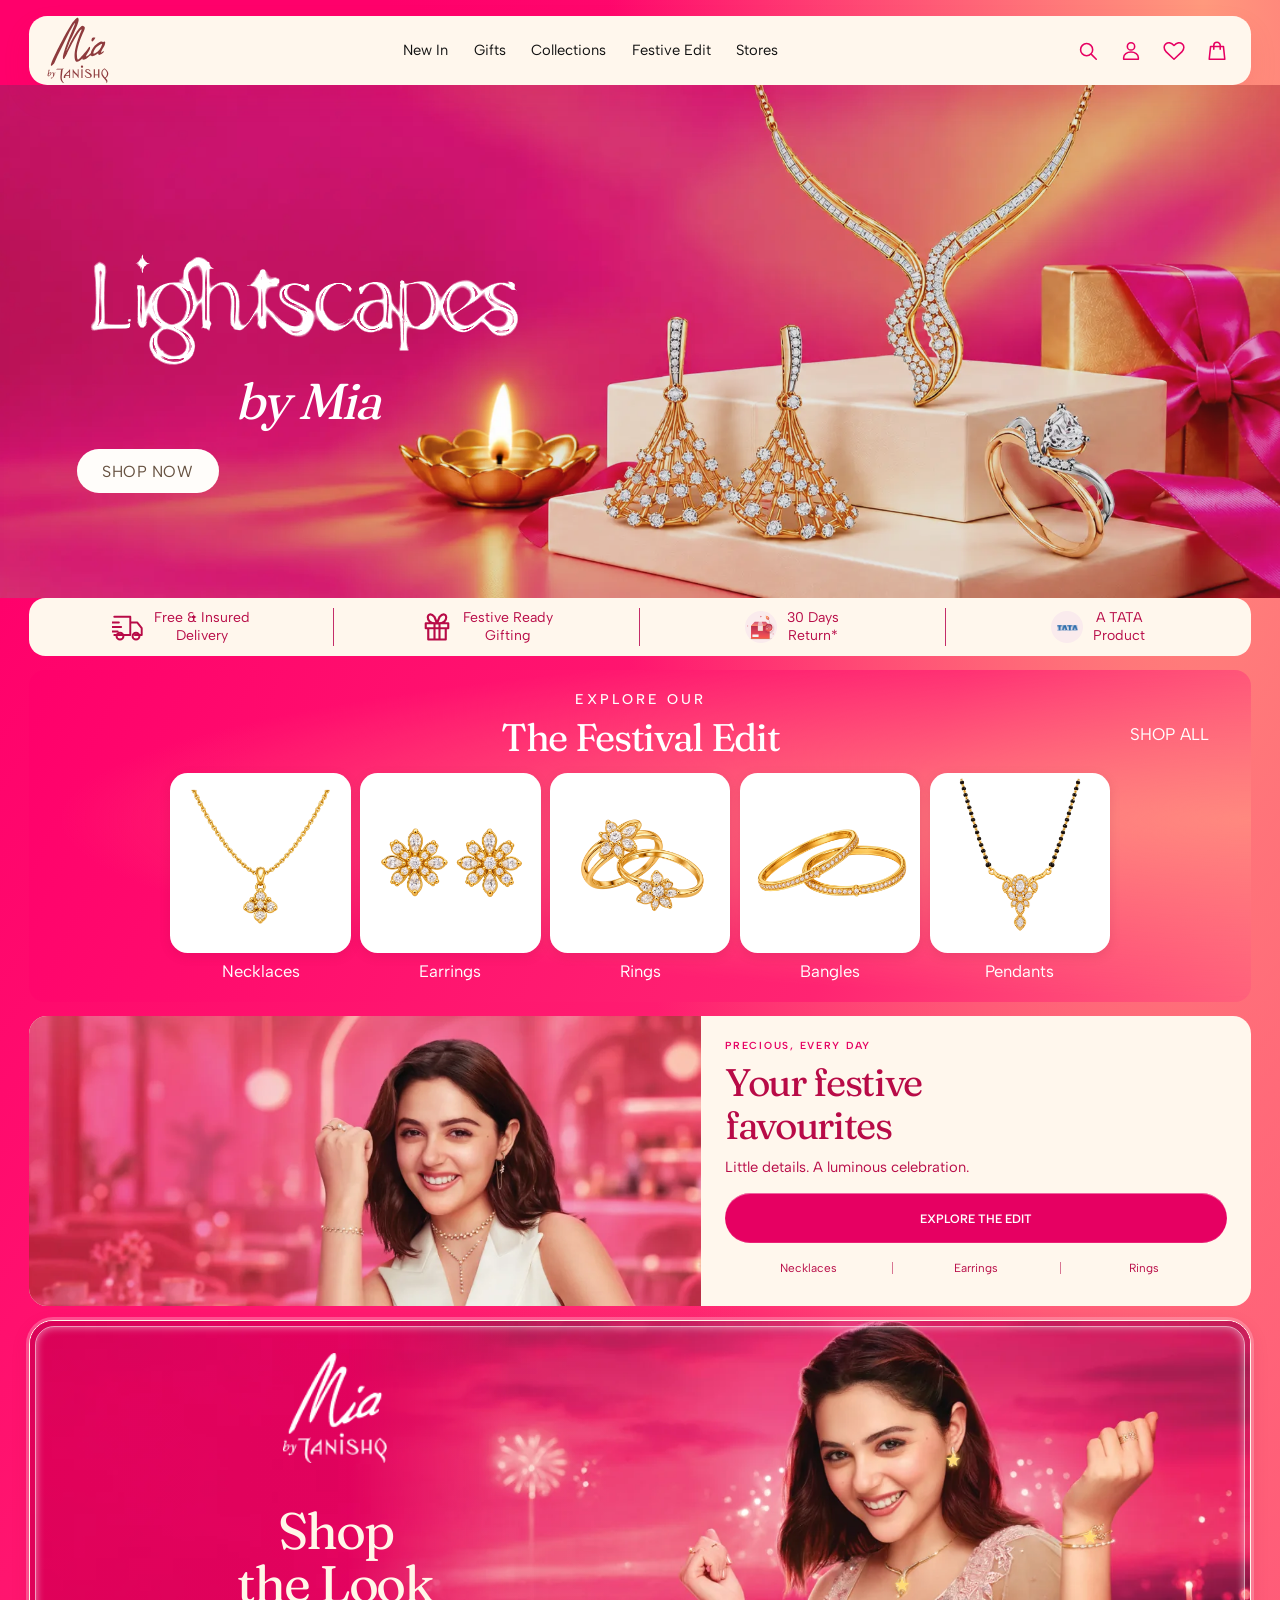
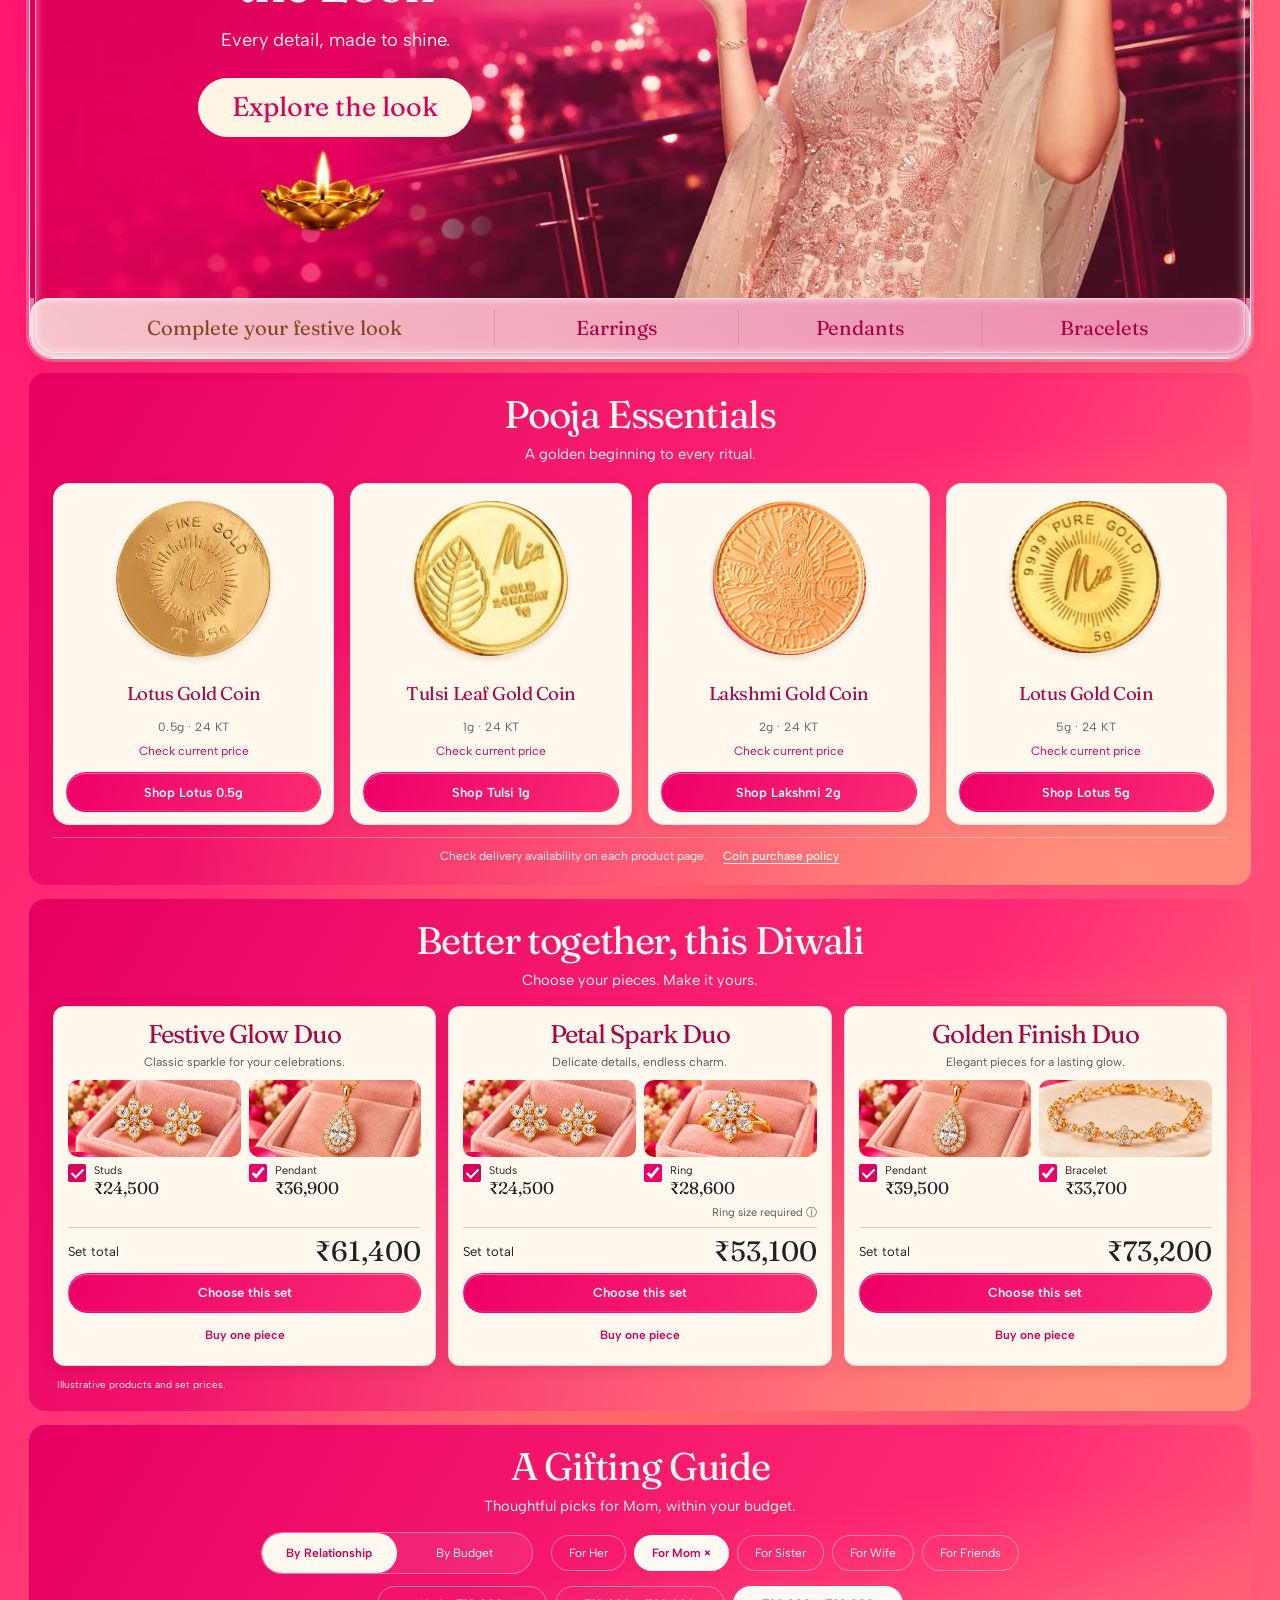
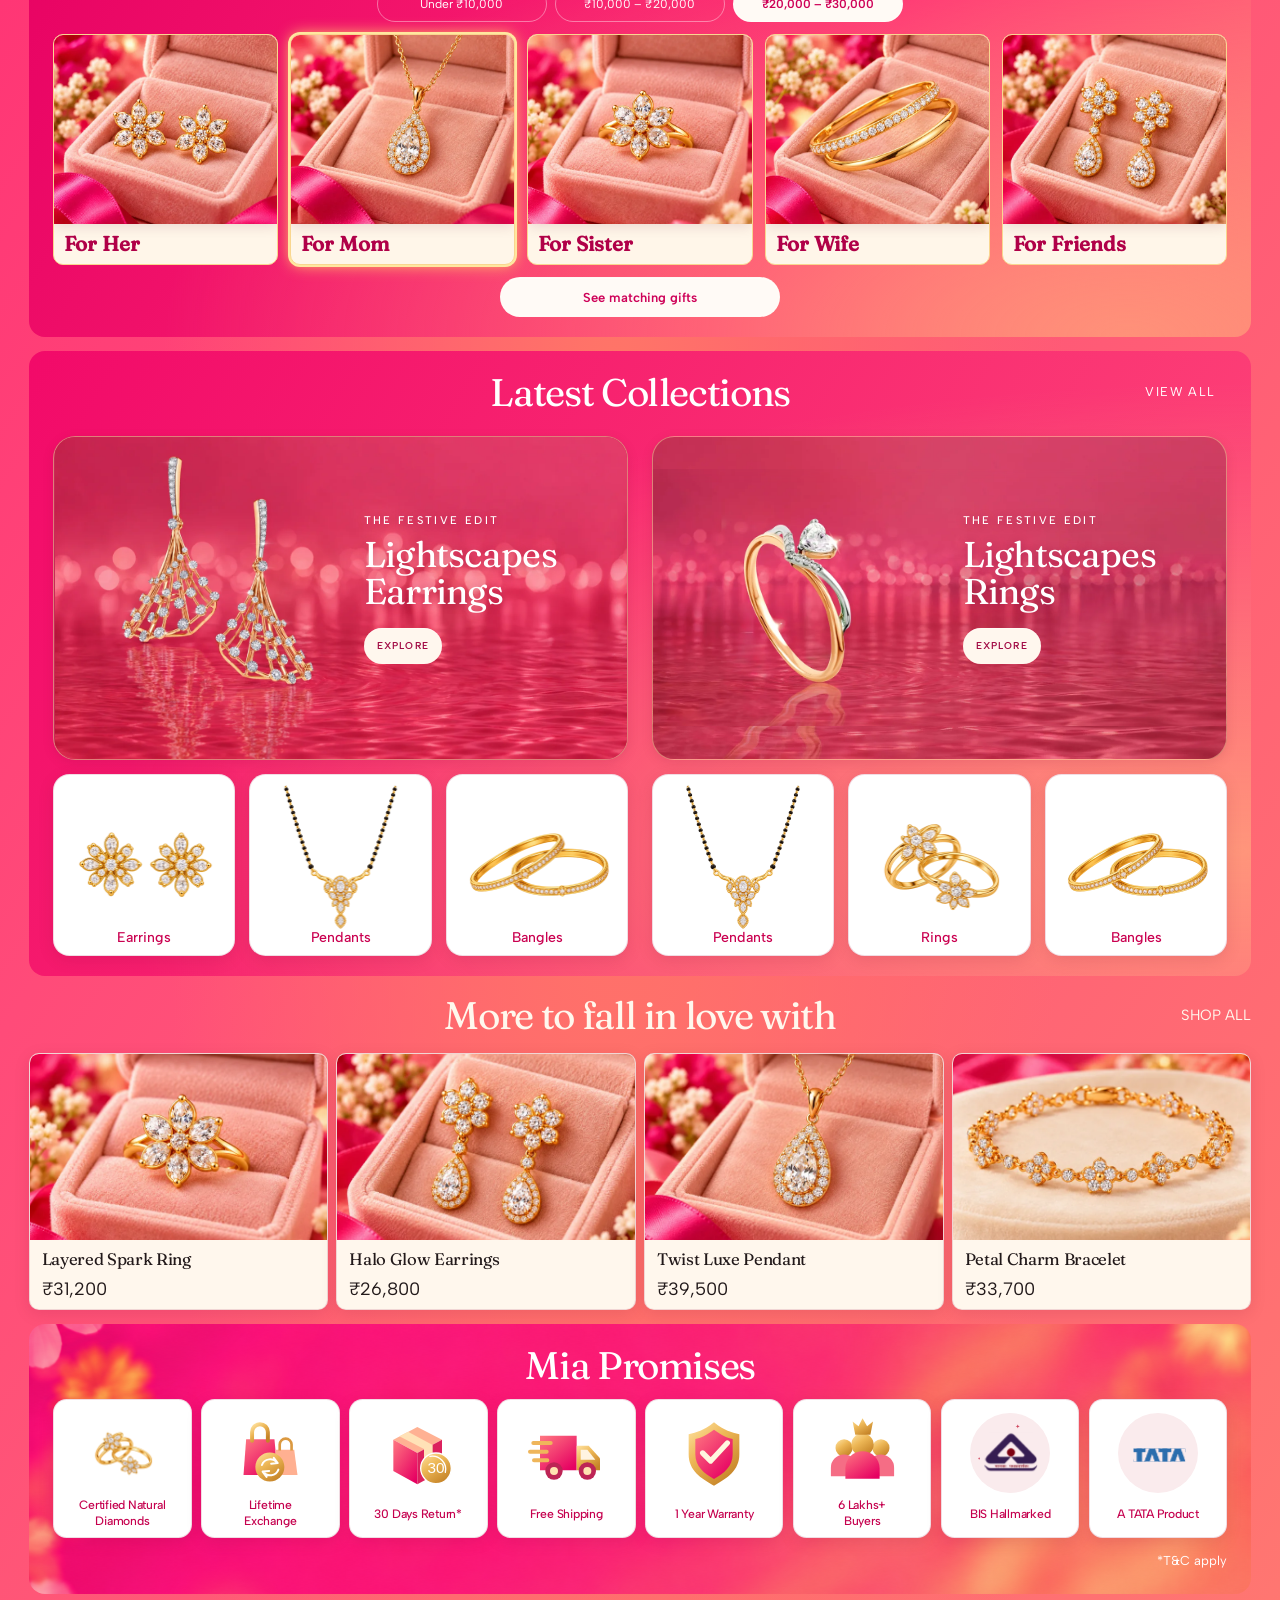
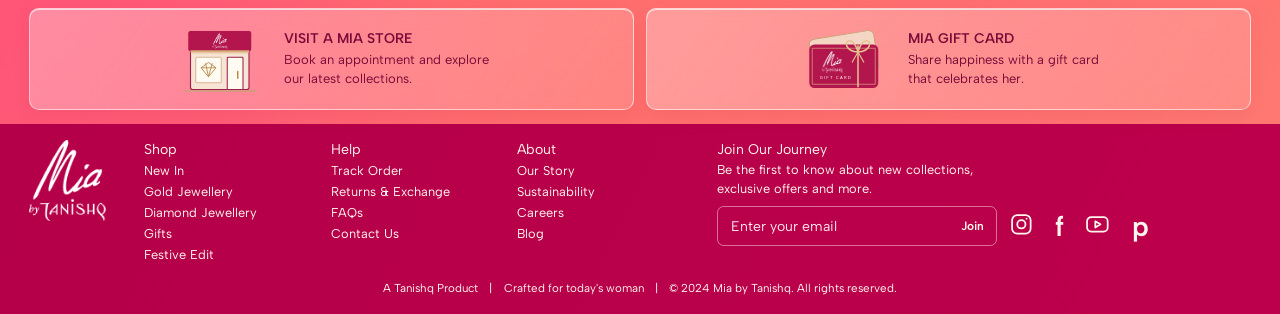
<file: index.html>
<!doctype html>
<html lang="en">
<head>
<meta charset="utf-8"><meta name="viewport" content="width=device-width, initial-scale=1"><meta name="theme-color" content="#f8066b">
<title>Lightscapes by Mia</title><meta name="description" content="Lightscapes by Mia. Shop the festive jewellery look.">
<link rel="preload" as="image" href="assets/look-diya.png" fetchpriority="high">
<style>
.mia-preloader{position:fixed;inset:0;z-index:10000;display:grid;place-items:center;overflow:hidden;background:radial-gradient(ellipse at 75% 90%,#ff997d 0,transparent 65%),linear-gradient(135deg,#e60062,#ff2672 65%,#ff617b);color:#fff7ef;opacity:0;visibility:hidden;pointer-events:none;transition:opacity .42s ease,visibility .42s;isolation:isolate}
html.mia-loading{overflow:hidden}html.mia-loading .mia-preloader{opacity:1;visibility:visible;pointer-events:auto;transition:none}
.mia-preloader-content{display:flex;flex-direction:column;align-items:center;text-align:center;width:min(84vw,360px);padding:24px;position:relative}
.mia-preloader-logo{width:89px;height:94px;object-fit:contain;margin-bottom:18px;filter:drop-shadow(0 0 18px #fff7ef55)}
.mia-preloader-diya{width:124px;height:106px;overflow:visible;fill:none;stroke:#ffe2a1;stroke-width:1.3;flex-shrink:0}
.mia-preloader-flame{animation:mia-loader-flicker .72s ease-in-out infinite alternate}
.mia-preloader-halo{animation:mia-loader-glow 1.8s ease-in-out infinite alternate;transform-origin:448px 1240px}
.mia-preloader-title{font:400 clamp(27px,5.6vw,34px)/1.15 "Fraunces",Georgia,serif;letter-spacing:-.6px;margin:14px 0 12px}
.mia-preloader-caption{font:500 10px/1.6 "Albert Sans",Arial,sans-serif;letter-spacing:2.3px;margin:0;color:#fff7ef}
.mia-preloader-track{width:112px;height:2px;background:#fff7ef40;overflow:hidden;border-radius:2px;margin-top:25px}
.mia-preloader-track:after{content:"";display:block;width:55%;height:100%;background:linear-gradient(90deg,transparent,#ffe2a1,#fff7ef,transparent);animation:mia-loader-shimmer 1.35s ease-in-out infinite}
.mia-preloader-spark{position:absolute;width:7px;height:7px;background:#fff3c8;clip-path:polygon(50% 0,61% 39%,100% 50%,61% 61%,50% 100%,39% 61%,0 50%,39% 39%);animation:mia-loader-sparkle 1.8s ease-in-out infinite alternate;pointer-events:none}
.mia-preloader-spark:nth-child(1){left:16%;top:38%;animation-delay:-.9s}.mia-preloader-spark:nth-child(2){right:16%;top:29%;width:11px;height:11px;animation-delay:-.3s}.mia-preloader-spark:nth-child(3){right:22%;top:61%;animation-delay:-1.4s}
@keyframes mia-loader-flicker{0%{opacity:.86;filter:brightness(.96)}40%{opacity:1;filter:brightness(1.12)}100%{opacity:.94;filter:brightness(1.02)}}
@keyframes mia-loader-glow{from{opacity:.4;transform:scale(.85)}to{opacity:.85;transform:scale(1.15)}}
@keyframes mia-loader-shimmer{from{transform:translateX(-110%)}to{transform:translateX(290%)}}
@keyframes mia-loader-sparkle{from{opacity:.25;transform:scale(.65)}to{opacity:1;transform:scale(1.15)}}
@media(prefers-reduced-motion:reduce){.mia-preloader,.mia-preloader *,.mia-preloader *:after{animation:none!important;transition:none!important}}
</style>
<script>
// Independent of the shop script: always release the page, even if an asset fails.
(()=>{
 const root=document.documentElement,start=performance.now();let dismissed=false;
 root.classList.add('mia-loading');
 const guard=setTimeout(()=>dismiss(true),4000);
 function dismiss(immediate=false){
  if(dismissed)return;
  dismissed=true;clearTimeout(guard);
  const reduced=matchMedia('(prefers-reduced-motion: reduce)').matches;
  setTimeout(()=>{
   root.classList.remove('mia-loading');
   document.getElementById('mia-preloader')?.setAttribute('aria-hidden','true');
   document.getElementById('top')?.removeAttribute('inert');
  },immediate||reduced?0:Math.max(0,1100-(performance.now()-start)));
 }
 document.addEventListener('DOMContentLoaded',()=>{
  if(dismissed)return;
  document.getElementById('top')?.setAttribute('inert','');
  const hero=document.querySelector('.hero-art img');
  const ready=()=>{if(hero?.decode)hero.decode().catch(()=>{}).then(()=>dismiss());else dismiss()};
  if(!hero||hero.complete)ready();
  else{hero.addEventListener('load',ready,{once:true});hero.addEventListener('error',()=>dismiss(),{once:true})}
 },{once:true});
 window.addEventListener('pageshow',event=>{if(event.persisted)dismiss(true)});
 document.addEventListener('keydown',event=>{if(event.key==='Escape')dismiss(true)});
})();
</script>
<link rel="preload" as="image" href="assets/hero-classic-desktop.webp" media="(min-width:701px)"><link rel="preload" as="image" href="assets/hero-classic-mobile.webp" media="(max-width:700px)">
<link rel="stylesheet" href="fonts.css?v=brief-20261023">
<link rel="stylesheet" href="styles.css?v=desktop-diya-position-20261026"><script src="app.js?v=mia-destinations-20261029" defer></script>
</head>
<body>
<div class="mia-preloader" id="mia-preloader" role="status" aria-label="Mia is lighting up your Diwali. Loading the collection.">
 <div class="mia-preloader-content" aria-hidden="true">
  <i class="mia-preloader-spark"></i><i class="mia-preloader-spark"></i><i class="mia-preloader-spark"></i>
  <img class="mia-preloader-logo" src="assets/mia-white-logo.png" width="89" height="94" alt="" fetchpriority="high">
  <svg class="mia-preloader-diya" viewBox="220 1130 460 310" aria-hidden="true">
   <defs>
    <radialGradient id="mia-loader-light"><stop stop-color="#fff5c9" stop-opacity=".55"/><stop offset="1" stop-color="#ffe2a1" stop-opacity="0"/></radialGradient>
    <clipPath id="mia-loader-photo-bowl"><path d="M239 1282Q264 1287 292 1303L293 1263Q298 1257 308 1270L337 1282Q343 1253 360 1246Q384 1243 431 1275L470 1278Q492 1257 530 1248Q545 1254 551 1281L605 1262Q614 1260 610 1280L605 1300Q638 1281 655 1280Q636 1332 601 1357Q571 1405 485 1419Q402 1430 330 1405Q277 1379 260 1339Z"/></clipPath>
    <clipPath id="mia-loader-photo-flame"><path d="M449 1158C434 1171 429 1228 431 1284L435 1316H465L467 1283C465 1234 458 1168 449 1158Z"/></clipPath>
   </defs>
   <circle class="mia-preloader-halo" cx="448" cy="1240" r="112" fill="url(#mia-loader-light)" stroke="none"/>
   <image href="assets/look-diya.png" width="887" height="1774" clip-path="url(#mia-loader-photo-bowl)"/>
   <g class="mia-preloader-flame"><image href="assets/look-diya.png" width="887" height="1774" clip-path="url(#mia-loader-photo-flame)"/></g>
  </svg>
  <p class="mia-preloader-title">Lightscapes by Mia</p>
  <p class="mia-preloader-caption">LIGHTING UP YOUR DIWALI</p>
  <span class="mia-preloader-track"></span>
 </div>
</div>
<div class="site" id="top">
<header class="header shell">
<button class="icon-button menu-toggle" data-action="menu" aria-label="Open menu" aria-expanded="false"><svg><use href="#menu"/></svg></button>
<a class="brand" href="#top" aria-label="Mia by Tanishq home"><img src="assets/mia-company-logo.svg" width="80" height="80" alt="Mia by Tanishq" fetchpriority="high"></a>
<nav class="navigation" aria-label="Main navigation"><a href="#more">New In</a><a href="https://www.miabytanishq.com/en_IN/mia-gifting">Gifts</a><a href="https://www.miabytanishq.com/en_IN/collections">Collections</a><a href="https://www.miabytanishq.com/en_IN/collections/lightscapes">Festive Edit</a><button data-action="stores">Stores</button></nav>
<div class="header-actions"><button class="icon-button" data-action="search" aria-label="Search jewellery"><svg><use href="#search"/></svg></button><button class="icon-button account" data-action="account" aria-label="Account"><svg><use href="#user"/></svg></button><button class="icon-button" data-action="wishlist" aria-label="Wishlist"><svg><use href="#heart"/></svg><span class="count" id="wish-count" hidden>0</span></button><button class="icon-button" data-action="bag" aria-label="Shopping bag"><svg><use href="#bag"/></svg><span class="count" id="bag-count" hidden>0</span></button></div>
</header>
<section class="hero hero-spotlight hero-classic" aria-labelledby="hero-title">
<picture class="hero-art"><source media="(max-width: 700px)" srcset="assets/hero-classic-mobile.webp" width="1018" height="1545"><img src="assets/hero-classic-desktop.webp" width="1983" height="793" fetchpriority="high" alt="Flame-shaped diamond necklace, cascading gold diamond earrings and a two-tone pear diamond ring on cream gift boxes with pink ribbon and a glowing brass diya"></picture>
<div class="hero-product-links"><svg class="hero-links-desktop" viewBox="0 0 1983 793" preserveAspectRatio="xMidYMax slice" role="group" aria-label="Shop hero jewellery"><a href="https://www.miabytanishq.com/en_IN/radiant-cascading-diamond-jhumka/553126jmeafa09.html" target="_top" aria-label="Shop Radiant Cascading Diamond Jhumka earrings"><path d="M1015 345H1080L1090 510 1160 695 925 695 995 510ZM1195 355H1265L1275 515 1340 715 1120 715 1180 515Z"/></a></svg><svg class="hero-links-mobile" viewBox="0 0 1018 1545" preserveAspectRatio="xMidYMax slice" role="group" aria-label="Shop hero jewellery"><a href="https://www.miabytanishq.com/en_IN/radiant-cascading-diamond-jhumka/553126jmeafa09.html" target="_top" aria-label="Shop Radiant Cascading Diamond Jhumka earrings"><path d="M245 980H310L315 1130 370 1320 160 1320 230 1130ZM410 985H475L480 1130 550 1330 340 1330 395 1130Z"/></a></svg></div>
<div class="hero-flame" aria-hidden="true"><svg class="hero-flame-desktop" viewBox="0 0 1983 793" preserveAspectRatio="xMidYMax slice"><defs><clipPath id="classic-flame-desktop"><path d="M780 462C791 478 795 525 794 556C793 577 783 587 775 587C762 586 754 574 757 552C760 516 767 476 780 462Z"/></clipPath></defs><ellipse class="hero-flame-halo" cx="775" cy="534" rx="28" ry="52"/><g class="hero-flame-motion"><image href="assets/hero-classic-desktop.webp" width="1983" height="793" clip-path="url(#classic-flame-desktop)"/></g></svg><svg class="hero-flame-mobile" viewBox="0 0 1018 1545" preserveAspectRatio="xMidYMax slice"><defs><clipPath id="classic-flame-mobile"><path d="M129 953C139 963 146 1006 145 1041C144 1060 136 1070 127 1070C117 1068 111 1058 113 1039C114 1007 121 964 129 953Z"/></clipPath></defs><ellipse class="hero-flame-halo" cx="128" cy="1016" rx="28" ry="52"/><g class="hero-flame-motion"><image href="assets/hero-classic-mobile.webp" width="1018" height="1545" clip-path="url(#classic-flame-mobile)"/></g></svg></div>
<div class="hero-diamond-shine" aria-hidden="true"><svg class="diamond-shine-desktop" viewBox="0 0 1983 793" preserveAspectRatio="xMidYMax slice"><g transform="translate(1399 326)"><g class="diamond-glint" style="--glint-delay:-0.00s"><circle class="diamond-glint-halo" r="15"/><path class="diamond-glint-ray" d="M0-24 3-4 20 0 3 4 0 24-3 4-20 0-3-4Z"/><circle class="diamond-glint-core" r="3"/></g></g><g transform="translate(1454 399)"><g class="diamond-glint" style="--glint-delay:-0.37s"><circle class="diamond-glint-halo" r="15"/><path class="diamond-glint-ray" d="M0-24 3-4 20 0 3 4 0 24-3 4-20 0-3-4Z"/><circle class="diamond-glint-core" r="3"/></g></g><g transform="translate(1504 209)"><g class="diamond-glint" style="--glint-delay:-0.74s"><circle class="diamond-glint-halo" r="15"/><path class="diamond-glint-ray" d="M0-24 3-4 20 0 3 4 0 24-3 4-20 0-3-4Z"/><circle class="diamond-glint-core" r="3"/></g></g><g transform="translate(1045 478)"><g class="diamond-glint" style="--glint-delay:-1.11s"><circle class="diamond-glint-halo" r="15"/><path class="diamond-glint-ray" d="M0-24 3-4 20 0 3 4 0 24-3 4-20 0-3-4Z"/><circle class="diamond-glint-core" r="3"/></g></g><g transform="translate(1020 633)"><g class="diamond-glint" style="--glint-delay:-1.48s"><circle class="diamond-glint-halo" r="15"/><path class="diamond-glint-ray" d="M0-24 3-4 20 0 3 4 0 24-3 4-20 0-3-4Z"/><circle class="diamond-glint-core" r="3"/></g></g><g transform="translate(1228 487)"><g class="diamond-glint" style="--glint-delay:-1.85s"><circle class="diamond-glint-halo" r="15"/><path class="diamond-glint-ray" d="M0-24 3-4 20 0 3 4 0 24-3 4-20 0-3-4Z"/><circle class="diamond-glint-core" r="3"/></g></g><g transform="translate(1265 621)"><g class="diamond-glint" style="--glint-delay:-2.22s"><circle class="diamond-glint-halo" r="15"/><path class="diamond-glint-ray" d="M0-24 3-4 20 0 3 4 0 24-3 4-20 0-3-4Z"/><circle class="diamond-glint-core" r="3"/></g></g><g transform="translate(1644 541)"><g class="diamond-glint" style="--glint-delay:-2.59s"><circle class="diamond-glint-halo" r="15"/><path class="diamond-glint-ray" d="M0-24 3-4 20 0 3 4 0 24-3 4-20 0-3-4Z"/><circle class="diamond-glint-core" r="3"/></g></g></svg><svg class="diamond-shine-mobile" viewBox="0 0 1018 1545" preserveAspectRatio="xMidYMax slice"><g transform="translate(536 912)"><g class="diamond-glint" style="--glint-delay:-0.00s"><circle class="diamond-glint-halo" r="15"/><path class="diamond-glint-ray" d="M0-24 3-4 20 0 3 4 0 24-3 4-20 0-3-4Z"/><circle class="diamond-glint-core" r="3"/></g></g><g transform="translate(596 998)"><g class="diamond-glint" style="--glint-delay:-0.37s"><circle class="diamond-glint-halo" r="15"/><path class="diamond-glint-ray" d="M0-24 3-4 20 0 3 4 0 24-3 4-20 0-3-4Z"/><circle class="diamond-glint-core" r="3"/></g></g><g transform="translate(743 733)"><g class="diamond-glint" style="--glint-delay:-0.74s"><circle class="diamond-glint-halo" r="15"/><path class="diamond-glint-ray" d="M0-24 3-4 20 0 3 4 0 24-3 4-20 0-3-4Z"/><circle class="diamond-glint-core" r="3"/></g></g><g transform="translate(281 1109)"><g class="diamond-glint" style="--glint-delay:-1.11s"><circle class="diamond-glint-halo" r="15"/><path class="diamond-glint-ray" d="M0-24 3-4 20 0 3 4 0 24-3 4-20 0-3-4Z"/><circle class="diamond-glint-core" r="3"/></g></g><g transform="translate(247 1240)"><g class="diamond-glint" style="--glint-delay:-1.48s"><circle class="diamond-glint-halo" r="15"/><path class="diamond-glint-ray" d="M0-24 3-4 20 0 3 4 0 24-3 4-20 0-3-4Z"/><circle class="diamond-glint-core" r="3"/></g></g><g transform="translate(445 1115)"><g class="diamond-glint" style="--glint-delay:-1.85s"><circle class="diamond-glint-halo" r="15"/><path class="diamond-glint-ray" d="M0-24 3-4 20 0 3 4 0 24-3 4-20 0-3-4Z"/><circle class="diamond-glint-core" r="3"/></g></g><g transform="translate(481 1254)"><g class="diamond-glint" style="--glint-delay:-2.22s"><circle class="diamond-glint-halo" r="15"/><path class="diamond-glint-ray" d="M0-24 3-4 20 0 3 4 0 24-3 4-20 0-3-4Z"/><circle class="diamond-glint-core" r="3"/></g></g><g transform="translate(811 1167)"><g class="diamond-glint" style="--glint-delay:-2.59s"><circle class="diamond-glint-halo" r="15"/><path class="diamond-glint-ray" d="M0-24 3-4 20 0 3 4 0 24-3 4-20 0-3-4Z"/><circle class="diamond-glint-core" r="3"/></g></g></svg></div>
<div class="hero-copy"><picture class="campaign-logo-wrap"><source media="(max-width: 700px)" srcset="assets/mia-lockup-white.svg" width="116" height="112"><img class="campaign-logo" src="assets/mia-white-logo.png" alt="Mia by Tanishq" width="89" height="94"></picture><h1 id="hero-title"><svg class="lightscapes-original-wordmark" viewBox="1030 225 750 200" role="img" aria-label="Lightscapes"><defs><clipPath id="lightscapes-lettering-only"><path d="M1030 225H1780V400H1280V425H1030Z"/></clipPath><filter id="lightscapes-ink" color-interpolation-filters="sRGB"><feColorMatrix type="matrix" values="0 0 0 0 1  0 0 0 0 1  0 0 0 0 1  0 5 0 0 -3"/></filter></defs><image href="assets/mia-original-hero-desktop.webp" width="1920" height="860" clip-path="url(#lightscapes-lettering-only)" filter="url(#lightscapes-ink)"/></svg><span>by Mia</span></h1><a class="pill hero-cta" href="https://www.miabytanishq.com/en_IN/collections/lightscapes">SHOP NOW</a></div>
</section>
<section class="trust shell" aria-label="Shopping benefits"><div><svg><use href="#truck"/></svg><span><span class="trust-line">Free &amp; Insured</span><span class="trust-line">Delivery</span></span></div><div><svg><use href="#gift"/></svg><span><span class="trust-line">Festive Ready</span><span class="trust-line">Gifting</span></span></div><div><img class="trust-mark" src="assets/mia-original-return.svg" alt="" width="32" height="32"><a href="https://www.miabytanishq.com/en_IN/content/privacy-policy?cid=returnpolicy" title="30 days for gold, diamond and gemstone jewellery; 7 days for silver. Coins and gift cards excluded. Terms apply."><span class="trust-line">30 Days</span><span class="trust-line">Return*</span></a></div><div><img class="trust-mark" src="assets/mia-original-tata.svg" alt="" width="32" height="32"><span><span class="trust-line">A TATA</span><span class="trust-line">Product</span></span></div></section>
<main>
<section class="festival-edit shell" id="featured" aria-labelledby="festival-title">
  <header class="festival-heading"><p>EXPLORE OUR</p><h2 id="festival-title">The Festival Edit</h2><button class="shop-link" data-action="festival">SHOP ALL</button></header>
  <div class="festival-grid" aria-label="Shop jewellery categories">
    <button class="festival-card" data-category="necklaces"><span class="festival-image"><img src="assets/necklaces.webp" alt="Gold necklace with a diamond floral pendant" width="640" height="640" loading="lazy"></span><span class="festival-label">Necklaces</span></button>
    <button class="festival-card" data-category="earrings"><span class="festival-image"><img src="assets/earrings.webp" alt="Floral gold and diamond earrings" width="640" height="640" loading="lazy"></span><span class="festival-label">Earrings</span></button>
    <button class="festival-card" data-category="rings"><span class="festival-image"><img src="assets/rings.webp" alt="Floral gold and diamond rings" width="640" height="640" loading="lazy"></span><span class="festival-label">Rings</span></button>
    <button class="festival-card" data-category="bangles"><span class="festival-image"><img src="assets/bangles.webp" alt="Gold bangles set with diamonds" width="640" height="640" loading="lazy"></span><span class="festival-label">Bangles</span></button>
    <button class="festival-card" data-category="pendants"><span class="festival-image"><img src="assets/pendants.webp" alt="Gold and diamond pendant with a black beaded chain" width="640" height="640" loading="lazy"></span><span class="festival-label">Pendants</span></button>
  </div>
  <button class="festival-mobile-shop shop-link" data-action="festival">SHOP ALL</button>
</section>
<section class="offer shell campaign-offer precious-ivory" id="offers" aria-labelledby="offer-title"><div class="offer-art"><img src="assets/campaign-everyday-portrait.webp" width="1000" height="811" alt="Mia campaign portrait featuring layered necklaces, earrings, rings and bracelets" loading="lazy"></div><div class="offer-copy"><span class="campaign-kicker">PRECIOUS, EVERY DAY</span><h2 id="offer-title">Your festive<span>favourites</span></h2><p>Little details. A luminous celebration.</p><a class="pill pink" href="https://www.miabytanishq.com/en_IN/jewellery">EXPLORE THE EDIT</a><nav class="precious-categories" aria-label="Explore the festive jewellery edit"><button type="button" data-category="necklaces">Necklaces</button><button type="button" data-category="earrings">Earrings</button><button type="button" data-category="rings">Rings</button></nav></div></section>
<section class="shop-look shell look-approved" id="shop-the-look" aria-labelledby="look-title">
 <div class="look-approved-scene">
  <div class="look-approved-photo"><svg class="look-approved-desktop" viewBox="0 180 1184 850" preserveAspectRatio="xMidYMid slice" role="group" aria-label="Shop jewellery in the festive look"><image href="assets/campaign-festive-portrait.webp" width="1184" height="1200"/><foreignObject x="725" y="338" width="140" height="140"><button xmlns="http://www.w3.org/1999/xhtml" class="look-point" data-category="earrings" aria-label="Explore earrings"><span aria-hidden="true">★</span></button></foreignObject><foreignObject x="658" y="503" width="140" height="140"><button xmlns="http://www.w3.org/1999/xhtml" class="look-point" data-category="pendants" aria-label="Explore pendants"><span aria-hidden="true">★</span></button></foreignObject><foreignObject x="904" y="440" width="140" height="140"><button xmlns="http://www.w3.org/1999/xhtml" class="look-point" data-category="bracelets" aria-label="Explore bracelets"><span aria-hidden="true">★</span></button></foreignObject></svg><svg class="look-approved-mobile" viewBox="300 180 850 650" preserveAspectRatio="xMidYMid slice" role="group" aria-label="Shop jewellery in the festive look"><image href="assets/campaign-festive-portrait.webp" width="1184" height="1200"/><foreignObject x="725" y="338" width="140" height="140"><button xmlns="http://www.w3.org/1999/xhtml" class="look-point" data-category="earrings" aria-label="Explore earrings"><span aria-hidden="true">★</span></button></foreignObject><foreignObject x="658" y="503" width="140" height="140"><button xmlns="http://www.w3.org/1999/xhtml" class="look-point" data-category="pendants" aria-label="Explore pendants"><span aria-hidden="true">★</span></button></foreignObject><foreignObject x="904" y="440" width="140" height="140"><button xmlns="http://www.w3.org/1999/xhtml" class="look-point" data-category="bracelets" aria-label="Explore bracelets"><span aria-hidden="true">★</span></button></foreignObject></svg></div>
  <div class="look-approved-copy"><img src="assets/mia-white-logo.png" width="89" height="94" class="look-approved-logo" alt="Mia by Tanishq"><h2 id="look-title">Shop<span class="look-title-break"><br></span> the Look</h2><p>Every detail, made to shine.</p><button class="look-approved-cta" data-action="look">Explore the look</button></div>
  <svg class="look-approved-diya" viewBox="0 0 600 400" aria-hidden="true" focusable="false">
   <defs><clipPath id="look-flame-clip"><path d="M300 14C324 46 354 119 347 165L325 222H274L249 156C247 110 278 30 300 14Z"/></clipPath></defs>
   <image href="assets/look-lotus-diya.webp" width="600" height="400"/>
   <g class="look-diya-flame"><image href="assets/look-lotus-diya.webp" width="600" height="400" clip-path="url(#look-flame-clip)"/></g>
  </svg>
 </div>
 <nav class="look-approved-rail" aria-label="Complete your festive look"><span class="look-rail-intro">Complete your festive look</span><button data-category="earrings">Earrings</button><button data-category="pendants">Pendants</button><button data-category="bracelets">Bracelets</button><button class="look-rail-explore" data-action="look">Explore the look</button></nav>
</section>
<section class="cro-section cro-pooja shell" id="gifts" aria-labelledby="pooja-title"><header class="cro-heading"><h2 id="pooja-title">Pooja Essentials</h2><p>A golden beginning to every ritual.</p></header><div class="cro-coins"><article class="cro-coin"><a class="cro-coin-image" href="https://www.miabytanishq.com/en_IN/0.5-gm-24-karat-lotus-gold-coin/602923zpzaas00.html" aria-label="View Lotus Gold Coin, 0.5g"><img src="assets/mia-coin-lotus-half-cutout.svg" alt="Original Mia Lotus Gold Coin, 0.5g, 24 karat" width="480" height="480" loading="lazy"></a><div class="cro-coin-copy"><h3>Lotus Gold Coin</h3><p>0.5g · 24 KT</p><a class="cro-price-link" href="https://www.miabytanishq.com/en_IN/0.5-gm-24-karat-lotus-gold-coin/602923zpzaas00.html">Check current price</a><a class="cro-button" href="https://www.miabytanishq.com/en_IN/0.5-gm-24-karat-lotus-gold-coin/602923zpzaas00.html">Shop Lotus 0.5g</a></div></article><article class="cro-coin"><a class="cro-coin-image" href="https://www.miabytanishq.com/en_IN/1-gm-24-karat-tulsi-leaf-gold-coin-%289999-purity%29/602821zwpaaw00.html" aria-label="View Tulsi Leaf Gold Coin, 1g"><img src="assets/mia-coin-tulsi-cutout.svg?v=round2" alt="Original Mia Tulsi Leaf Gold Coin, 1g, 24 karat" width="480" height="480" loading="lazy"></a><div class="cro-coin-copy"><h3>Tulsi Leaf Gold Coin</h3><p>1g · 24 KT</p><a class="cro-price-link" href="https://www.miabytanishq.com/en_IN/1-gm-24-karat-tulsi-leaf-gold-coin-%289999-purity%29/602821zwpaaw00.html">Check current price</a><a class="cro-button" href="https://www.miabytanishq.com/en_IN/1-gm-24-karat-tulsi-leaf-gold-coin-%289999-purity%29/602821zwpaaw00.html">Shop Tulsi 1g</a></div></article><article class="cro-coin"><a class="cro-coin-image" href="https://www.miabytanishq.com/en_IN/2-gm-24-karat-prosperous-lakshmi-gold-coin/60mq26zawaaw00.html" aria-label="View Lakshmi Gold Coin, 2g"><img src="assets/mia-coin-lakshmi-cutout.svg?v=round2" alt="Original Mia Lakshmi Gold Coin, 2g, 24 karat" width="480" height="480" loading="lazy"></a><div class="cro-coin-copy"><h3>Lakshmi Gold Coin</h3><p>2g · 24 KT</p><a class="cro-price-link" href="https://www.miabytanishq.com/en_IN/2-gm-24-karat-prosperous-lakshmi-gold-coin/60mq26zawaaw00.html">Check current price</a><a class="cro-button" href="https://www.miabytanishq.com/en_IN/2-gm-24-karat-prosperous-lakshmi-gold-coin/60mq26zawaaw00.html">Shop Lakshmi 2g</a></div></article><article class="cro-coin"><a class="cro-coin-image" href="https://www.miabytanishq.com/en_IN/5-gm-24-karat-lotus-gold-coin-%289999-purity%29/602820zicaaw00.html" aria-label="View Lotus Gold Coin, 5g"><img src="assets/mia-coin-lotus-cutout.svg?v=round2" alt="Original Mia Lotus Gold Coin, 5g, 24 karat" width="480" height="480" loading="lazy"></a><div class="cro-coin-copy"><h3>Lotus Gold Coin</h3><p>5g · 24 KT</p><a class="cro-price-link" href="https://www.miabytanishq.com/en_IN/5-gm-24-karat-lotus-gold-coin-%289999-purity%29/602820zicaaw00.html">Check current price</a><a class="cro-button" href="https://www.miabytanishq.com/en_IN/5-gm-24-karat-lotus-gold-coin-%289999-purity%29/602820zicaaw00.html">Shop Lotus 5g</a></div></article></div><div class="pooja-shopping-note"><span>Check delivery availability on each product page.</span><a href="https://www.miabytanishq.com/en_IN/content/privacy-policy?cid=clc">Coin purchase policy</a></div></section><section class="cro-section cro-sets shell" id="diwali-bundles" aria-labelledby="bundles-title"><header class="cro-heading cro-gift-heading"><h2 id="bundles-title">Better together,<br> this Diwali</h2><p>Choose your pieces. Make it yours.</p></header><div class="bundle-tabs cro-set-tabs" role="group" aria-label="Choose a Diwali set"><button id="bundle-tab-glow" data-bundle-tab="glow" aria-pressed="true" aria-controls="bundle-glow">Glow</button><button id="bundle-tab-petal" data-bundle-tab="petal" aria-pressed="false" aria-controls="bundle-petal">Petal</button><button id="bundle-tab-golden" data-bundle-tab="golden" aria-pressed="false" aria-controls="bundle-golden">Golden</button></div><div class="cro-sets-grid" id="bundles-grid"></div><p class="cro-note">Illustrative products and set prices.</p></section><section class="cro-section cro-guide shell" id="gifting-guide" aria-labelledby="guide-title"><header class="cro-heading cro-gift-heading"><h2 id="guide-title">A Gifting Guide</h2><p id="guide-subtitle">Thoughtful picks for Mom, within your budget.</p></header><div class="cro-guide-controls"><div class="guide-tabs cro-mode-tabs" role="tablist" aria-label="Find a jewellery gift"><button id="guide-relationship-tab" role="tab" aria-selected="true" aria-controls="guide-panel" data-guide-mode="relationship">By Relationship</button><button id="guide-budget-tab" role="tab" aria-selected="false" aria-controls="guide-panel" tabindex="-1" data-guide-mode="budget">By Budget</button></div><div id="cro-recipients" class="cro-chips" aria-label="Choose recipient"></div></div><div id="cro-budgets" class="cro-chips cro-budget-chips" aria-label="Choose budget"></div><div id="guide-panel" role="tabpanel" aria-labelledby="guide-relationship-tab"><div class="cro-guide-grid" id="guide-grid"></div></div><button class="cro-button cro-matching" id="cro-matching">See matching gifts</button></section>
<section class="latest-collections shell" id="latest-collections" aria-labelledby="latest-title">
  <header class="latest-heading"><h2 id="latest-title">Latest Collections</h2><button class="shop-link" data-action="collections">VIEW ALL</button></header>
  <div class="collection-duet">
    <article class="collection-group">
      <button class="collection-banner collection-gold campaign-collection" data-category="earrings" aria-label="Explore earrings"><img class="campaign-collection-photo" src="assets/campaign-earrings.webp" alt="" width="1400" height="788" loading="lazy"><span class="collection-campaign-copy"><span class="collection-eyebrow">THE FESTIVE EDIT</span><span class="collection-campaign-title">Lightscapes<br>Earrings</span><span class="collection-campaign-cta">EXPLORE</span></span></button>
      <div class="collection-products"><button class="collection-product" data-category="earrings" aria-label="Shop Earrings"><span class="collection-product-image"><img class="collection-product-art" src="assets/earrings.webp" alt="" width="640" height="640" loading="lazy"></span><span class="collection-product-label">Earrings</span></button>
<button class="collection-product" data-category="pendants" aria-label="Shop Pendants"><span class="collection-product-image"><img class="collection-product-art" src="assets/pendants.webp" alt="" width="640" height="640" loading="lazy"></span><span class="collection-product-label">Pendants</span></button>
<button class="collection-product" data-category="bangles" aria-label="Shop Bangles"><span class="collection-product-image"><img class="collection-product-art" src="assets/bangles.webp" alt="" width="640" height="640" loading="lazy"></span><span class="collection-product-label">Bangles</span></button></div>
    </article>
    <article class="collection-group">
      <button class="collection-banner collection-diamond campaign-collection" data-category="rings" aria-label="Explore rings"><img class="campaign-collection-photo" src="assets/campaign-ring-desktop.webp" alt="" width="1400" height="788" loading="lazy"><span class="collection-campaign-copy"><span class="collection-eyebrow">THE FESTIVE EDIT</span><span class="collection-campaign-title">Lightscapes<br>Rings</span><span class="collection-campaign-cta">EXPLORE</span></span></button>
      <div class="collection-products"><button class="collection-product" data-category="pendants" aria-label="Shop Pendants"><span class="collection-product-image"><img class="collection-product-art" src="assets/pendants.webp" alt="" width="640" height="640" loading="lazy"></span><span class="collection-product-label">Pendants</span></button>
<button class="collection-product" data-category="rings" aria-label="Shop Rings"><span class="collection-product-image"><img class="collection-product-art" src="assets/rings.webp" alt="" width="640" height="640" loading="lazy"></span><span class="collection-product-label">Rings</span></button>
<button class="collection-product" data-category="bangles" aria-label="Shop Bangles"><span class="collection-product-image"><img class="collection-product-art" src="assets/bangles.webp" alt="" width="640" height="640" loading="lazy"></span><span class="collection-product-label">Bangles</span></button></div>
    </article>
  </div>
</section>
<section class="more shell" id="more" aria-labelledby="more-title"><div class="section-heading"><h2 id="more-title"><span class="desktop-label">More to fall in love with</span><span class="mobile-label">More to love</span></h2><button class="shop-link" data-action="all">SHOP ALL</button></div><div class="more-grid" id="more-grid"></div></section>
<section class="mia-promises shell" id="mia-promises" aria-labelledby="promises-title">
  <h2 id="promises-title">Mia Promises</h2>
  <ul class="promises-grid" aria-label="Our eight promises">
    <li class="promise-card"><span class="promise-art"><img src="assets/rings.webp" width="120" height="120" alt="" loading="lazy"></span><span class="promise-label">Certified Natural<br>Diamonds</span></li>
    <li class="promise-card"><span class="promise-art"><img src="assets/promise-exchange-clean.svg" width="120" height="120" alt="" loading="lazy"></span><span class="promise-label">Lifetime<br>Exchange</span></li>
    <li class="promise-card"><span class="promise-art"><img src="assets/promise-returns-clean.svg" width="120" height="120" alt="" loading="lazy"></span><span class="promise-label">30 Days Return*</span></li>
    <li class="promise-card"><span class="promise-art"><img src="assets/promise-shipping-clean.svg" width="120" height="120" alt="" loading="lazy"></span><span class="promise-label">Free Shipping</span></li>
    <li class="promise-card"><span class="promise-art"><img src="assets/promise-warranty-clean.svg" width="120" height="120" alt="" loading="lazy"></span><span class="promise-label">1 Year Warranty</span></li>
    <li class="promise-card"><span class="promise-art"><img src="assets/promise-buyers-clean.svg" width="120" height="120" alt="" loading="lazy"></span><span class="promise-label">6 Lakhs+<br>Buyers</span></li>
    <li class="promise-card"><span class="promise-art"><img src="assets/mia-original-bis.svg" width="120" height="120" alt="" loading="lazy"></span><span class="promise-label">BIS Hallmarked</span></li>
    <li class="promise-card"><span class="promise-art"><img src="assets/mia-original-tata.svg" width="120" height="120" alt="" loading="lazy"></span><span class="promise-label">A TATA Product</span></li>
  </ul>
  <button class="promises-terms" data-info="Mia Promises — Terms &amp; Conditions">*T&amp;C apply</button>
</section>
<section class="utilities shell" aria-label="Visit and gifting"><button class="utility" data-action="stores"><img class="utility-icon" src="assets/utility-store-premium.svg" alt="" width="64" height="64"><span><strong>VISIT A MIA STORE</strong><span>Book an appointment and explore<br>our latest collections.</span></span></button><button class="utility" data-action="giftcard"><img class="utility-icon" src="assets/utility-gift-premium.svg" alt="" width="64" height="64"><span><strong>MIA GIFT CARD</strong><span>Share happiness with a gift card<br>that celebrates her.</span></span></button></section>
</main>
<footer class="footer"><div class="footer-top"><a class="footer-brand" href="#top"><img src="assets/mia-white-logo.png" alt="Mia by Tanishq" width="89" height="94" loading="lazy"></a><div class="footer-groups"><details class="footer-group" open><summary>Shop</summary><div><a href="#more">New In</a><a href="https://www.miabytanishq.com/en_IN/plain-gold-jewellery">Gold Jewellery</a><a href="https://www.miabytanishq.com/en_IN/diamond-jewellery">Diamond Jewellery</a><a href="https://www.miabytanishq.com/en_IN/mia-gifting">Gifts</a><a href="https://www.miabytanishq.com/en_IN/collections/lightscapes">Festive Edit</a></div></details><details class="footer-group" open><summary>Help</summary><div><button data-info="Track Order">Track Order</button><button data-info="Returns &amp; Exchange">Returns &amp; Exchange</button><button data-info="FAQs">FAQs</button><button data-info="Contact Us">Contact Us</button></div></details><details class="footer-group" open><summary>About</summary><div><button data-info="Our Story">Our Story</button><button data-info="Sustainability">Sustainability</button><button data-info="Careers">Careers</button><button data-info="Blog">Blog</button></div></details></div><div class="newsletter"><h3>Join Our Journey</h3><p>Be the first to know about new collections,<br>exclusive offers and more.</p><div class="newsletter-bottom"><form id="newsletter-form"><label class="sr-only" for="newsletter-email">Email address</label><input id="newsletter-email" type="email" required placeholder="Enter your email"><button aria-label="Join our journey">Join</button></form><div class="socials"><button data-info="Instagram" aria-label="Instagram"><svg><use href="#instagram"/></svg></button><button data-info="Facebook" aria-label="Facebook">f</button><button data-info="YouTube" aria-label="YouTube"><svg><use href="#youtube"/></svg></button><button data-info="Pinterest" aria-label="Pinterest">p</button></div></div></div><div class="mobile-socials socials"><button data-info="Instagram" aria-label="Instagram"><svg><use href="#instagram"/></svg></button><button data-info="Facebook" aria-label="Facebook">f</button><button data-info="YouTube" aria-label="YouTube"><svg><use href="#youtube"/></svg></button><button data-info="Pinterest" aria-label="Pinterest">p</button></div></div><p class="copyright">A Tanishq Product <span class="legal-divider">|</span> <span class="desktop-only">Crafted for today's woman <span class="legal-divider">|</span></span> © 2024 Mia by Tanishq. All rights reserved.</p></footer>
</div>
<dialog id="shopping-dialog" aria-labelledby="dialog-title"><header class="dialog-header"><h2 id="dialog-title"></h2><button class="icon-button close-dialog" aria-label="Close"><svg><use href="#close"/></svg></button></header><div id="dialog-content"></div></dialog><div class="toast" id="toast" role="status" aria-live="polite"></div>
<svg class="icon-definitions" xmlns="http://www.w3.org/2000/svg" aria-hidden="true"><defs>
<symbol id="menu" viewBox="0 0 24 24"><path d="M3 6h18M3 12h18M3 18h18"/></symbol>
<symbol id="search" viewBox="0 0 24 24"><circle cx="10.5" cy="10.5" r="6.6"/><path d="m16 16 5 5"/></symbol>
<symbol id="user" viewBox="0 0 24 24"><circle cx="12" cy="7" r="4"/><path d="M4 21v-2a8 6 0 0 1 16 0v2Z"/></symbol>
<symbol id="heart" viewBox="0 0 24 24"><path d="M12 21 3.5 13C-3 6 6-1 12 6 18-1 27 6 20.5 13Z"/></symbol>
<symbol id="bag" viewBox="0 0 24 24"><path d="M5 7h14l1.5 14h-17ZM8.5 10V6a3.5 3.5 0 0 1 7 0v4"/></symbol>


<symbol id="close" viewBox="0 0 24 24"><path d="m5 5 14 14M5 19 19 5"/></symbol>
<symbol id="gift" viewBox="0 0 24 24"><path d="M3 9h18v4H3ZM5 13v9h14v-9M10 9v13M14 9v13M12 9C1 10 4-3 10 4l2 5c11 1 8-12 2-5Z"/></symbol>
<symbol id="shield" viewBox="0 0 24 24"><path d="m12 2 9 4v7c0 4-5 7-9 9-4-2-9-5-9-9V6Z"/><path d="m7 12 3 3 7-7"/></symbol>
<symbol id="truck" viewBox="0 0 28 24"><path d="M2 3h14v16H2m14-11h6l4 5v6h-6M0 8h6M0 12h8M0 16h5"/><circle cx="7" cy="20" r="3"/><circle cx="21" cy="20" r="3"/></symbol>
<symbol id="store" viewBox="0 0 28 30"><path d="M2 12 14 2l12 10ZM5 14h18v14H5ZM1 29h26M10 28V17h8v11M9 10h10M3 14h22"/></symbol>
<symbol id="instagram" viewBox="0 0 24 24"><rect x="3" y="3" width="18" height="18" rx="5"/><circle cx="12" cy="12" r="4"/><path d="M17 6.5h.1"/></symbol>
<symbol id="youtube" viewBox="0 0 24 24"><rect x="2" y="5" width="20" height="14" rx="4"/><path d="m10 9 5 3-5 3Z"/></symbol>
</defs></svg>
</body></html>
</file>
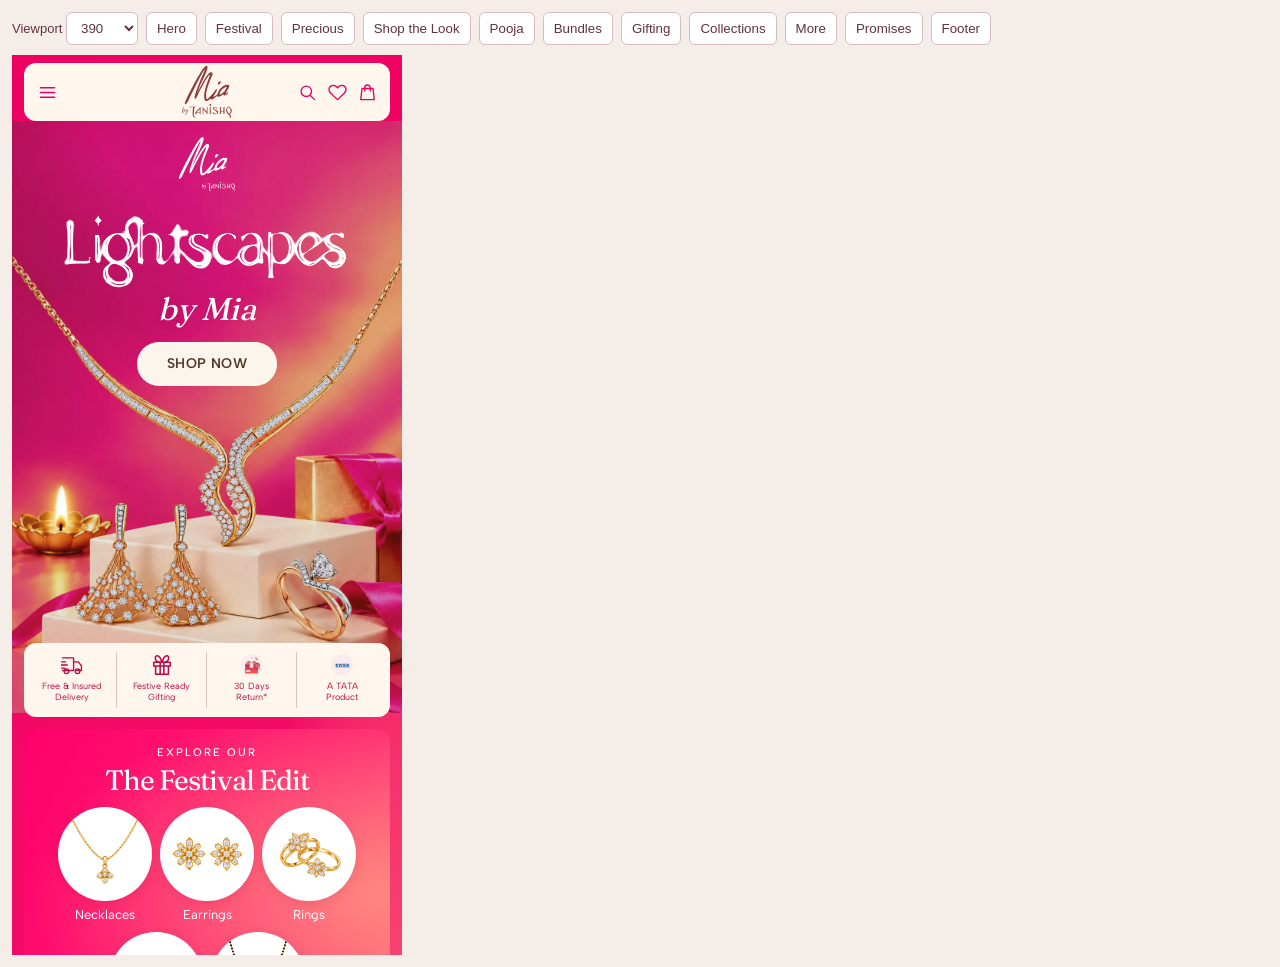
<file: docs/brief-review.html>
<!doctype html><html lang="en"><meta charset="utf-8"><meta name="viewport" content="width=device-width,initial-scale=1"><title>Mia brief responsive review</title><style>body{overflow-x:hidden;margin:0;padding:12px;background:#f5eee8;color:#633141;font:13px Arial}nav{position:sticky;top:0;z-index:2;background:#f5eee8;display:flex;gap:8px;flex-wrap:wrap;margin-bottom:10px}button,select{padding:7px 10px;border:1px solid #d5bbc2;border-radius:6px;background:white;color:#633141}#stage{position:relative;height:900px}iframe{border:0;transform-origin:top left;background:#fa316f}</style><nav><label>Viewport <select id="width"><option>320</option><option selected>390</option><option>430</option><option>768</option><option>1024</option><option>1440</option></select></label><button data-target="top">Hero</button><button data-target="featured">Festival</button><button data-target="offer">Precious</button><button data-target="shop-the-look">Shop the Look</button><button data-target="gifts">Pooja</button><button data-target="diwali-bundles">Bundles</button><button data-target="gifting-guide">Gifting</button><button data-target="latest-collections">Collections</button><button data-target="more">More</button><button data-target="mia-promises">Promises</button><button data-target="footer">Footer</button></nav><div id="stage"><iframe title="Responsive website" id="preview" src="../index.html?review=mia-destinations-20261029" height="900"></iframe></div><script>const f=document.querySelector('#preview'),w=document.querySelector('#width');function resize(){const width=Number(w.value),scale=Math.min(1,(innerWidth-24)/width);f.style.width=width+'px';f.style.height=(900/scale)+'px';f.style.transform='scale('+scale+')'}w.onchange=resize;addEventListener('resize',resize);resize();document.querySelectorAll('[data-target]').forEach(b=>b.onclick=()=>{const d=f.contentDocument,t=b.dataset.target;const el=t==='top'?d.body:t==='footer'?d.querySelector('footer'):t==='offer'?d.querySelector('.offer'):d.getElementById(t);if(el)el.scrollIntoView({behavior:'instant',block:'start'})});</script></html>
</file>
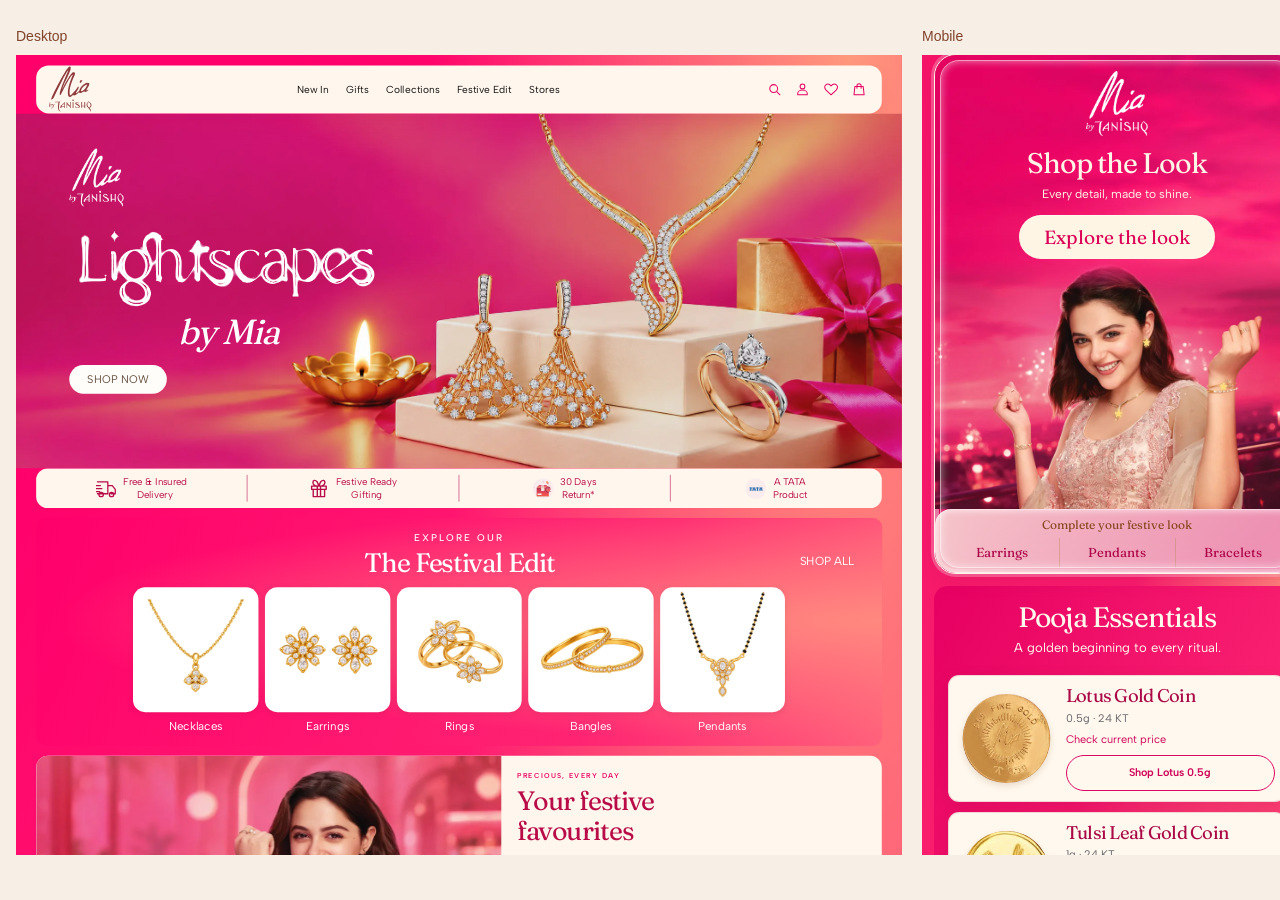
<file: docs/compact-review.html>
<!doctype html><html lang="en"><meta charset="utf-8"><title>Mia layout review</title><style>body{margin:0;padding:16px;background:#f7eee5;font:14px Arial;color:#80432b}main{display:flex;gap:20px}h2{font-size:14px;font-weight:400}.desktop{width:886px;height:800px;overflow:hidden}iframe{border:0}.desktop iframe{width:1363px;height:1230px;transform:scale(.65);transform-origin:top left}.mobile iframe{width:390px;height:800px}</style><main><section><h2>Desktop</h2><div class="desktop"><iframe title="Desktop preview" src="../index.html?review=compact-desktop-v2#offers"></iframe></div></section><section class="mobile"><h2>Mobile</h2><iframe title="Mobile preview" src="../index.html?review=compact-mobile-v2#shop-the-look"></iframe></section></main></html>
</file>
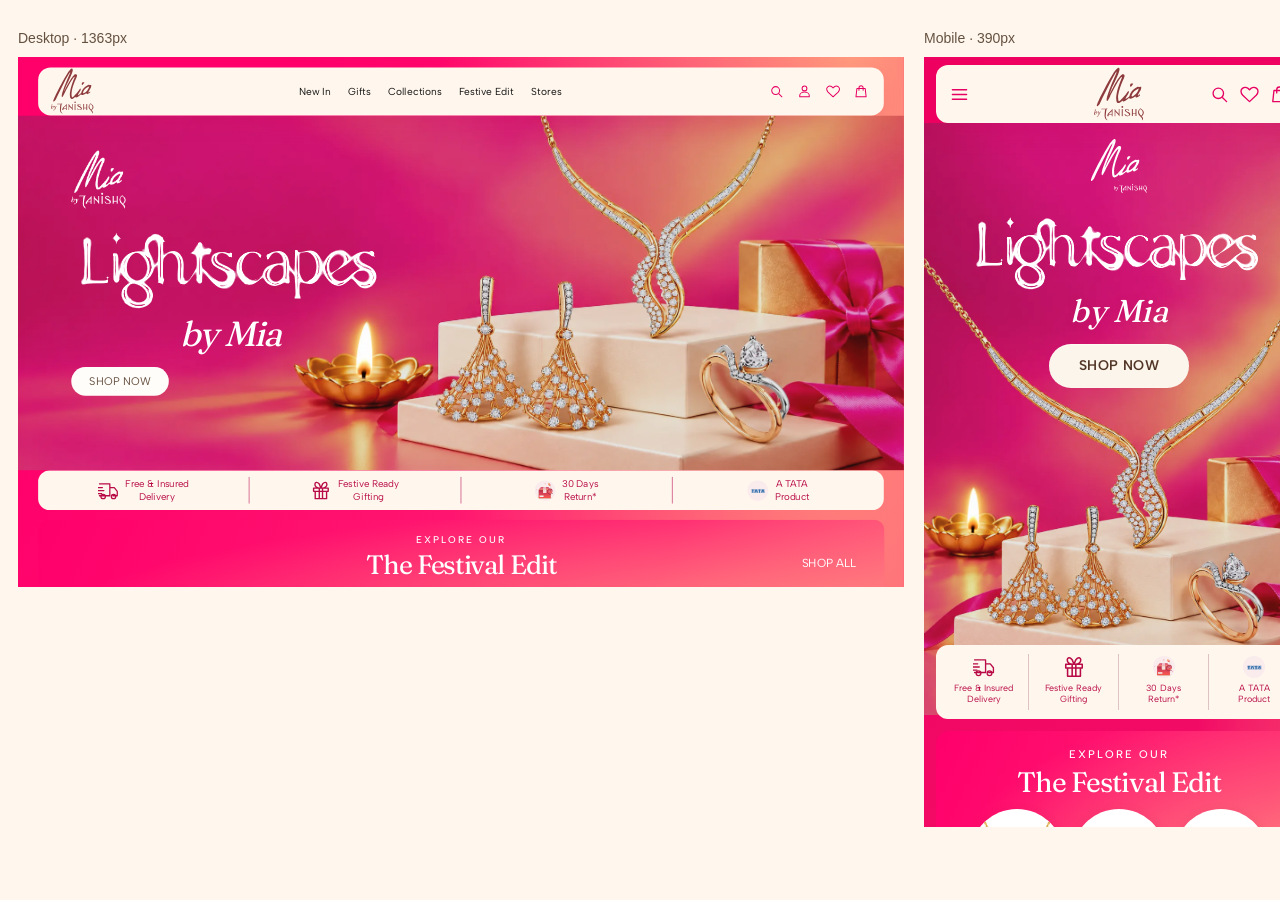
<file: docs/hero-responsive-review.html>
<!doctype html><html lang="en"><meta charset="utf-8"><meta name="viewport" content="width=device-width,initial-scale=1"><title>Mia — Hero responsive review</title><style>body{margin:0;padding:18px;background:#fff7ed;color:#665140;font:14px Arial}main{display:flex;gap:20px;align-items:flex-start}h2{font-size:14px;font-weight:400}iframe{border:0;background:#f70062}.desktop{width:886px;height:530px;overflow:hidden}.desktop iframe{width:1363px;height:815px;transform:scale(.65);transform-origin:top left}.mobile iframe{width:390px;height:770px}</style><main><section><h2>Desktop · 1363px</h2><div class="desktop"><iframe title="Desktop preview" src="../index.html?review=mobile-refine-v2-20261021"></iframe></div></section><section class="mobile"><h2>Mobile · 390px</h2><iframe title="Mobile preview" src="../index.html?review=mobile-refine-v2-20261021"></iframe></section></main></html>
</file>
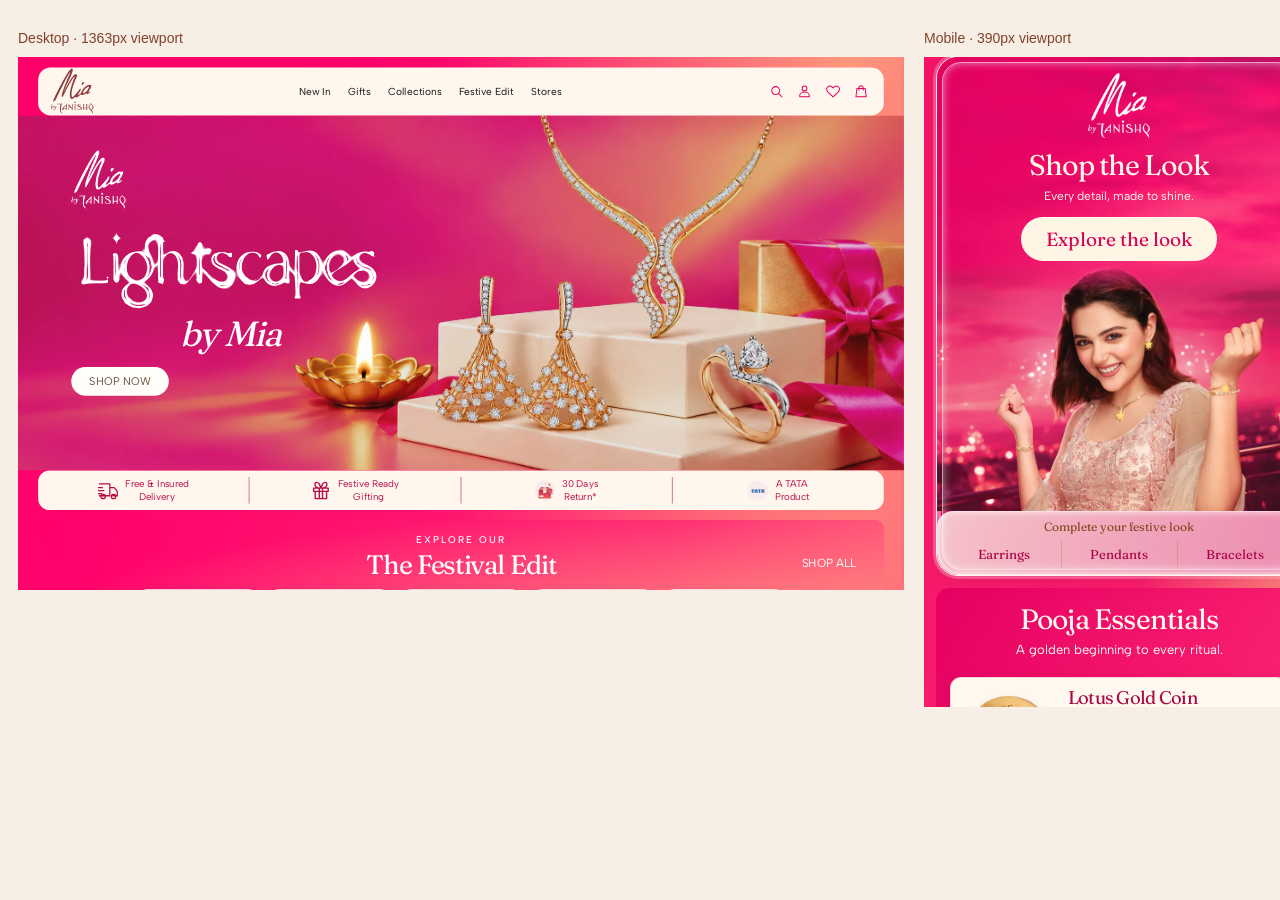
<file: docs/look-responsive-review.html>
<!doctype html><html lang="en"><meta charset="utf-8"><title>Mia — responsive section review</title><meta name="viewport" content="width=device-width,initial-scale=1"><style>body{margin:0;padding:18px;background:#f7eee5;color:#80432b;font:14px Arial}main{display:flex;gap:20px}h2{font-size:14px;font-weight:400}iframe{border:0;background:#f70062} .desktop{width:886px;height:535px;overflow:hidden}.desktop iframe{width:1363px;height:820px;transform:scale(.65);transform-origin:top left}.mobile iframe{width:390px;height:650px} </style><main><section><h2>Desktop · 1363px viewport</h2><div class="desktop"><iframe title="Desktop preview" src="../index.html?review=desktop-v2#shop-the-look"></iframe></div></section><section class="mobile"><h2>Mobile · 390px viewport</h2><iframe title="Mobile preview" src="../index.html?review=mobile-v2#shop-the-look"></iframe></section></main></html>
</file>
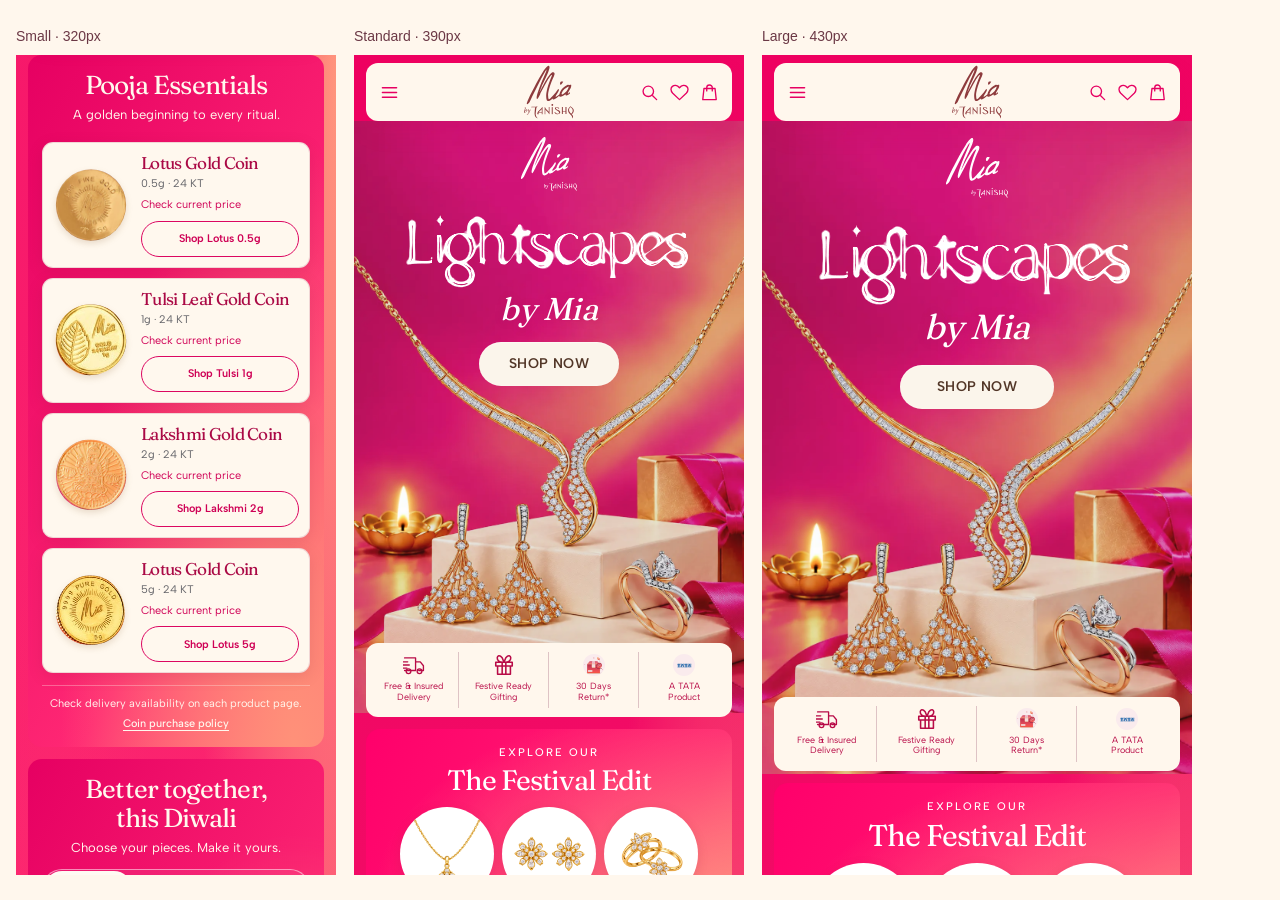
<file: docs/mobile-layout-review.html>
<!doctype html><html lang="en"><meta charset="utf-8"><meta name="viewport" content="width=device-width,initial-scale=1"><title>Mia mobile layout review</title><style>body{margin:0;padding:16px;background:#fff7ed;font:14px Arial;color:#6b3845}main{display:flex;gap:18px}h2{font-size:14px;font-weight:400}iframe{height:820px;border:0}</style><main><section><h2>Small · 320px</h2><iframe title="320px mobile" width="320" src="../index.html?v=mobile-refine-v2-20261021#gifts"></iframe></section><section><h2>Standard · 390px</h2><iframe title="390px mobile" width="390" src="../index.html?v=mobile-refine-v2-20261021#diwali-bundles"></iframe></section><section><h2>Large · 430px</h2><iframe title="430px mobile" width="430" src="../index.html?v=mobile-refine-v2-20261021#gifting-guide"></iframe></section></main></html>
</file>
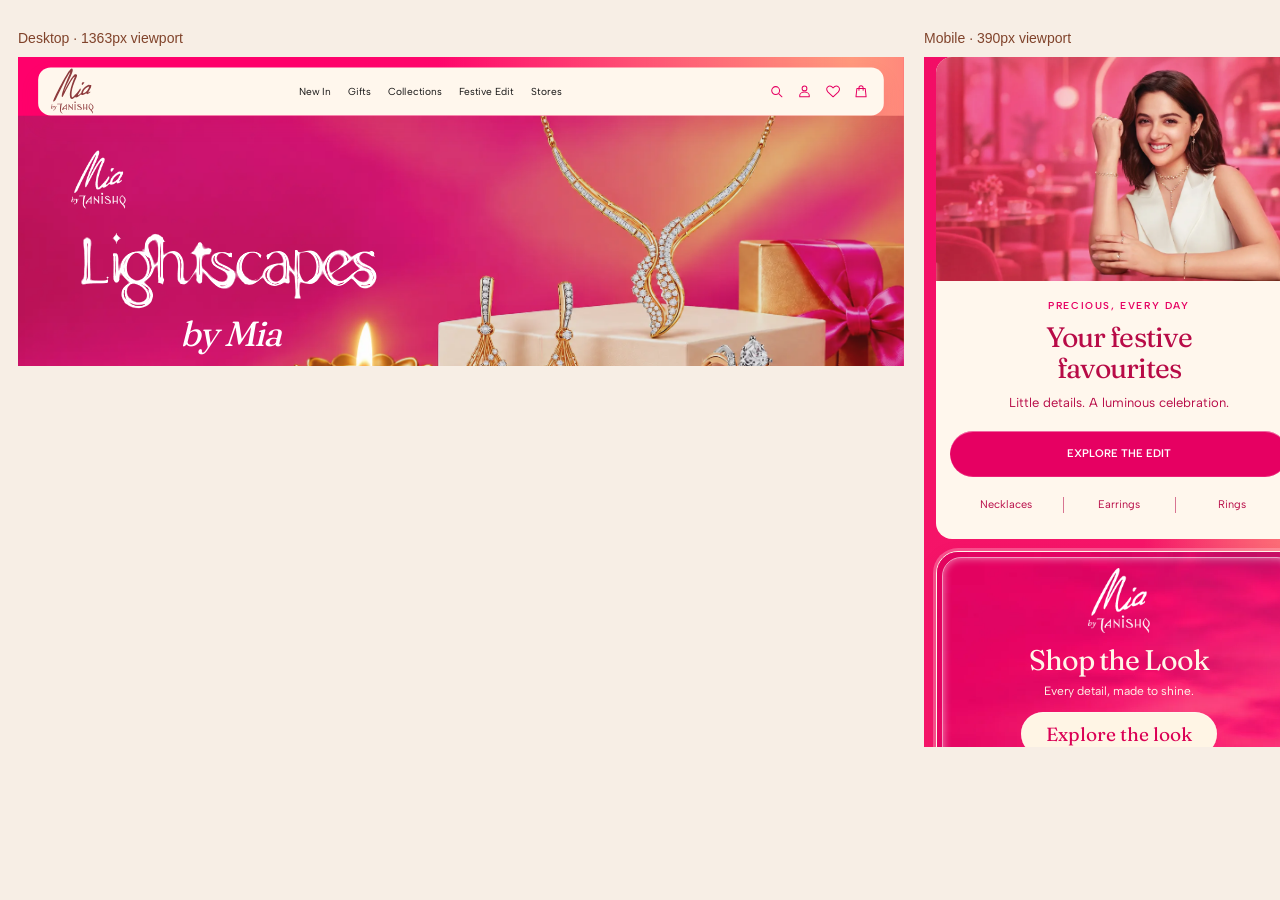
<file: docs/precious-responsive-review.html>
<!doctype html><html lang="en"><meta charset="utf-8"><title>Mia — Precious Every Day review</title><meta name="viewport" content="width=device-width,initial-scale=1"><style>body{margin:0;padding:18px;background:#f7eee5;color:#80432b;font:14px Arial}main{display:flex;gap:20px}h2{font-size:14px;font-weight:400}iframe{border:0;background:#f70062}.desktop{width:886px;height:310px;overflow:hidden}.desktop iframe{width:1363px;height:475px;transform:scale(.65);transform-origin:top left}.mobile iframe{width:390px;height:690px}</style><main><section><h2>Desktop · 1363px viewport</h2><div class="desktop"><iframe title="Desktop preview" src="../index.html?review=precious-desktop-v1#offers"></iframe></div></section><section class="mobile"><h2>Mobile · 390px viewport</h2><iframe title="Mobile preview" src="../index.html?review=precious-mobile-v1#offers"></iframe></section></main></html>
</file>
<file: fonts.css>
@font-face{font-family:'Albert Sans';font-style:normal;font-weight:400;font-display:swap;src:url('assets/albert-sans-400.woff') format('woff')}
@font-face{font-family:'Albert Sans';font-style:normal;font-weight:500;font-display:swap;src:url('assets/albert-sans-500.woff') format('woff')}
@font-face{font-family:'Albert Sans';font-style:normal;font-weight:600;font-display:swap;src:url('assets/albert-sans-600.woff') format('woff')}
@font-face{font-family:'Fraunces';font-style:normal;font-weight:400;font-display:swap;src:url('assets/fraunces-400.woff') format('woff')}
@font-face{font-family:'Fraunces';font-style:normal;font-weight:500;font-display:swap;src:url('assets/fraunces-500.woff') format('woff')}
</file>
<file: styles.css>
/* Reference units: desktop panel 776 px wide; mobile content 224 px wide.
   Independent responsive layouts. No embedded previews or screenshot UI. */
:root{--u:min(.1288659794vw,2.06185567px);--pink:#e60062;--wine:#b80b47;--cream:#fff7ed;--serif:"Times New Roman",Times,serif;--sans:Arial,Helvetica,sans-serif;--ink:#22191a}
*{box-sizing:border-box}html{scroll-behavior:smooth}body{margin:0;background:#fa316f;color:var(--cream);font-family:var(--sans)}button,input{font:inherit}button,a{-webkit-tap-highlight-color:transparent}button{cursor:pointer}button{border:0}a{color:inherit;text-decoration:none}button{color:inherit}h1,h2,h3,p{margin:0}h1,h2,h3{font-family:var(--serif);font-weight:400}svg{width:24px;height:24px;fill:none;stroke:currentColor;stroke-width:1.7;stroke-linecap:round;stroke-linejoin:round;flex-shrink:0}img{max-width:100%;display:block}button:focus-visible,a:focus-visible,input:focus-visible,summary:focus-visible{outline:2px solid #961344;outline-offset:4px}.site{width:100%;max-width:1600px;margin:0 auto;overflow:clip;padding-top:calc(24 * var(--u));background:radial-gradient(ellipse at 94% 0%,#ff997d 0,transparent 35%),radial-gradient(ellipse at 48% 72%,#ff7667 0,transparent 48%),linear-gradient(125deg,#ff006b 8%,#ff4b79 61%,#ff7c70 100%)}.shell{width:calc(100% - 54 * var(--u));margin-left:auto;margin-right:auto}.header{height:calc(54 * var(--u));border-radius:calc(11 * var(--u));background:var(--cream);display:flex;align-items:center;padding:0 calc(21 * var(--u)) 0 calc(31 * var(--u));position:relative;z-index:2;color:var(--pink);box-shadow:0 calc(8 * var(--u)) calc(17 * var(--u)) #d508541b}.brand{width:calc(76 * var(--u))}.brand img{width:100%;height:calc(45 * var(--u));object-fit:contain}.navigation{display:flex;gap:calc(24 * var(--u));align-items:center;margin:auto;color:#111;font-size:calc(11 * var(--u))}.navigation button{font:inherit;padding:0;background:none;color:inherit}.header-actions{display:flex;align-items:center;gap:calc(14 * var(--u))}.icon-button{background:none;padding:0;display:grid;place-items:center;position:relative}.header .icon-button svg{width:calc(20 * var(--u));height:calc(20 * var(--u))}.menu-toggle{display:none}.count{position:absolute;right:-7px;top:-8px;font-size:10px;border-radius:20px;background:#bc0047;color:white;padding:2px 4px}.count[hidden]{display:none}.hero{height:calc(311 * var(--u));position:relative}.hero-art{position:absolute;inset:0;display:block}.hero-art img{width:100%;height:100%;object-fit:fill}.hero-copy{position:absolute;left:calc(40 * var(--u));top:calc(31 * var(--u));z-index:1}.hero h1{letter-spacing:calc(-2.5 * var(--u));line-height:.86}.hero-mia{display:block;font-size:calc(82 * var(--u))}.hero-spectrum{display:block;font-size:calc(62 * var(--u));line-height:1.05;white-space:nowrap}.hero-copy p{font-family:var(--serif);font-size:calc(32 * var(--u));line-height:.94;margin-top:calc(7 * var(--u))}.pill{display:inline-flex;align-items:center;justify-content:center;gap:calc(13 * var(--u));min-height:calc(33 * var(--u));border-radius:100px;background:#fffdfa;color:var(--pink);padding:0 calc(19 * var(--u));font-family:var(--sans);font-weight:600;font-size:calc(10 * var(--u));white-space:nowrap}.pill svg{width:calc(14 * var(--u));height:calc(14 * var(--u));stroke-width:1.9}.hero-cta{margin-top:calc(16 * var(--u));min-height:calc(38 * var(--u));padding:0 calc(25 * var(--u));font-size:calc(12 * var(--u))}.hero-cta svg{width:calc(17 * var(--u))}.trust{height:calc(46 * var(--u));background:var(--cream);border-radius:calc(10 * var(--u));display:flex;align-items:center;color:var(--wine)}.trust>div{width:33.333%;height:calc(23 * var(--u));display:flex;align-items:center;justify-content:center;gap:calc(12 * var(--u));font-size:calc(11 * var(--u));border-right:1px solid #c42d69}.trust>div:last-child{border:0}.trust svg{width:calc(28 * var(--u));height:calc(27 * var(--u));stroke-width:1.7}.featured{margin-top:calc(19 * var(--u))}.mood-panel{display:flex;align-items:center;justify-content:space-between;min-height:calc(74 * var(--u));padding:0 calc(4 * var(--u))}.mood-heading h2{font-size:calc(42 * var(--u));letter-spacing:calc(-1.5 * var(--u));line-height:1.07}.mood-heading p{font:calc(20 * var(--u))/1.1 var(--serif);margin-top:calc(3 * var(--u))}.moods{display:flex;gap:calc(40 * var(--u));padding-right:calc(20 * var(--u))}.mood{display:flex;flex-direction:column;align-items:center;gap:calc(7 * var(--u));padding:0;background:none;font-size:calc(12 * var(--u))}.swatch{width:calc(49 * var(--u));height:calc(49 * var(--u));border-radius:100%;border:1px solid #b2836945;box-shadow:0 calc(3 * var(--u)) calc(5 * var(--u)) #71283419}.magenta{background:radial-gradient(at 23% 17%,#fa2388,#db0060 55%,#a4004d)}.gold{background:linear-gradient(115deg,#edc08b,#ffe6b9 48%,#deb175)}.blush{background:linear-gradient(120deg,#ffd3d5,#ffb0b9 55%,#ffdae0)}.is-selected .swatch{outline:calc(2 * var(--u)) solid #fff5df;outline-offset:calc(3 * var(--u))}.product-grid{display:grid;grid-template-columns:repeat(4,minmax(0,1fr));gap:calc(6 * var(--u));margin-top:calc(12 * var(--u))}.product-card{position:relative;background:var(--cream);border-radius:calc(11 * var(--u));color:var(--ink);overflow:hidden;min-width:0;height:calc(195 * var(--u))}.product-main{display:block;width:100%;height:100%;text-align:left;background:none;color:inherit;padding:0}.product-art{display:block;width:100%;height:calc(141 * var(--u));overflow:hidden}.product-art svg,.gift-art svg,.offer-art svg{display:block;width:100%;height:100%;stroke:none}.product-text{padding:calc(4 * var(--u)) calc(15 * var(--u));padding-right:calc(28 * var(--u));display:block;font-family:var(--serif);font-size:calc(14 * var(--u));line-height:1.15}.product-name{display:block;white-space:nowrap;letter-spacing:calc(-.35 * var(--u))}.product-price{display:block;font-size:calc(16 * var(--u));margin-top:calc(2 * var(--u))}.round-arrow{position:absolute;bottom:calc(15 * var(--u));right:calc(10 * var(--u));width:calc(27 * var(--u));height:calc(27 * var(--u));border:1px solid #ecb7c9;background:#fffefa;border-radius:50%;display:grid;place-items:center;color:var(--pink)}.round-arrow svg{width:55%;height:55%;stroke-width:2}.mobile-featured-heading{display:none}.offer{height:calc(169 * var(--u));margin-top:calc(20 * var(--u));border-radius:calc(14 * var(--u));background:linear-gradient(90deg,#fff1e4,#ffd6bf);position:relative;overflow:hidden;color:var(--wine)}.offer-copy{position:relative;z-index:1;padding:calc(10 * var(--u)) 0 0 calc(26 * var(--u));width:calc(341 * var(--u))}.offer h2{font-size:calc(40 * var(--u));letter-spacing:calc(-1.6 * var(--u));line-height:1.08;display:flex;align-items:center;gap:calc(14 * var(--u));white-space:nowrap}.offer h2:after{content:"";width:calc(102 * var(--u));height:1px;background:#c78193;flex-shrink:0}.offer-values{display:flex;margin-top:calc(3 * var(--u));font-family:var(--serif);line-height:.95}.offer-values>div{padding-right:calc(20 * var(--u))}.offer-values>div+div{border-left:1px solid #c48397;padding-left:calc(25 * var(--u));padding-right:0}.offer-values span{display:block;font-size:calc(19 * var(--u))}.offer-values strong{font-size:calc(40 * var(--u));font-weight:400;white-space:nowrap;letter-spacing:calc(-1.1 * var(--u))}.offer-values sup{font-size:40%;vertical-align:super}.offer .pill{margin-top:calc(6 * var(--u));height:calc(33 * var(--u));font-size:calc(12 * var(--u));padding:0 calc(23 * var(--u))}.pink{background:var(--pink);color:white}.offer-art{position:absolute;right:0;top:0;width:calc(388 * var(--u));height:100%;mask-image:linear-gradient(90deg,transparent,black 18%)}.gifting{margin-top:calc(18 * var(--u))}.section-heading{display:flex;justify-content:space-between;align-items:center}.gift-heading h2{font-size:calc(40 * var(--u));letter-spacing:calc(-1.4 * var(--u));line-height:1}.gift-heading p{font:calc(14 * var(--u))/1.06 var(--sans);margin-top:calc(3 * var(--u))}.gift-grid{display:grid;grid-template-columns:repeat(3,minmax(0,1fr));gap:calc(6 * var(--u));margin-top:calc(9 * var(--u))}.gift-card{position:relative;overflow:hidden;background:var(--cream);border-radius:calc(10 * var(--u));height:calc(136 * var(--u));color:var(--ink)}.gift-art{position:absolute;right:0;top:0;bottom:0;width:55%;mask-image:linear-gradient(90deg,transparent,black 22%)}.gift-copy{position:relative;z-index:1;height:100%;padding:calc(10 * var(--u)) calc(15 * var(--u));display:flex;flex-direction:column;align-items:flex-start;pointer-events:none}.gift-copy h3{font-size:calc(19 * var(--u));color:var(--wine);letter-spacing:calc(-.6 * var(--u));white-space:nowrap}.gift-copy p{font:calc(12 * var(--u))/1.25 var(--sans);margin-top:calc(4 * var(--u));max-width:calc(116 * var(--u))}.gift-copy .pill{border:1px solid #de8caf;height:calc(31 * var(--u));min-height:0;padding:0 calc(15 * var(--u));margin-top:auto;font-size:calc(10 * var(--u));pointer-events:auto}.more{margin-top:calc(12 * var(--u))}.more h2{font-size:calc(28 * var(--u));line-height:1.1;letter-spacing:calc(-.9 * var(--u))}.shop-link{display:flex;align-items:center;gap:calc(7 * var(--u));padding:0;background:none;font-size:calc(9 * var(--u))}.shop-link svg{width:calc(12 * var(--u));height:calc(12 * var(--u))}.more-grid{display:grid;grid-template-columns:repeat(4,minmax(0,1fr));gap:calc(5 * var(--u));margin-top:calc(5 * var(--u))}.more .product-card{height:calc(124 * var(--u));border-radius:calc(6 * var(--u))}.more .product-art{height:calc(87 * var(--u))}.more .product-text{padding:calc(2 * var(--u)) calc(12 * var(--u));font-size:calc(12 * var(--u));line-height:1.08}.more .product-price{font-size:calc(13 * var(--u));margin-top:0}.more .round-arrow{width:calc(24 * var(--u));height:calc(24 * var(--u));bottom:calc(7 * var(--u));right:calc(7 * var(--u))}.utilities{display:grid;grid-template-columns:1fr 1fr;gap:calc(7 * var(--u));margin-top:calc(12 * var(--u))}.utility{display:flex;align-items:center;justify-content:center;gap:calc(25 * var(--u));height:calc(49 * var(--u));background:var(--cream);color:var(--wine);border-radius:calc(6 * var(--u));text-align:left;padding:0 calc(30 * var(--u))}.utility>svg:first-child{width:calc(35 * var(--u));height:calc(35 * var(--u))}.utility strong{font:calc(10 * var(--u))/1.3 var(--sans);display:block}.utility span span{font:calc(10 * var(--u))/1.12 var(--sans);display:block}.utility .chevron{width:calc(13 * var(--u));height:calc(13 * var(--u));margin-left:auto}.footer{margin-top:calc(11 * var(--u));padding:calc(12 * var(--u)) calc(38 * var(--u)) calc(18 * var(--u));background:linear-gradient(115deg,#b40049,#bd004b);min-height:calc(134 * var(--u))}.footer-top{display:flex;gap:calc(40 * var(--u));align-items:flex-start}.footer-brand{width:calc(80 * var(--u));flex-shrink:0}.footer-brand img{width:100%;height:calc(62 * var(--u));object-fit:contain;filter:brightness(0) invert(1)}.footer-groups{display:grid;grid-template-columns:repeat(3,1fr);gap:calc(26 * var(--u));width:calc(260 * var(--u));flex-shrink:0}.footer-group{font-size:calc(9 * var(--u));line-height:1.45}.footer-group summary{list-style:none;font-size:calc(10 * var(--u));cursor:default}.footer-group summary::-webkit-details-marker{display:none}.footer-group button,.footer-group a{display:block;background:none;text-align:left;padding:0;font:inherit}.newsletter{flex:1;min-width:0}.newsletter h3{font:calc(10 * var(--u))/1.3 var(--sans)}.newsletter p{font:calc(9 * var(--u))/1.5 var(--sans)}.newsletter-bottom{display:flex;align-items:center;gap:calc(20 * var(--u));margin-top:calc(5 * var(--u))}.newsletter form{display:flex;border:1px solid #ffffff70;border-radius:calc(4 * var(--u));width:calc(155 * var(--u));height:calc(28 * var(--u))}.newsletter input{min-width:0;width:100%;background:none;color:white;border:0;padding:0 calc(8 * var(--u));font-size:calc(9 * var(--u))}.newsletter input::placeholder{color:#ffe7f1}.newsletter form button{background:none;padding:0 calc(8 * var(--u))}.newsletter svg{width:calc(15 * var(--u));height:calc(15 * var(--u))}.socials{display:flex;gap:calc(13 * var(--u));align-items:center}.socials button{background:none;padding:0;font:700 calc(17 * var(--u))/1 var(--sans)}.socials svg{width:calc(15 * var(--u));height:calc(15 * var(--u))}.copyright{text-align:center;font-size:calc(8 * var(--u));margin-top:calc(15 * var(--u));line-height:1.6}.legal-divider{margin:0 calc(5 * var(--u))}.mobile-label,.mobile-socials{display:none}.icon-definitions{position:absolute;width:0;height:0;overflow:hidden}.sr-only{position:absolute;width:1px;height:1px;clip:rect(0,0,0,0);overflow:hidden}
/* MOBILE: the right-hand reference is a distinct composition. */
@media(max-width:700px){
 :root{--u:calc(100vw / 240)}.site{padding:calc(24 * var(--u)) calc(8 * var(--u)) calc(17 * var(--u));background:radial-gradient(ellipse at 100% 34%,#ff957d,transparent 32%),radial-gradient(ellipse at 13% 86%,#ff3871,transparent 40%),linear-gradient(145deg,#ee0061,#ff2f73 62%,#ee0064)}.shell{width:100%;margin-left:0;margin-right:0}.header{height:calc(47 * var(--u));border-radius:calc(8 * var(--u));padding:0 calc(13 * var(--u));gap:calc(15 * var(--u))}.menu-toggle{display:grid}.header .icon-button svg{width:calc(15 * var(--u));height:calc(15 * var(--u))}.brand{width:calc(58 * var(--u));margin-right:auto}.brand img{height:calc(39 * var(--u));width:100%}.navigation,.account{display:none}.header-actions{gap:calc(15 * var(--u))}.hero{height:calc(283 * var(--u))}.hero-art{inset:0 calc(-1 * var(--u));}.hero-art img{object-fit:cover}.hero-copy{top:calc(11 * var(--u));left:calc(21 * var(--u))}.hero h1{letter-spacing:calc(-1 * var(--u))}.hero-mia{font-size:calc(46 * var(--u));line-height:.85}.hero-spectrum{font-size:calc(33 * var(--u));line-height:1;letter-spacing:calc(-1.25 * var(--u))}.hero-copy p{font-size:calc(20 * var(--u));line-height:.96;margin-top:calc(7 * var(--u))}.hero-cta{min-height:calc(29 * var(--u));height:calc(29 * var(--u));font-size:calc(10 * var(--u));gap:calc(7 * var(--u));padding:0 calc(17 * var(--u));margin-top:calc(11 * var(--u))}.hero-cta svg{width:calc(13 * var(--u));height:calc(13 * var(--u))}.trust{display:none}.featured{margin-top:0}.mood-panel{display:block;background:var(--cream);border-radius:calc(9 * var(--u));color:var(--wine);padding:calc(8 * var(--u)) calc(12 * var(--u)) calc(9 * var(--u));min-height:calc(106 * var(--u))}.mood-heading h2{font-size:calc(24 * var(--u));letter-spacing:calc(-1 * var(--u));line-height:1.1;white-space:nowrap}.mood-heading p{display:none}.moods{justify-content:space-between;margin-top:calc(10 * var(--u));padding:0 calc(5 * var(--u));gap:0}.mood{font-size:calc(9 * var(--u));gap:calc(5 * var(--u))}.swatch{width:calc(36 * var(--u));height:calc(36 * var(--u));box-shadow:none}.is-selected .swatch{outline:1px solid #bd0052;outline-offset:calc(3 * var(--u))}.mobile-featured-heading{display:flex;justify-content:space-between;align-items:center;margin:calc(13 * var(--u)) calc(1 * var(--u)) calc(5 * var(--u))}.mobile-featured-heading h2{font-size:calc(20 * var(--u));letter-spacing:calc(-.7 * var(--u))}.shop-link{font-size:calc(8 * var(--u));gap:calc(5 * var(--u))}.shop-link svg{width:calc(12 * var(--u));height:calc(12 * var(--u))}.product-grid{display:flex;flex-direction:column;gap:calc(6 * var(--u));margin:0 calc(2 * var(--u))}.product-card{height:calc(64 * var(--u));border-radius:calc(8 * var(--u))}.product-main{display:grid;grid-template-columns:calc(98 * var(--u)) minmax(0,1fr);align-items:start}.product-art{height:calc(64 * var(--u));width:100%}.product-text{padding:calc(13 * var(--u)) calc(3 * var(--u)) 0 calc(7 * var(--u));font-size:calc(10.5 * var(--u));line-height:1.15}.product-name{white-space:normal;letter-spacing:calc(-.3 * var(--u))}.product-price{font-size:calc(13 * var(--u));margin-top:calc(4 * var(--u))}.round-arrow{width:calc(22 * var(--u));height:calc(22 * var(--u));right:calc(11 * var(--u));bottom:calc(9 * var(--u))}.offer{height:calc(110 * var(--u));margin-top:calc(14 * var(--u));background:linear-gradient(125deg,#bb054b,#d41150 65%,#f34c65);border-radius:calc(10 * var(--u));color:var(--cream)}.offer-art{display:none}.offer-copy{padding:calc(4 * var(--u)) calc(17 * var(--u));width:100%;text-align:center}.offer h2{font-size:calc(25 * var(--u));letter-spacing:calc(-1 * var(--u));gap:calc(9 * var(--u));justify-content:center}.offer h2:before,.offer h2:after{content:"";height:1px;width:auto;flex:1;background:#f28da5}.offer-values{justify-content:center;text-align:left;margin-top:calc(5 * var(--u));line-height:.98}.offer-values>div{padding-right:calc(15 * var(--u))}.offer-values>div+div{border-color:#f8b4bf;padding-left:calc(15 * var(--u))}.offer-values span{font-size:calc(12 * var(--u))}.offer-values strong{font-size:calc(25 * var(--u));letter-spacing:calc(-1 * var(--u))}.offer-values sup{display:none}.offer .pill{height:calc(28 * var(--u));min-height:0;padding:0 calc(20 * var(--u));font-size:calc(10 * var(--u));background:#fffefa;color:var(--wine);margin-top:calc(5 * var(--u))}.offer .pill svg{display:none}.gifting{background:var(--cream);color:var(--ink);border-radius:calc(11 * var(--u));margin-top:calc(14 * var(--u));padding:calc(7 * var(--u)) calc(12 * var(--u)) calc(10 * var(--u))}.gift-heading h2{font-size:calc(23 * var(--u));color:var(--wine);letter-spacing:calc(-.8 * var(--u))}.gift-heading p,.gift-heading>.pill{display:none}.gift-grid{display:flex;flex-direction:column;gap:0;margin-top:calc(4 * var(--u))}.gift-card{background:none;border-radius:0;height:calc(97 * var(--u));display:grid;grid-template-columns:calc(80 * var(--u)) minmax(0,1fr);gap:calc(9 * var(--u));padding:calc(7 * var(--u)) 0;border-top:1px solid #eedacb;overflow:visible}.gift-card:last-child{padding-bottom:0;height:calc(87 * var(--u))}.gift-art{position:relative;inset:auto;mask-image:none;width:calc(80 * var(--u));height:calc(80 * var(--u));border-radius:calc(5 * var(--u));overflow:hidden}.gift-copy{padding:calc(3 * var(--u)) 0 0;pointer-events:auto}.gift-copy h3{font-size:calc(12.5 * var(--u));letter-spacing:calc(-.4 * var(--u));white-space:nowrap}.gift-copy p{font-size:calc(11 * var(--u));line-height:1.15;max-width:100%;margin-top:calc(2 * var(--u));color:#544d46}.gift-copy .pill{height:calc(25 * var(--u));font-size:calc(9 * var(--u));padding:0 calc(12 * var(--u));gap:calc(7 * var(--u));margin-top:calc(4 * var(--u))}.gift-copy .pill svg{width:calc(12 * var(--u));height:calc(12 * var(--u))}.more{margin-top:calc(7 * var(--u))}.more h2{font-size:calc(21 * var(--u));letter-spacing:calc(-.6 * var(--u))}.desktop-label{display:none}.mobile-label{display:inline}.more-grid{grid-template-columns:1fr 1fr;gap:calc(5 * var(--u));margin:calc(3 * var(--u)) calc(2 * var(--u)) 0}.more .product-card{height:calc(98 * var(--u));border-radius:calc(7 * var(--u))}.more .product-main{display:block}.more .product-card:nth-child(n+3){display:none}.more .product-art{height:calc(63 * var(--u))}.more .product-text{padding:calc(3 * var(--u)) calc(8 * var(--u));font-size:calc(9 * var(--u));line-height:1.05;max-width:calc(90 * var(--u))}.more .product-name{white-space:normal}.more .product-price{font-size:calc(10 * var(--u));margin-top:calc(2 * var(--u))}.more .round-arrow{width:calc(21 * var(--u));height:calc(21 * var(--u));right:calc(6 * var(--u));bottom:calc(7 * var(--u))}.utilities{display:none}.footer{margin-top:calc(10 * var(--u));padding:calc(7 * var(--u)) calc(20 * var(--u)) calc(6 * var(--u));min-height:calc(139 * var(--u));border-radius:calc(9 * var(--u));background:linear-gradient(120deg,#b20748,#b9004b)}.footer-top{display:grid;grid-template-columns:1fr 1fr;gap:0;align-items:center}.footer-brand{width:calc(53 * var(--u));height:calc(34 * var(--u))}.footer-brand img{height:100%}.footer-groups{width:100%;grid-column:1/-1;grid-row:2;display:block;gap:0;margin-top:calc(2 * var(--u))}.footer-group{border-top:1px solid #ffffff42;font-size:calc(9 * var(--u))}.footer-group summary{font-size:calc(9 * var(--u));cursor:pointer;display:flex;justify-content:space-between;padding:calc(4 * var(--u)) 0;line-height:1.35}.footer-group summary:after{content:"⌄"}.footer-group[open] summary:after{content:"⌃"}.footer-group>div{padding-bottom:calc(6 * var(--u))}.newsletter{display:none}.mobile-socials{display:flex;grid-column:2;grid-row:1;justify-content:flex-end;gap:calc(10 * var(--u))}.socials button{font-size:calc(13 * var(--u))}.socials svg{width:calc(12 * var(--u));height:calc(12 * var(--u))}.copyright{font-size:calc(8 * var(--u));margin-top:calc(5 * var(--u));line-height:1.4}.desktop-only{display:none}.legal-divider{margin:0 calc(3 * var(--u))}
}
/* Brand marks use the complete original assets, never screenshot viewports. */
/* Festival category edit replaces the former colour selector and featured row. */
.festival-edit{margin-top:calc(23 * var(--u));scroll-margin-top:20px;container-type:inline-size;border-radius:16px;background:radial-gradient(ellipse at 100% 45%,#ff887f,transparent 69%),linear-gradient(115deg,#ff006b,#ff2472 68%,#ff617b);color:#fff;padding:calc(43 * var(--u)) calc(11 * var(--u)) calc(58 * var(--u))}
.festival-heading{position:relative;text-align:center;padding:0 0 4.5cqw}
.festival-heading>p{font:500 1.65cqw/1.4 var(--sans);letter-spacing:.32cqw;color:#fff}
.festival-heading h2{font-size:6.6cqw;line-height:1.1;letter-spacing:-.15cqw;margin-top:1.1cqw}
.festival-heading>.shop-link{position:absolute;right:1.6cqw;bottom:5.5cqw;font-size:1.8cqw;gap:1.45cqw}
.festival-heading>.shop-link svg{width:2cqw;height:2cqw}
.festival-grid{display:grid;grid-template-columns:repeat(5,minmax(0,1fr));gap:1cqw}
.festival-card{display:block;min-width:0;padding:0;text-align:left;border:0;border-radius:0;background:transparent;color:#fff;box-shadow:none}
.festival-image{display:block;width:100%;aspect-ratio:1 / 1;border-radius:1.5cqw;background:#fff;overflow:hidden}
.festival-image img{display:block;width:100%;height:100%;max-height:none;object-fit:contain;padding:3%;transition:transform .25s ease}
.festival-label{display:flex;align-items:center;justify-content:space-between;gap:.8cqw;min-height:0;padding:2cqw 2cqw 0 .15cqw;font:400 1.95cqw/1.2 var(--sans)}
.festival-label svg{width:2.1cqw;height:2.1cqw;color:#fff;stroke-width:1.4}
.festival-mobile-shop{display:none}
.category-preview{border-radius:12px;overflow:hidden;background:linear-gradient(145deg,#ed3b79,#d72263);margin-bottom:16px}
.category-preview img{width:100%;height:230px;object-fit:contain}
.category-menu{display:grid;grid-template-columns:repeat(2,minmax(0,1fr));gap:12px}
.category-menu button{padding:0;background:#fff9f1;border:1px solid #e8d0c5;border-radius:12px;overflow:hidden;color:var(--wine);text-align:left;font-size:16px}
.category-menu img{width:100%;height:155px;object-fit:contain;background:linear-gradient(145deg,#ed3b79,#d72263)}
.category-menu span{display:block;padding:12px}
@media(hover:hover){.festival-card:hover .festival-image img{transform:scale(1.05)}}
@media(max-width:700px){
 .festival-edit{margin-top:calc(16 * var(--u));padding:calc(21 * var(--u)) calc(5 * var(--u)) calc(22 * var(--u));border-radius:12px}
 .festival-heading{padding-bottom:10.5cqw}
 .festival-heading>p{font-size:3.6cqw;letter-spacing:.65cqw}
 .festival-heading h2{font-size:10.3cqw;line-height:1.13;margin-top:5cqw;letter-spacing:-.34cqw;white-space:nowrap}
 .festival-heading>.shop-link{display:none}
 .festival-grid{display:grid;grid-auto-flow:row;grid-template-columns:repeat(6,minmax(0,1fr));column-gap:2.2cqw;row-gap:6.5cqw}
 .festival-card{grid-column:span 2;min-width:0;border:0;border-radius:0;background:transparent;box-shadow:none}
 .festival-card:nth-child(4){grid-column:2 / span 2}
 .festival-card:nth-child(5){grid-column:4 / span 2}
 .festival-image{aspect-ratio:1 / 1;border-radius:50%;background:#fff}
 .festival-image img{max-height:none;padding:5%;object-fit:contain}
 .festival-label{display:block;text-align:center;font-size:4.5cqw;line-height:1.2;padding:2.1cqw 0 0;min-height:0;background:transparent}
 .festival-label svg{display:none}
 .festival-mobile-shop{display:flex;align-items:center;justify-content:center;gap:4.2cqw;margin:10cqw auto 0;padding:0;font-size:4.5cqw;color:#fff;background:none}
 .festival-mobile-shop svg{width:5.4cqw;height:5.4cqw}
}
/* Lightscapes title, preserving the existing hero artwork and page rhythm. */
/* Isolated photographic flame overlays; match each hero image's exact fit. */
.hero-flame{position:absolute;inset:0;pointer-events:none;overflow:hidden}
.hero-flame svg{display:block;width:100%;height:100%;stroke:none;overflow:hidden}
.hero-flame .hero-flame-mobile{display:none}
.hero-flame-motion,.hero-flame-halo{transform-box:view-box;transform-origin:40.242% 77.554%;will-change:transform,opacity}
.hero-flame-motion{animation:hero-diya-flicker 1.13s ease-in-out infinite;filter:drop-shadow(0 0 5px #fff3b0) drop-shadow(0 0 12px #ffbd50)}
.hero-flame-halo{fill:#ffc76e;filter:blur(18px);mix-blend-mode:screen;opacity:.4;animation:hero-diya-radiance 1.73s ease-in-out infinite}
@keyframes hero-diya-flicker{0%,100%{transform:scale(1.02,1.08) skewX(-1deg);opacity:.82}16%{transform:scale(1.14,1.3) skewX(2deg);opacity:1}31%{transform:scale(1.03,1.12) skewX(-2deg);opacity:.72}48%{transform:scale(1.13,1.24) skewX(1.4deg);opacity:.98}64%{transform:scale(1.02,1.04) skewX(-1deg);opacity:.7}81%{transform:scale(1.1,1.34) skewX(1deg);opacity:1}92%{transform:scale(1.04,1.15) skewX(-1.8deg);opacity:.85}}
@keyframes hero-diya-radiance{0%,100%{opacity:.25;transform:scale(.93,1)}22%{opacity:.65;transform:scale(1.24,1.18)}43%{opacity:.32;transform:scale(1.02,1.04)}67%{opacity:.72;transform:scale(1.3,1.22)}84%{opacity:.38;transform:scale(1.07,1.08)}}
@media(max-width:700px){.hero-flame{inset:0 calc(-1 * var(--u))}.hero-flame .hero-flame-desktop{display:none}.hero-flame .hero-flame-mobile{display:block}.hero-flame-mobile .hero-flame-motion,.hero-flame-mobile .hero-flame-halo{transform-origin:19.34% 83.096%}}
.hero-copy{top:calc(14 * var(--u))}
.campaign-logo{width:calc(48 * var(--u));height:calc(51 * var(--u));object-fit:contain;margin-bottom:calc(5 * var(--u))}
.hero h1{font-size:calc(56 * var(--u));line-height:.87;letter-spacing:calc(-3 * var(--u));color:#fff;animation:lightscapes-glow 3.8s ease-in-out infinite}
@keyframes lightscapes-glow{0%,100%{text-shadow:0 0 1px #fff6,0 0 5px #fff0,0 0 12px #ffe6b800}50%{text-shadow:0 0 2px #ffff,0 0 9px #fff9,0 0 22px #ffe6b855}}
.hero h1>span{display:block}
.hero-copy p{font-size:calc(26 * var(--u));line-height:.98;margin-top:calc(11 * var(--u))}
.hero-cta{margin-top:calc(12 * var(--u))}
/* Shop the Look: real type and controls over two clean photographic assets. */
.shop-look{margin-top:calc(20 * var(--u));border:1px solid #fff4dd;border-radius:calc(11 * var(--u));overflow:hidden;background:var(--cream);scroll-margin-top:20px}
.look-campaign,.look-complete{--u:calc(min(.1288659794vw,2.06185567px) * .8)}
.look-campaign{display:grid;grid-template-columns:38% 62%;aspect-ratio:1100/718.4;background:#e8005a}
.look-copy{position:relative;isolation:isolate;padding:calc(34 * var(--u)) calc(28 * var(--u));overflow:hidden}
.look-backdrop{position:absolute;inset:0;width:100%;height:100%;object-fit:cover;z-index:-1}
.look-logo{width:calc(104 * var(--u));height:calc(87 * var(--u));object-fit:contain;object-position:left center}
.look-rule{display:block;width:calc(63 * var(--u));height:1px;background:#f9d87b;margin:calc(20 * var(--u)) 0 calc(16 * var(--u))}
.look-copy h2{font-size:calc(50 * var(--u));line-height:.94;letter-spacing:calc(-1.9 * var(--u));color:#fff9ee}
.look-copy p{font:calc(21 * var(--u))/1.2 var(--serif);white-space:nowrap;letter-spacing:calc(-.4 * var(--u));margin-top:calc(13 * var(--u))}
.look-cta{min-height:calc(46 * var(--u));padding:0 calc(27 * var(--u));gap:calc(14 * var(--u));margin-top:calc(20 * var(--u));font-size:calc(14 * var(--u));letter-spacing:calc(-.4 * var(--u));background:#fff4df}
.look-cta svg{width:calc(19 * var(--u));height:calc(19 * var(--u))}
.look-photo{position:relative;overflow:hidden;border-left:calc(4 * var(--u)) solid #f2cb7c;border-top-left-radius:calc(45 * var(--u))}
.look-model{position:absolute;inset:0;width:100%;height:100%;object-fit:cover;object-position:50% 0%}
.look-leaders{position:absolute;inset:0;width:100%;height:100%;stroke:#ffe2a1;stroke-width:.25;pointer-events:none}
.look-leaders circle{fill:#f5c574;stroke:#fff2cc;stroke-width:.15}
.look-mobile-leaders{display:none}
.look-hotspot{position:absolute;display:flex;align-items:center;justify-content:center;gap:calc(5 * var(--u));padding:calc(5 * var(--u)) calc(7 * var(--u)) calc(5 * var(--u)) calc(10 * var(--u));border-radius:100px;background:#fffaf0;color:#aa003f;font-size:calc(13 * var(--u));font-weight:500;line-height:1;white-space:nowrap;transform:translateY(-50%);transition:background .2s}
.look-hotspot span{display:grid;place-items:center;width:calc(17 * var(--u));height:calc(17 * var(--u));background:var(--pink);border-radius:50%;font:400 calc(18 * var(--u))/1 var(--sans);color:white}
.look-earrings{left:13%;top:25%}.look-necklace{right:5%;top:35%}.look-bangles{left:11%;top:65%}.look-bracelet{right:4%;top:69%}.look-rings{right:9%;top:84%}
.look-complete{display:none}
@media(hover:hover){.look-hotspot:hover{background:#ffe6ba}.look-cta:hover{background:white}}
@media(max-width:700px){
 .hero-copy{top:calc(10 * var(--u));left:calc(21 * var(--u))}
 .campaign-logo{width:calc(30 * var(--u));height:calc(32 * var(--u));margin-bottom:calc(5 * var(--u))}
 .hero h1{font-size:calc(35 * var(--u));line-height:.88;letter-spacing:calc(-1.8 * var(--u))}
 .hero-copy p{font-size:calc(19 * var(--u));line-height:.96;margin-top:calc(7 * var(--u))}
 .hero-cta{margin-top:calc(10 * var(--u))}
 .shop-look{margin-top:calc(14 * var(--u));border-radius:calc(10 * var(--u));border:0}
 .look-campaign,.look-complete{--u:calc(100vw / 300)}
 .look-campaign{display:block;aspect-ratio:auto}
 .look-copy{height:calc(125 * var(--u));padding:calc(9 * var(--u)) calc(18 * var(--u));background:#ed0058}
 .look-backdrop{left:auto;right:calc(-9 * var(--u));top:auto;bottom:calc(-10 * var(--u));width:calc(91 * var(--u));height:calc(182 * var(--u));object-fit:cover;mask-image:linear-gradient(90deg,transparent,#000 27%)}
 .look-logo,.look-rule{display:none}
 .look-copy h2{font-size:calc(29 * var(--u));line-height:.88;letter-spacing:calc(-1 * var(--u))}
 .look-copy p{font-size:calc(13.3 * var(--u));margin-top:calc(7 * var(--u));letter-spacing:calc(-.2 * var(--u))}
 .look-cta{min-height:calc(25 * var(--u));height:calc(25 * var(--u));padding:0 calc(19 * var(--u));gap:calc(10 * var(--u));font-size:calc(8 * var(--u));letter-spacing:calc(-.15 * var(--u));margin-top:calc(9 * var(--u))}
 .look-cta svg{width:calc(12 * var(--u));height:calc(12 * var(--u))}
 .look-photo{height:calc(208 * var(--u));border:0;border-top-left-radius:calc(14 * var(--u))}
 .look-model{object-position:50% 20%}
 .look-leaders{display:none}
 .look-mobile-leaders{display:block;position:absolute;inset:0;width:100%;height:100%;stroke:#ffe2a1;stroke-width:.4;pointer-events:none}
 .look-hotspot{font-size:calc(8.5 * var(--u));gap:calc(4 * var(--u));padding:calc(4 * var(--u)) calc(6 * var(--u)) calc(4 * var(--u)) calc(8 * var(--u));min-height:calc(23 * var(--u))}
 .look-hotspot span{width:calc(14 * var(--u));height:calc(14 * var(--u));font-size:calc(14 * var(--u))}
 .look-earrings{left:6%;top:22%}.look-necklace{right:7%;top:47%}.look-rings{right:12%;top:88%}
 .look-bangles,.look-bracelet{display:none}
 .look-complete{display:block;color:#b60048;background:#fff7ef;padding:0 calc(9 * var(--u)) calc(15 * var(--u))}
 .look-dots{height:calc(23 * var(--u));display:flex;align-items:center;justify-content:center;gap:calc(7 * var(--u))}
 .look-dots button{width:calc(7 * var(--u));height:calc(7 * var(--u));padding:0;border-radius:50%;background:#efc4bc;position:relative}
 .look-dots button:before{content:"";position:absolute;inset:calc(-4 * var(--u))}
 .look-dots button.active{background:var(--pink)}
 .look-complete header{display:flex;align-items:center;justify-content:space-between;gap:calc(6 * var(--u));padding:calc(3 * var(--u)) calc(4 * var(--u)) calc(7 * var(--u))}
 .look-complete h3{font-size:calc(17 * var(--u));letter-spacing:calc(-.65 * var(--u));white-space:nowrap}
 .look-complete header button{display:flex;align-items:center;gap:calc(3 * var(--u));background:none;padding:0;color:#a5003e;font-size:calc(7 * var(--u));white-space:nowrap}
 .look-complete header svg{width:calc(10 * var(--u));height:calc(10 * var(--u))}
 .look-products{display:grid;grid-template-columns:repeat(3,minmax(0,1fr));gap:calc(5 * var(--u))}
 .look-products .product-card{height:calc(114 * var(--u));border-radius:calc(8 * var(--u));background:#fcebdd}
 .look-products .product-main{display:block}
 .look-products .product-art{height:calc(69 * var(--u))}
 .look-products .product-text{padding:calc(3 * var(--u)) calc(5 * var(--u));font:calc(6.8 * var(--u))/1.2 var(--sans)}
 .look-products .product-name{white-space:nowrap;letter-spacing:calc(-.26 * var(--u))}
 .look-products .product-price{font:calc(8.5 * var(--u))/1.2 var(--sans);margin-top:calc(3 * var(--u))}
 .look-products .round-arrow{width:calc(16 * var(--u));height:calc(16 * var(--u));right:calc(4 * var(--u));bottom:calc(4 * var(--u))}
}
/* Approved festive gift-box guide; all text, tabs and card controls are live UI. */
.gifting-guide{margin-top:calc(18 * var(--u));padding:calc(18 * var(--u)) calc(10 * var(--u)) calc(24 * var(--u));border:1px solid #f5cb80;border-radius:calc(12 * var(--u));background:radial-gradient(ellipse at 94% 0%,#ff8d7c99,transparent 55%),radial-gradient(ellipse at 4% 100%,#ffb193b3,transparent 45%),linear-gradient(115deg,#e00057,#ff075f 55%,#ff7184);overflow:hidden}
.guide-heading{display:flex;align-items:center;justify-content:space-between;gap:calc(15 * var(--u));padding:0 calc(6 * var(--u));margin-bottom:calc(14 * var(--u))}
.guide-heading h2{color:#fff;font:400 calc(46 * var(--u))/1.08 var(--serif);letter-spacing:calc(-1.5 * var(--u))}
.guide-heading p{color:#fff;font:400 calc(17 * var(--u))/1.3 var(--sans);margin-top:calc(5 * var(--u))}
.guide-tabs{display:flex;flex-shrink:0;border:1px solid #fff5;border-radius:100px;background:#ffffff0d;overflow:hidden}
.guide-tabs button{background:transparent;color:#ffe3e7;min-height:calc(32 * var(--u));padding:0 calc(17 * var(--u));font-size:calc(11 * var(--u));border-radius:100px;white-space:nowrap}
.guide-tabs [aria-selected="true"]{background:#fff8ec;color:#cb004c;font-weight:600}
.guide-grid{display:grid;grid-template-columns:repeat(5,minmax(0,1fr));gap:calc(5 * var(--u));align-items:stretch}
.guide-card{border:1px solid #f5d998;border-radius:calc(11 * var(--u));background:#fff7ef;overflow:hidden;min-width:0}
.guide-card-button{display:block;width:100%;height:100%;padding:0;background:none;color:#bd004b;text-align:left}
.guide-photo{display:block;overflow:hidden;aspect-ratio:247/374;background:#f8d5bc}
.guide-photo svg{display:block;width:100%;height:100%;stroke:none}
.guide-caption{display:flex;flex-direction:column;justify-content:center;position:relative;min-height:calc(52 * var(--u));padding:calc(8 * var(--u)) calc(28 * var(--u)) calc(8 * var(--u)) calc(10 * var(--u))}
.guide-name{font:400 calc(17 * var(--u))/1.12 var(--serif);letter-spacing:calc(-.5 * var(--u));white-space:nowrap}
.guide-description{font:400 calc(9.5 * var(--u))/1.25 var(--sans);color:#59474a;margin-top:calc(4 * var(--u));white-space:nowrap;letter-spacing:calc(-.16 * var(--u))}
.guide-grid[data-mode="budget"] .guide-name{font-size:calc(13.5 * var(--u));white-space:normal}
.guide-grid[data-mode="budget"] .guide-description{white-space:normal}
.guide-arrow{position:absolute;right:calc(9 * var(--u));top:50%;transform:translateY(-50%);display:grid;place-items:center;width:calc(22 * var(--u));height:calc(22 * var(--u));border-radius:50%;background:#ffd6d7;color:#ed0058}
.guide-arrow svg{width:calc(15 * var(--u));height:calc(15 * var(--u))}
.guide-progress{display:none}
.guide-tabs button:focus-visible{outline-offset:-4px}
.guide-card:focus-within{outline:2px solid #fff1c8;outline-offset:3px}
@media(hover:hover){.guide-card-button:hover .guide-arrow{background:#e90062;color:#fff}}
@media(max-width:700px){
 .gifting-guide{margin-top:calc(14 * var(--u));padding:calc(27 * var(--u)) 0 calc(11 * var(--u));border-radius:calc(12 * var(--u));background:radial-gradient(ellipse at 100% 100%,#ffd2a6,transparent 52%),linear-gradient(135deg,#d90056,#ff1764 68%,#ff657d)}
 .guide-heading{display:block;padding:0 calc(9 * var(--u));margin-bottom:calc(12 * var(--u))}
 .guide-heading h2{font-size:calc(30 * var(--u));line-height:1.08;letter-spacing:calc(-1.1 * var(--u));white-space:nowrap}
 .guide-heading p{font-size:calc(14 * var(--u));line-height:1.25;max-width:calc(192 * var(--u));margin-top:calc(4 * var(--u))}
 .guide-tabs{width:100%;margin-top:calc(15 * var(--u))}
 .guide-tabs button{flex:1;min-height:calc(34 * var(--u));padding:0 calc(8 * var(--u));font-size:calc(10.5 * var(--u))}
 .guide-grid{grid-auto-flow:column;grid-auto-columns:43.2%;grid-template-columns:none;gap:calc(5 * var(--u));overflow-x:auto;scroll-snap-type:x mandatory;scroll-padding-inline:calc(6 * var(--u));padding:0 calc(6 * var(--u));overscroll-behavior-inline:contain;scrollbar-width:none}
 .guide-grid::-webkit-scrollbar{display:none}
 .guide-card{scroll-snap-align:start;border-radius:calc(8 * var(--u))}
 .guide-photo{aspect-ratio:154/283}
 .guide-caption{min-height:calc(69 * var(--u));justify-content:flex-start;padding:calc(7 * var(--u)) calc(7 * var(--u)) calc(25 * var(--u))}
 .guide-name{font-size:calc(14 * var(--u));letter-spacing:calc(-.5 * var(--u))}
 .guide-description{font-size:calc(8 * var(--u));line-height:1.2;letter-spacing:calc(-.2 * var(--u));margin-top:calc(3 * var(--u));white-space:normal}
 .guide-grid[data-mode="budget"] .guide-name{font-size:calc(11.5 * var(--u))}
 .guide-arrow{width:calc(21 * var(--u));height:calc(21 * var(--u));right:calc(9 * var(--u));top:auto;bottom:calc(6 * var(--u));transform:none}
 .guide-arrow svg{width:calc(14 * var(--u));height:calc(14 * var(--u))}
 .guide-progress{display:flex;justify-content:center;gap:calc(3 * var(--u));padding:calc(13 * var(--u)) calc(17 * var(--u)) 0}
 .guide-progress button{position:relative;height:calc(4 * var(--u));flex:1;border-radius:99px;padding:0;background:#ffe7d9}
 .guide-progress button:before{content:"";position:absolute;inset:calc(-7 * var(--u)) 0}
 .guide-progress [aria-pressed="true"]{background:#e60062}
}
/* Shopping UI is real browser-local state; no false checkout or subscription. */
dialog{border:0;padding:25px;background:var(--cream);color:var(--ink);border-radius:18px;width:min(590px,calc(100% - 28px));max-height:85dvh;box-shadow:0 24px 100px #49032655}dialog::backdrop{background:#5b143769;backdrop-filter:blur(4px)}.dialog-header{display:flex;align-items:center;justify-content:space-between;gap:20px;margin-bottom:18px}.dialog-header h2{font-size:30px;color:var(--wine)}.dialog-header svg{width:22px;height:22px}.dialog-list{display:grid;gap:12px}.dialog-item{display:grid;grid-template-columns:85px 1fr auto;align-items:center;gap:15px;padding:10px 0;border-bottom:1px solid #e8c9d2}.dialog-item .product-art{width:85px;height:80px;border-radius:8px}.dialog-item h3{font-size:20px}.dialog-item p{font-size:14px;margin:6px 0}.dialog-item button,.dialog-actions button,.dialog-link{background:var(--pink);color:white;padding:10px 15px;border-radius:30px;font:12px var(--sans)}.dialog-actions{display:flex;flex-wrap:wrap;gap:10px;margin-top:18px}.dialog-note{font:13px/1.5 var(--sans);color:#7d626c;margin:18px 0}.detail-art{width:100%;max-height:330px;aspect-ratio:1.4}.detail-art svg{width:100%;height:100%;stroke:none}.detail-price{font-size:24px;margin:15px 0}.search-field{width:100%;padding:14px;border:1px solid #d4adb9;border-radius:10px;background:#fff;color:var(--ink);margin-bottom:15px;font-size:16px}.menu-links{display:grid;gap:17px;font:28px var(--serif);color:var(--wine)}.toast{position:fixed;z-index:30;bottom:24px;left:50%;transform:translate(-50%,140%);opacity:0;transition:transform .2s,opacity .2s;background:#fff9f0;color:var(--wine);padding:14px 20px;border:1px solid #ebb7cd;border-radius:12px;width:max-content;max-width:calc(100% - 30px);font-size:14px;box-shadow:0 6px 22px #66153330;pointer-events:none}.toast.visible{opacity:1;transform:translate(-50%,0)}@media(prefers-reduced-motion:reduce){html{scroll-behavior:auto}*,*:before,*:after{transition:none!important;animation:none!important}}
/* Approved Ritual Coin Gallery: independent desktop and mobile compositions. */
.pooja-essentials{margin-top:calc(18 * var(--u));border-radius:16px;overflow:hidden;background:radial-gradient(ellipse at 79% 52%,#ff917e 0,transparent 66%),linear-gradient(125deg,#f51470,#ff3678);box-shadow:0 7px 13px #c5004e15;color:#fff7ef}
.pooja-container{container-type:inline-size}
.pooja-content{position:relative;padding:6.1% 2.56% 3.65%}
.pooja-decoration{position:absolute;inset:0;overflow:hidden;pointer-events:none}
.pooja-rangoli{position:absolute;right:-1.5%;top:1%;width:39%;height:auto;stroke:#fff4de;stroke-width:1.5;opacity:.13;transform:rotate(-12deg) scaleY(.76);filter:blur(1px)}
.pooja-marigold{position:absolute;right:0;top:0;width:15.2%;height:auto;stroke:none;mask-image:linear-gradient(140deg,transparent 0,#000 35%,#000 78%,transparent 100%)}
.pooja-heading{position:relative;display:flex;justify-content:space-between;align-items:center;padding:0 .73cqw;margin-bottom:3.1cqw}
.pooja-heading h2{font:400 6.86cqw/1.06 var(--serif);letter-spacing:-.23cqw;color:#fff9f0}
.pooja-heading p{font:400 2.74cqw/1.19 var(--sans);margin-top:1.02cqw;color:#fff}
.coin-all,.coin-shop{display:inline-flex;align-items:center;justify-content:center;gap:1.7cqw;border-radius:100px;color:#e60062;font:600 1.55cqw/1 var(--sans);white-space:nowrap}
.coin-all{background:#fffaf4;min-height:5.67cqw;padding:0 2.92cqw;margin-top:3.9cqw;margin-right:.1cqw}
.coin-all svg,.coin-shop svg{width:2.2cqw;height:2.2cqw;stroke-width:1.8}
.coin-grid{position:relative;display:grid;grid-template-columns:repeat(3,minmax(0,1fr));gap:.91cqw}
.coin-card{min-width:0;padding:.64cqw;border-radius:1.83cqw;background:linear-gradient(145deg,#ffe296,#fff6eb 67%);color:#bd0750;overflow:hidden}
.coin-photo{display:block;aspect-ratio:333/373;border-radius:1.37cqw;overflow:hidden}
.coin-photo svg{width:100%;height:100%;display:block;stroke:none}
.coin-photo .coin-photo-mobile{display:none}
.coin-copy{padding:1.25cqw 1.46cqw 1.19cqw}
.coin-copy h3{font:600 2.83cqw/1.06 var(--serif);letter-spacing:-.11cqw;white-space:nowrap}
.coin-copy p{margin-top:1.14cqw;font:600 1.28cqw/1.1 var(--sans);letter-spacing:.36cqw;color:#766d68}
.coin-shop{margin-top:1.83cqw;min-height:4.66cqw;min-width:18.28cqw;border:1px solid #ff4280;background:#fffaf466;padding:0 2.3cqw}
.coin-shop:hover,.coin-all:hover{background:#fff;box-shadow:0 3px 12px #e6006218}
.pooja-essentials a:focus-visible{outline:2px solid #9e0846;outline-offset:3px}
@media(max-width:700px){
 .pooja-essentials{margin-top:calc(14 * var(--u));border-radius:14px;background:radial-gradient(ellipse at 83% 75%,#ff9a88,transparent 64%),linear-gradient(140deg,#f51270,#ff4877)}
 .pooja-content{padding:9.1% 3.74% 2.94%}
 .pooja-heading{display:block;padding:0 2.67cqw;margin-bottom:7.75cqw}
 .pooja-heading h2{font-size:11.23cqw;line-height:1.08;letter-spacing:-.4cqw;white-space:nowrap}
 .pooja-heading p{font-size:5.35cqw;line-height:1.2;margin-top:1.6cqw}
 .coin-all{font-size:4.01cqw;min-height:13.1cqw;gap:5.3cqw;padding:0 7.22cqw;margin:4.8cqw 0 0}
 .coin-all svg,.coin-shop svg{width:5.35cqw;height:5.35cqw}
 .pooja-marigold{width:30%;height:24cqw}
 .pooja-rangoli{right:-18%;top:8%;width:64%;transform:rotate(-12deg) scaleY(.8)}
 .coin-grid{grid-template-columns:1fr;gap:2.67cqw}
 .coin-card{display:grid;grid-template-columns:50.76% minmax(0,1fr);gap:4.55cqw;padding:2.4cqw;border-radius:4.81cqw;background:#fff6eb}
 .coin-photo{aspect-ratio:167/177;border-radius:3.48cqw}
 .coin-photo .coin-photo-desktop{display:none}
 .coin-photo .coin-photo-mobile{display:block}
 .coin-copy{display:flex;flex-direction:column;align-items:flex-start;min-width:0;padding:3.74cqw .8cqw 2.67cqw 0}
 .coin-copy h3{font-size:6.95cqw;line-height:1.02;letter-spacing:-.25cqw;white-space:normal}
 .coin-copy p{font-size:3.21cqw;line-height:1.1;letter-spacing:.56cqw;margin-top:4.55cqw;white-space:nowrap}
 .coin-shop{font-size:3.48cqw;min-height:11.5cqw;min-width:0;width:100%;gap:3.2cqw;padding:0 3.21cqw;margin-top:auto}
}
/* Compact only Festival Edit and Pooja Essentials; retain their full row widths. */
@media(min-width:701px){
 .festival-edit{margin-top:calc(14 * var(--u));padding-top:calc(20 * var(--u));padding-bottom:calc(20 * var(--u))}
 .festival-heading{padding-bottom:2cqw}
 .festival-heading h2{font-size:5.6cqw;margin-top:.7cqw}
 .festival-heading>.shop-link{bottom:2.8cqw}
 .festival-label{padding-top:1cqw}
 .pooja-essentials{margin-top:calc(12 * var(--u))}
 .pooja-content{padding-top:2.5%;padding-bottom:2%}
 .pooja-heading{margin-bottom:1.6cqw}
 .pooja-heading h2{font-size:5.5cqw}
 .pooja-heading p{font-size:2.2cqw;margin-top:.6cqw}
 .coin-all{min-height:4.5cqw;margin-top:1.7cqw}
 .coin-photo{aspect-ratio:1 / 1}
 .coin-copy{padding-top:.9cqw;padding-bottom:.9cqw}
 .coin-copy h3{font-size:2.4cqw}
 .coin-copy p{margin-top:.65cqw}
 .coin-shop{min-height:3.8cqw;margin-top:1.1cqw}
}
@media(max-width:700px){
 .festival-edit{margin-top:calc(10 * var(--u));padding-top:calc(11 * var(--u));padding-bottom:calc(11 * var(--u))}
 .festival-heading{padding-bottom:5cqw}
 .festival-heading h2{font-size:9.6cqw;margin-top:2cqw}
 .festival-grid{row-gap:4cqw}
 .festival-label{padding-top:1.4cqw}
 .festival-mobile-shop{margin-top:5cqw;min-height:40px}
 .pooja-essentials{margin-top:calc(10 * var(--u))}
 .pooja-content{padding-top:5%;padding-bottom:2.5%}
 .pooja-heading{margin-bottom:4cqw}
 .pooja-heading h2{font-size:9.8cqw}
 .pooja-heading p{font-size:4.7cqw;margin-top:1.2cqw}
 .coin-all{min-height:44px;margin-top:3cqw;padding-right:5cqw;padding-left:5cqw}
 .coin-grid{gap:2cqw}
 .coin-card{grid-template-columns:45% minmax(0,1fr);gap:3.2cqw;padding:1.8cqw}
 .coin-photo{aspect-ratio:1 / 1}
 .coin-copy{padding-top:1.4cqw;padding-bottom:1.4cqw}
 .coin-copy h3{font-size:6cqw}
 .coin-copy p{margin-top:2.2cqw}
 .coin-shop{min-height:44px;padding-right:2.4cqw;padding-left:2.4cqw}
}
/* Further proportional reduction from the previous compact release. */
@media(min-width:701px){
 .festival-edit{padding-top:calc(16 * var(--u));padding-bottom:calc(16 * var(--u))}
 .festival-heading{padding-bottom:1.6cqw}
 .festival-heading>p{font-size:1.32cqw;letter-spacing:.256cqw}
 .festival-heading h2{font-size:4.48cqw;margin-top:.56cqw}
 .festival-heading>.shop-link{font-size:1.44cqw;bottom:2.24cqw}
 .festival-grid{width:80%;margin-inline:auto;gap:.8cqw}
 .festival-label{font-size:1.56cqw;padding-top:.8cqw}
 .festival-label svg{width:1.68cqw;height:1.68cqw}
 .pooja-content{padding-top:2%;padding-bottom:1.6%}
 .pooja-heading{margin-bottom:1.28cqw}
 .pooja-heading h2{font-size:4.4cqw}
 .pooja-heading p{font-size:1.76cqw;margin-top:.48cqw}
 .coin-all,.coin-shop{font-size:1.24cqw}
 .coin-all{min-height:3.6cqw;margin-top:1.36cqw}
 .coin-all svg,.coin-shop svg{width:1.76cqw;height:1.76cqw}
 .coin-grid{width:80%;margin-inline:auto;gap:.728cqw}
 .coin-card{padding:.512cqw}
 .coin-copy{padding:.72cqw 1.168cqw}
 .coin-copy h3{font-size:1.92cqw}
 .coin-copy p{font-size:1.024cqw;margin-top:.52cqw;letter-spacing:.288cqw}
 .coin-shop{min-height:3.04cqw;min-width:14.624cqw;margin-top:.88cqw}
}
@media(max-width:700px){
 .festival-edit{padding-top:calc(9.35 * var(--u));padding-bottom:calc(9.35 * var(--u))}
 .festival-heading{padding-bottom:3.6cqw}
 .festival-heading>p{font-size:3.06cqw;letter-spacing:.55cqw}
 .festival-heading h2{font-size:8.16cqw;margin-top:1.7cqw}
 .festival-grid{width:85%;margin-inline:auto;column-gap:1.87cqw;row-gap:3.4cqw}
 .festival-label{font-size:3.825cqw;padding-top:1.19cqw}
 .festival-mobile-shop{margin-top:2.4cqw;font-size:3.825cqw;min-height:40px}
 .pooja-content{padding-top:4.25%;padding-bottom:2.125%}
 .pooja-heading{margin-bottom:2.5cqw}
 .pooja-heading h2{font-size:8.33cqw}
 .pooja-heading p{font-size:3.995cqw;margin-top:1.02cqw}
 .coin-all{font-size:3.41cqw;margin-top:2cqw;min-height:44px}
 .coin-grid{gap:1.7cqw}
 .coin-card{grid-template-columns:37.5% minmax(0,1fr);gap:2.72cqw;padding:1.53cqw}
 .coin-copy{padding-top:1.19cqw;padding-bottom:1.19cqw}
 .coin-copy h3{font-size:5.1cqw}
 .coin-copy p{font-size:3cqw;margin-top:1.4cqw}
 .coin-shop{font-size:3.2cqw;min-height:44px;max-width:150px}
}
/* Both guide tabs share the same square card geometry and flexible caption. */
.guide-card{aspect-ratio:1 / 1;min-height:0}
.guide-card-button{display:grid;grid-template-rows:minmax(0,1fr) auto;min-height:0;overflow:hidden}
.guide-photo{aspect-ratio:auto;min-height:0;height:100%}
.guide-caption{min-height:0;padding:calc(6 * var(--u)) calc(25 * var(--u)) calc(6 * var(--u)) calc(8 * var(--u))}
.guide-name{font-size:calc(14 * var(--u));white-space:normal}
.guide-description{font-size:calc(8.5 * var(--u));line-height:1.2;margin-top:calc(2 * var(--u));white-space:normal}
.guide-grid[data-mode="budget"] .guide-name{font-size:calc(11.5 * var(--u))}
.guide-arrow{width:calc(17 * var(--u));height:calc(17 * var(--u));right:calc(5 * var(--u));top:50%;bottom:auto;transform:translateY(-50%)}
.guide-arrow svg{width:calc(12 * var(--u));height:calc(12 * var(--u))}
@media(max-width:700px){
 .guide-grid{grid-auto-columns:47.5%}
 .guide-caption{padding:calc(5 * var(--u)) calc(23 * var(--u)) calc(5 * var(--u)) calc(6 * var(--u))}
 .guide-name{font-size:calc(12 * var(--u))}
 .guide-description{font-size:calc(8 * var(--u))}
 .guide-grid[data-mode="budget"] .guide-name{font-size:calc(10.5 * var(--u))}
}
/* Facet-aligned diamond glints use the same image coordinates and fit as each hero. */
.hero-diamond-shine{position:absolute;inset:0;overflow:hidden;pointer-events:none}
.hero-diamond-shine svg{display:block;width:100%;height:100%;stroke:none;fill:#fff;overflow:hidden}
.hero-diamond-shine .diamond-shine-mobile{display:none}
.diamond-glint{opacity:.12;transform-box:fill-box;transform-origin:center;animation:diamond-facet-shine 4.8s ease-in-out infinite;animation-delay:var(--glint-delay)}
.diamond-glint-ray{fill:#fff;filter:drop-shadow(0 0 2px #fff) drop-shadow(0 0 5px #fff4e8)}
.diamond-glint-halo{fill:#fff;opacity:.45;filter:blur(5px)}
.diamond-glint-core{fill:#fff}
@keyframes diamond-facet-shine{0%,48%,100%{opacity:.08;transform:scale(.45) rotate(-8deg)}10%{opacity:.6;transform:scale(.8) rotate(-3deg)}19%{opacity:1;transform:scale(1.15) rotate(0)}28%{opacity:.65;transform:scale(.88) rotate(4deg)}40%{opacity:.12;transform:scale(.5) rotate(8deg)}}
@media(max-width:700px){.hero-diamond-shine{inset:0 calc(-1 * var(--u))}.hero-diamond-shine .diamond-shine-desktop{display:none}.hero-diamond-shine .diamond-shine-mobile{display:block}}
@media(prefers-reduced-motion:reduce){.hero-diamond-shine .diamond-glint{animation:none;opacity:.42;transform:scale(.65)}}
/* Festive Collection Duet; height is synchronized with Pooja Essentials. */
/* Curated Diwali Sets: standalone artwork, Pooja-matched outer height. */
.diwali-bundles{container-type:inline-size;height:var(--bundles-height,calc(347 * var(--u)));margin-top:calc(12 * var(--u));padding:1.8% 1.25% 1.5%;border-radius:16px;background:#ff276f url("assets/bundle-background.png") center/cover;display:grid;grid-template-rows:auto minmax(0,1fr);gap:1.4cqw;color:#fff;overflow:hidden}
.bundles-heading{text-align:center}
.bundles-heading h2{font:400 4.4cqw/1.08 var(--serif);letter-spacing:-.1cqw}
.bundles-heading p{font:400 1.5cqw/1.25 var(--sans);letter-spacing:.06cqw;margin-top:.6cqw}
.bundle-tabs{display:none}
.bundles-grid{display:grid;grid-template-columns:repeat(3,minmax(0,1fr));gap:.9cqw;min-height:0}
.bundle-card{min-width:0;min-height:0;padding:1cqw 1.25cqw .75cqw;border-radius:1.3cqw;background:#fff;color:#c5004e;display:grid;grid-template-rows:minmax(0,1fr) auto auto auto auto auto auto;align-items:center;gap:.45cqw;text-align:center}
.bundle-pair{display:grid;grid-template-columns:minmax(0,1fr) auto minmax(0,1fr);gap:.5cqw;min-width:0;min-height:0;height:100%;align-items:center}
.bundle-piece{display:grid;grid-template-rows:minmax(0,1fr);min-width:0;min-height:0;height:100%;margin:0}
.bundle-image{display:block;min-width:0;min-height:0;height:100%;background:#fff}
.bundle-image img{display:block;width:100%;height:100%;min-height:0;object-fit:contain}
.bundle-piece figcaption{display:none}
.bundle-plus{font:400 2cqw/1 var(--sans)}
.bundle-count{justify-self:center;border-radius:30px;background:#ffe1e9;font:500 1.05cqw/1.4 var(--sans);padding:0 1.1cqw}
.bundle-card h3{font:400 2.4cqw/1.15 var(--serif);letter-spacing:-.06cqw}
.bundle-includes{font:400 1.03cqw/1.25 var(--sans);color:#995479;min-height:2.6em;display:flex;align-items:center;justify-content:center}
.bundle-price{border-top:1px solid #f5ccd9;padding-top:.5cqw}
.bundle-price span{display:block;font:400 1.05cqw/1.2 var(--sans)}
.bundle-price strong{display:block;font:400 2.75cqw/1.12 var(--serif)}
.bundle-view{width:100%;min-height:32px;height:3.1cqw;background:#ef0064;color:#fff;border-radius:30px;font:600 1.02cqw/1 var(--sans);letter-spacing:.1cqw;display:flex;align-items:center;justify-content:center;gap:1cqw}
.bundle-view svg{display:none}
.bundle-size-row{height:1.7cqw;min-height:16px}
.bundle-size-link{background:none;color:#e60062;font:400 1.02cqw/1.2 var(--sans);padding:0}
.bundle-size-link:after{content:'⌄';margin-left:.6cqw}
.bundle-card button:focus-visible{outline-color:#a40042}
.bundle-review-items{display:grid;grid-template-columns:repeat(2,minmax(0,1fr));gap:14px;margin-bottom:18px}
.bundle-review-item{min-width:0;text-align:center;background:#fff;border-radius:12px;padding:12px}
.bundle-review-item img{width:100%;height:150px;object-fit:contain}
.bundle-review-item h3{font-size:19px;margin:6px 0}
.bundle-ring-field{display:grid;gap:7px;margin:18px 0;font-size:14px}
.bundle-ring-field select{width:100%;min-height:44px;border:1px solid #e5abc1;background:#fff;color:#a40042;border-radius:8px;padding:8px}
.bundle-size-error{color:#b30043;font-size:13px;min-height:1.3em}
@media(max-width:700px){
 .diwali-bundles{height:var(--bundles-height,calc(345 * var(--u)));margin-top:calc(10 * var(--u));padding:3.5cqw 3cqw 3cqw;border-radius:14px;grid-template-rows:auto auto minmax(0,1fr);gap:2.5cqw}
 .bundles-heading h2{font-size:8.9cqw;line-height:1.08;letter-spacing:-.2cqw;max-width:90%;margin:auto}
 .bundles-heading p{font-size:3.35cqw;line-height:1.2;letter-spacing:0;margin-top:1.5cqw}
 .bundle-tabs{display:grid;grid-template-columns:repeat(3,minmax(0,1fr));gap:1.7cqw}
 .bundle-tabs button{min-height:44px;border:1px solid #fff;border-radius:4cqw;background:transparent;color:#fff;font:400 3.2cqw/1.15 var(--sans);padding:1cqw .8cqw}
 .bundle-tabs button[aria-pressed="true"]{background:#fff;color:#e60062}
 .bundle-tabs button:focus-visible{outline-color:#fff3cb}
 .bundles-grid{display:block;min-height:0}
 .bundle-card{height:100%;padding:0;border-radius:0;background:none;color:#fff;grid-template-rows:minmax(0,1fr) auto auto auto auto;gap:1.4cqw;position:relative}
 .bundle-card:not(.is-active){display:none}
 .bundle-pair{gap:1.8cqw;min-height:0;align-items:center}
 .bundle-piece{height:auto;grid-template-rows:auto auto;gap:1.4cqw;align-self:center}
 .bundle-image{width:100%;height:auto;aspect-ratio:1;border-radius:50%;padding:2cqw;overflow:hidden}
 .bundle-image img{height:100%;width:100%;object-fit:contain}
 .bundle-piece figcaption{display:block;color:#fff;font:400 3cqw/1.25 var(--sans);min-height:2.5em}
 .bundle-plus{font-size:5.7cqw;align-self:center;padding-bottom:7cqw}
 .bundle-count{font-size:3cqw;color:#c5004e;padding:.25cqw 2.6cqw;grid-row:3}
 .bundle-card h3{font-size:7cqw;line-height:1.1;letter-spacing:-.1cqw;grid-row:2}
 .bundle-includes{display:none}
 .bundle-price{border:0;padding:0;grid-row:4}
 .bundle-price span{font-size:3.25cqw}
 .bundle-price strong{font-size:8.5cqw;line-height:1.05;margin-top:.3cqw}
 .bundle-view{grid-row:5;background:#fff;color:#e60062;font-size:3cqw;letter-spacing:.2cqw;min-height:44px;height:44px;gap:2cqw}
 .bundle-view svg{display:block;width:4cqw;height:4cqw}
 .bundle-size-row{display:none}
 .bundle-card[data-bundle="petal"]{grid-template-rows:minmax(0,1fr) auto auto auto auto auto}
 .bundle-card[data-bundle="petal"] .bundle-size-row{display:block;grid-row:6;height:auto;min-height:24px}
 .bundle-size-link{font-size:3.2cqw;color:#fff}
 .bundle-card button:focus-visible{outline-color:#fff3cb}
}
/* Mia Promises: independent artwork, compact cards, 20% shorter than Pooja. */
.mia-promises{container-type:inline-size;height:var(--promises-height,calc(277.6 * var(--u)));margin-top:calc(12 * var(--u));padding:1.3% 1.5% .6%;border-radius:16px;overflow:hidden;background:radial-gradient(ellipse at 100% 80%,#ff947e,transparent 70%),linear-gradient(120deg,#ff006b,#ff4778);background-image:url("assets/mia-promises-background.png");background-size:cover;background-position:center;display:grid;grid-template-rows:auto minmax(0,1fr) auto;gap:.8cqw;color:#fff}
.mia-promises h2{font:400 4.3cqw/1.1 var(--serif);letter-spacing:-.1cqw;margin:0}
.promises-grid{list-style:none;margin:0;padding:0;display:grid;grid-template-columns:repeat(8,minmax(0,1fr));gap:.8cqw;min-height:0;align-items:stretch}
.promise-card{display:grid;grid-template-rows:minmax(0,1fr) auto;min-width:0;min-height:0;padding:.65cqw .35cqw .65cqw;background:#fff;color:#c5004e;border:1px solid #e9b96180;border-radius:1.15cqw}
.promise-art{display:grid;place-items:center;min-width:0;min-height:0;background:#fff;padding:.45cqw}
.promise-art img{display:block;width:100%;height:100%;min-height:0;object-fit:contain;object-position:center;max-height:9cqw}
.promise-label{display:flex;align-items:center;justify-content:center;text-align:center;min-height:2.6cqw;font:500 clamp(9px,1.08cqw,17px)/1.25 var(--sans);letter-spacing:-.02cqw}
.promises-terms{justify-self:end;padding:0;background:transparent;color:#fff;font:400 clamp(10px,1.1cqw,17px)/1.3 var(--sans);min-height:24px}
.promises-terms:focus-visible{outline-color:#fff}
@media(max-width:700px){
 .mia-promises{height:var(--promises-height,calc(276 * var(--u)));margin-top:calc(10 * var(--u));padding:3cqw 2.5cqw 1.5cqw;border-radius:14px;gap:2cqw;background-position:center}
 .mia-promises h2{margin:0;text-align:center;font-size:8cqw;line-height:1.1;letter-spacing:-.15cqw}
 .promises-grid{grid-template-columns:repeat(4,minmax(0,1fr));grid-template-rows:repeat(2,minmax(0,1fr));column-gap:2cqw;row-gap:2.5cqw;align-items:center}
 .promise-card{display:flex;flex-direction:column;align-items:center;gap:1.6cqw;aspect-ratio:auto;padding:0;background:transparent;border:0;border-radius:0;color:#fff}
 .promise-art{width:100%;aspect-ratio:1 / 1;flex:none;border-radius:50%;padding:2.1cqw;border:1px solid #e9b96170}
 .promise-art img{max-height:none}
 .promise-label{display:block;min-height:2.5em;font-size:clamp(10px,3.05cqw,15px);line-height:1.25;letter-spacing:-.06cqw}
 .promises-terms{font-size:3cqw;min-height:24px}
}
.latest-collections{container-type:inline-size;height:var(--collections-height,calc(347 * var(--u)));margin-top:calc(12 * var(--u));padding:calc(14 * var(--u)) calc(15 * var(--u)) calc(15 * var(--u));border-radius:16px;background:radial-gradient(ellipse at 99% 80%,#ff957b,transparent 66%),linear-gradient(120deg,#f20a69,#ff4b79);display:grid;grid-template-rows:auto minmax(0,1fr);gap:1.7cqw;color:#fff}
.latest-heading{position:relative;display:flex;align-items:center;justify-content:center;min-height:5.7cqw}
.latest-heading h2{font:400 4.7cqw/1.1 var(--serif);letter-spacing:-.1cqw;text-align:center}
.latest-heading .shop-link{position:absolute;right:1cqw;font-size:1.05cqw;letter-spacing:.12cqw;gap:.8cqw;min-height:32px}
.latest-heading .shop-link svg{width:1.7cqw;height:1.7cqw}
.collection-duet{display:grid;grid-template-columns:repeat(2,minmax(0,1fr));gap:2cqw;min-height:0}
.collection-group{display:grid;grid-template-rows:minmax(0,1fr) auto;min-height:0;min-width:0}
.collection-banner{display:grid;grid-template-columns:53% minmax(0,1fr);align-items:center;position:relative;min-height:0;min-width:0;width:100%;padding:1.2cqw 1.6cqw 2.4cqw;overflow:hidden;border-radius:1.9cqw;border:1px solid #f7d39b80;background:radial-gradient(ellipse at 20% 40%,#fff6d6,transparent 70%),linear-gradient(135deg,#e8bc78,#f6d6a3);color:#843c20;text-align:left}
.collection-diamond{background:radial-gradient(ellipse at 22% 40%,#ff9baf,transparent 65%),linear-gradient(135deg,#e80760,#ce004d);color:#fff}
.collection-banner.collection-gold{background-image:url("assets/collection-gold-satin.png");background-size:cover;background-position:center}
.collection-banner.collection-diamond{background-image:url("assets/collection-diamond-satin.png");background-size:cover;background-position:center}
.collection-campaign-jewel{display:block;width:100%;height:100%;min-height:0;object-fit:contain;object-position:center}
.collection-campaign-copy{position:relative;display:flex;flex-direction:column;gap:.7cqw;padding-left:1cqw;min-width:0}
.collection-eyebrow{font:500 .95cqw/1.2 var(--sans);letter-spacing:.2cqw}
.collection-campaign-title{font:400 3cqw/1.04 var(--serif);letter-spacing:-.06cqw}
.collection-campaign-cta{display:flex;align-items:center;gap:.5cqw;font:600 .85cqw/1.3 var(--sans);letter-spacing:.1cqw;margin-top:.6cqw}
.collection-campaign-cta svg{width:1.6cqw;height:1.6cqw}
.collection-products{display:grid;grid-template-columns:repeat(3,minmax(0,1fr));gap:1.2cqw;width:89%;margin:-3cqw auto 0;position:relative;z-index:1}
.collection-product{display:grid;grid-template-rows:minmax(0,1fr) auto;aspect-ratio:1 / 1;min-width:0;padding:.5cqw .5cqw .7cqw;border-radius:1.4cqw;background:#fff;color:#ca0050;box-shadow:0 .5cqw 1cqw #b8004d18}
.collection-product-image{display:block;min-height:0;min-width:0;overflow:hidden;background:#fff}
.collection-product-art{display:block;width:100%;height:100%;min-height:0;object-fit:contain;object-position:center;padding:.4cqw}
.collection-product-label{font:500 1.2cqw/1.3 var(--sans);padding-top:.2cqw;text-align:center}
.latest-collections button:focus-visible{outline:2px solid #fff4cb;outline-offset:3px}
.collection-product:focus-visible{outline-color:#a50045}
@media(hover:hover){.collection-product:hover{box-shadow:0 .5cqw 1.4cqw #a4004e38}.collection-banner:hover{filter:brightness(1.05)}}
@media(max-width:700px){
 .latest-collections{height:var(--collections-height,calc(345 * var(--u)));margin-top:calc(10 * var(--u));padding:calc(9 * var(--u)) calc(10 * var(--u));border-radius:14px;gap:2.4cqw}
 .latest-heading{display:block;min-height:0}
 .latest-heading h2{font-size:8.3cqw;line-height:1.1;letter-spacing:-.2cqw;white-space:nowrap}
 .latest-heading .shop-link{position:static;justify-content:flex-end;font-size:3cqw;letter-spacing:.25cqw;gap:2cqw;width:100%;min-height:24px;margin-top:1cqw}
 .latest-heading .shop-link svg{width:4cqw;height:4cqw}
 .collection-duet{grid-template-columns:1fr;grid-template-rows:repeat(2,minmax(0,1fr));gap:3.2cqw}
 .collection-banner{border-radius:4.6cqw;padding:1.5cqw 3cqw;grid-template-columns:51% minmax(0,1fr)}
 .collection-campaign-copy{gap:1.2cqw;padding-left:2cqw}
 .collection-eyebrow{font-size:2.3cqw;letter-spacing:.4cqw}
 .collection-campaign-title{font-size:7cqw;letter-spacing:-.1cqw}
 .collection-campaign-cta{font-size:2.2cqw;gap:1.4cqw;margin-top:1cqw}
 .collection-campaign-cta svg{width:3.6cqw;height:3.6cqw}
 .collection-products{width:88%;gap:4cqw;margin:1cqw auto 0}
 .collection-product{display:flex;flex-direction:column;align-items:center;aspect-ratio:auto;padding:0;background:transparent;border-radius:0;box-shadow:none;color:#fff}
 .collection-product-image{width:100%;max-width:21cqw;aspect-ratio:1 / 1;border-radius:50%;padding:1.3cqw;flex:none}
 .collection-product-label{font-size:3.4cqw;line-height:1.15;padding-top:1cqw}
 .collection-product-art{padding:.5cqw}
}

/* Shared spacing rhythm and original, uncropped Mia identity. */
:root{--page-gutter:clamp(20px,2.25vw,36px);--section-gap:clamp(12px,1.1vw,18px);--section-inset:clamp(12px,1.5vw,24px);--heading-size:clamp(30px,4.1vw,58px)}
body{-webkit-font-smoothing:antialiased;text-rendering:optimizeLegibility}
.site{padding-top:16px;width:100%;max-width:none;margin-inline:0;padding-inline:0}
.shell{width:calc(100% - 2 * var(--page-gutter));margin-inline:auto}
.header{height:clamp(70px,6.2vw,88px);padding-inline:var(--section-inset);gap:16px}
.brand{width:clamp(64px,6vw,80px);height:100%;display:flex;align-items:center;justify-content:center;flex:none;margin:0}
.brand img{width:100%;height:100%;object-fit:contain;object-position:center;filter:none;clip-path:none}
.navigation{gap:clamp(14px,2vw,28px);font-size:clamp(12px,1.15vw,16px);line-height:1.3}
.header-actions{gap:clamp(2px,.55vw,8px)}
.header .icon-button{width:36px;height:44px}
.header .icon-button svg{width:22px;height:22px}
.campaign-logo,.look-logo,.footer-brand img{object-fit:contain;clip-path:none;filter:none}
.footer-brand{width:clamp(64px,6vw,86px);height:auto;display:block}
.footer-brand img{width:100%;height:auto;aspect-ratio:89 / 94}
.festival-edit,.offer,.shop-look,.pooja-essentials,.diwali-bundles,.gifting-guide,.latest-collections,.more,.mia-promises,.utilities{margin-top:var(--section-gap)}
.festival-edit{padding-block:var(--section-inset);padding-inline:var(--section-inset)}
.pooja-content{padding:var(--section-inset)}
.pooja-heading{padding-inline:0}
.gifting-guide{padding:var(--section-inset)}
.guide-heading{padding:0;margin-bottom:12px}
.diwali-bundles,.latest-collections,.mia-promises{padding-inline:var(--section-inset)}
.festival-heading h2,.pooja-heading h2,.guide-heading h2,.bundles-heading h2,.latest-heading h2,.mia-promises h2{font-size:var(--heading-size);line-height:1.1;letter-spacing:-.035em;text-wrap:balance}
.guide-heading p,.pooja-heading p{font-size:clamp(14px,1.6vw,22px);line-height:1.3;margin-top:6px}
.section-heading{gap:12px}
.section-heading>*{min-width:0}
.shop-link{flex-shrink:0;line-height:1.3}
.product-name{white-space:normal;line-height:1.2;letter-spacing:-.02em}
.product-price{font-variant-numeric:tabular-nums;line-height:1.2}
.more .product-card{height:auto;min-height:calc(124 * var(--u))}
.more .product-main{display:grid;grid-template-columns:minmax(0,1fr);grid-template-rows:calc(87 * var(--u)) auto}
.more .product-art{height:100%}
.more .product-text{max-width:none;padding:6px 42px 10px 12px;font-size:clamp(13px,1.3vw,19px);line-height:1.2}
.more .product-price{font-size:clamp(14px,1.4vw,20px);margin-top:3px}
.more .round-arrow{width:28px;height:28px;right:8px;bottom:10px}
.footer{margin-top:var(--section-gap);padding:var(--section-inset) var(--page-gutter);min-height:0}
.footer-top{gap:clamp(18px,3vw,44px)}
.footer-groups{width:auto;flex:1;gap:clamp(16px,2vw,28px)}
.footer-group{font-size:clamp(12px,1vw,15px);line-height:1.65}
.footer-group summary,.newsletter h3{font-size:clamp(13px,1.1vw,16px);line-height:1.4}
.newsletter p{font-size:clamp(12px,1vw,14px);line-height:1.5}
.newsletter-bottom{gap:12px;flex-wrap:wrap;margin-top:8px}
.newsletter form{width:100%;max-width:280px;height:40px}
.newsletter input{font-size:14px}
.copyright{font-size:clamp(10px,.9vw,13px);margin-top:14px}
@media(min-width:701px){
 .look-campaign{aspect-ratio:1100 / 574.72}
 .promises-grid{align-items:center}
 .promise-card{width:100%;height:auto;aspect-ratio:1 / 1}
}
@media(min-width:701px) and (max-width:1000px){
 .guide-heading{flex-wrap:wrap;gap:10px}
 .guide-tabs button{min-height:36px;font-size:12px}
 .latest-heading .shop-link{position:static;min-height:28px;font-size:11px}
 .latest-heading{gap:10px;flex-wrap:wrap;justify-content:center}
 .footer-top{flex-wrap:wrap}
 .newsletter{flex-basis:100%}
}
@media(max-width:700px){
 :root{--u:clamp(1.333333px,.4166667vw,1.75px);--page-gutter:clamp(12px,3.2vw,20px);--section-gap:10px;--section-inset:12px;--heading-size:clamp(28px,7.6vw,38px)}
 .site{padding:10px 0 12px}
 .header{height:66px;padding-inline:8px;display:grid;grid-template-columns:minmax(0,1fr) 66px minmax(0,1fr);gap:0}
 .brand{width:66px;height:62px;justify-self:center}
 .header .menu-toggle{justify-self:start;width:36px}
 .header-actions{justify-self:end;gap:0}
 .header .icon-button{width:32px;height:44px}
 .header .icon-button svg{width:20px;height:20px}
 .hero-copy{left:calc(var(--page-gutter) + 12px)}
 .festival-edit{padding-block:12px}
 .festival-heading{padding-bottom:10px}
 .festival-heading h2{margin-top:5px}
 .festival-mobile-shop{margin-top:8px}
 .pooja-heading{margin-bottom:10px}
 .pooja-heading h2{white-space:normal}
 .coin-all{margin-top:8px}
 .coin-copy h3{font-size:clamp(18px,5.1vw,28px);line-height:1.1;letter-spacing:-.035em}
 .coin-copy p{font-size:clamp(10px,3vw,14px);letter-spacing:.12em}
 .coin-shop{font-size:clamp(11px,3.2vw,14px)}
 .guide-heading h2{white-space:normal}
 .guide-heading p{max-width:none;font-size:15px}
 .guide-tabs{margin-top:10px}
 .guide-tabs button{min-height:44px;font-size:13px}
 .guide-grid{padding-inline:0;scroll-padding-inline:0}
 .guide-progress{padding:12px 0 2px}
 .bundles-heading h2{max-width:100%}
 .bundles-heading p{font-size:clamp(12px,3.35vw,16px)}
 .latest-heading h2{white-space:normal}
 .latest-heading .shop-link{margin-top:0}
 .more-grid{margin-inline:0;gap:8px}
 .more .product-main{grid-template-rows:calc(63 * var(--u)) auto}
 .more .product-card{min-height:0}
 .more .product-text{font-size:14px;padding:6px 38px 10px 10px}
 .more .product-price{font-size:15px}
 .footer{width:calc(100% - 2 * var(--page-gutter));margin-inline:auto;padding:12px}
 .footer-top{gap:10px}
 .footer-brand{width:52px;height:auto}
 .footer-groups{margin-top:0;width:100%}
 .footer-group summary{font-size:14px;padding:10px 0}
 .footer-group{font-size:13px}
 .footer-group>div{padding-bottom:8px}
 .copyright{margin-top:10px;line-height:1.5}
 /* Mobile content determines height; no empty tracks inherited from Pooja. */
 .diwali-bundles{height:auto;grid-template-rows:auto auto auto;padding-block:12px;gap:10px}
 .bundle-card{height:auto;grid-template-rows:auto auto auto auto auto;gap:6px;align-content:start}
 .bundle-card[data-bundle="petal"]{grid-template-rows:repeat(6,auto)}
 .bundle-pair{height:auto;align-items:start}
 .bundle-piece{align-self:start;gap:5px}
 .mia-promises{height:auto;grid-template-rows:auto auto auto;padding-block:12px;gap:10px}
 .promises-grid{grid-template-rows:repeat(2,auto);row-gap:12px;align-items:start}
 .promise-card{gap:6px}
}

/* Responsive polish: bounded type, balanced gutters and content-led spacing. */
:root{--heading-size:clamp(28px,3.3vw,46px);--section-inset:clamp(12px,1.25vw,20px)}
html{-webkit-text-size-adjust:100%;text-size-adjust:100%}
.header{height:clamp(64px,5.4vw,78px)}
.brand{width:clamp(60px,5.2vw,72px)}
.trust{height:clamp(54px,4.5vw,68px)}
.trust>div{font-size:clamp(12px,1.2vw,17px);gap:12px}
.trust svg{width:32px;height:30px}
.hero h1{font-size:clamp(48px,6.1vw,88px);letter-spacing:-.055em}
.hero-copy p{font-size:clamp(22px,2.65vw,38px);line-height:1.06}
.hero-cta{min-height:44px;height:auto;font-size:clamp(13px,1.25vw,18px);padding:12px 26px}
.guide-heading p,.pooja-heading p{font-size:clamp(14px,1.3vw,18px)}
.guide-tabs button{min-height:44px;font-size:clamp(12px,1.1vw,16px)}
.coin-copy h3{white-space:normal;line-height:1.15}
.mia-promises{height:auto;grid-template-rows:auto auto auto;padding-block:14px;gap:12px}
.promises-grid{align-items:start}
.promises-terms{min-height:24px}
@media(min-width:701px){
 .hero-copy{top:calc(12 * var(--u))}
 .festival-heading{padding-bottom:14px}
 .festival-heading h2{margin-top:6px}
 .festival-heading>p{font-size:clamp(11px,1.1vw,15px)}
 .festival-label{font-size:clamp(12px,1.3vw,18px)}
 .coin-copy h3{font-size:clamp(17px,1.65vw,25px)}
 .coin-copy p{font-size:clamp(10px,.9vw,14px)}
 .coin-all,.coin-shop{font-size:clamp(11px,1vw,15px);min-height:40px}
 .bundles-heading p{font-size:clamp(13px,1.2vw,17px)}
 .bundle-card h3{font-size:clamp(21px,2vw,30px)}
 .bundle-includes,.bundle-count,.bundle-price span,.bundle-size-link{font-size:clamp(11px,1vw,15px)}
 .bundle-view{font-size:clamp(11px,1vw,15px);min-height:40px}
 .bundle-size-row{min-height:22px}
 .latest-heading{min-height:0}
 .latest-heading .shop-link{font-size:clamp(11px,1vw,14px)}
 .collection-product-label{font-size:clamp(12px,1.1vw,16px)}
 .promise-label{font-size:clamp(10px,.95vw,14px);line-height:1.3}
}
@media(min-width:701px) and (max-width:1000px){
 .header{gap:8px;padding-inline:12px}
 .navigation{gap:12px;font-size:12px}
 .header .icon-button{width:30px}
 .diwali-bundles{height:auto;grid-template-rows:auto auto;padding-block:14px}
 .bundle-pair{height:120px}
 .bundle-card{grid-template-rows:120px auto auto auto auto auto auto;gap:5px}
 .promise-label{font-size:10px}
}
@media(max-width:700px){
 :root{--u:clamp(1.14px,.357142857vw,1.5px);--page-gutter:clamp(12px,3.2vw,18px);--section-inset:12px;--section-gap:10px;--heading-size:clamp(26px,6.7vw,32px)}
 .site{padding-top:8px}
 .header{height:58px;grid-template-columns:minmax(0,1fr) 56px minmax(0,1fr);border-radius:12px}
 .brand{width:56px;height:54px}
 .header .icon-button{width:30px;min-height:44px}
 .header .icon-button svg{width:19px;height:19px}
 .hero{height:clamp(348px,112vw,620px)}
 .hero-copy{left:calc(var(--page-gutter) + 6px);top:14px}
 .campaign-logo{width:36px;height:38px;margin-bottom:7px}
 .hero h1{font-size:clamp(40px,11vw,58px);line-height:.94;letter-spacing:-.055em}
 .hero-copy p{font-size:clamp(21px,5.6vw,28px);line-height:1.04;margin-top:10px}
 .hero-cta{font-size:12px;min-height:44px;height:auto;padding:10px 21px;margin-top:12px;gap:12px}
 .hero-cta svg{width:17px;height:17px}
 .festival-edit,.gifting-guide,.diwali-bundles,.latest-collections,.mia-promises{padding:12px}
 .festival-heading>p{font-size:11px;letter-spacing:2px}
 .festival-grid{width:88%;max-width:380px;column-gap:8px;row-gap:10px}
 .festival-label{font-size:clamp(12px,3.3vw,15px);padding-top:6px}
 .festival-mobile-shop{font-size:12px;min-height:44px;margin-top:4px;gap:10px}
 .pooja-heading p,.guide-heading p{font-size:13px;line-height:1.35;margin-top:5px}
 .coin-card{grid-template-columns:34% minmax(0,1fr);gap:10px;padding:6px;border-radius:12px;align-items:center}
 .coin-photo{border-radius:9px}
 .coin-copy{padding:2px 4px 2px 0;gap:4px}
 .coin-copy h3{font-size:clamp(17px,4.5vw,22px);line-height:1.15}
 .coin-copy p{font-size:10px;margin:0;letter-spacing:1.2px}
 .coin-shop{min-height:44px;max-width:144px;font-size:11px;margin-top:0;padding:0 12px;gap:10px}
 .coin-all{font-size:11px;min-height:44px;margin-top:8px;gap:12px}
 .coin-shop svg,.coin-all svg{width:17px;height:17px}
 .look-campaign,.look-complete{--u:clamp(1.066667px,.333333333vw,1.5px)}
 .look-copy{height:auto;min-height:150px;padding:14px 16px}
 .look-copy h2{font-size:32px;line-height:1}
 .look-copy p{font-size:15px;white-space:normal;max-width:75%;margin-top:6px}
 .look-cta{height:auto;min-height:44px;font-size:11px;padding:8px 18px;margin-top:8px}
 .look-products .product-card{height:auto;min-height:0}
 .look-products .product-text{padding:6px 6px 30px;font-size:11px;line-height:1.2}
 .look-products .product-name{white-space:normal;letter-spacing:0}
 .look-products .product-price{font-size:12px;margin-top:4px}
 .look-complete h3{font-size:21px}
 .look-complete header button{font-size:10px;min-height:36px}
 .look-complete header{gap:8px;flex-wrap:wrap}
 .bundles-heading p{font-size:12px}
 .bundle-tabs{gap:6px}
 .bundle-tabs button{font-size:11px;border-radius:14px;min-height:44px;padding:5px}
 .bundle-pair{width:100%;max-width:310px;margin-inline:auto;gap:8px}
 .bundle-piece figcaption{font-size:11px;min-height:2.5em}
 .bundle-card h3{font-size:24px;line-height:1.15}
 .bundle-count{font-size:11px;padding:2px 10px}
 .bundle-price span{font-size:12px}
 .bundle-price strong{font-size:28px;line-height:1.15}
 .bundle-view{font-size:11px;letter-spacing:1px;min-height:44px}
 .bundle-size-link{font-size:12px;min-height:32px}
 .guide-heading{margin-bottom:10px}
 .guide-tabs{margin-top:8px}
 .guide-tabs button{font-size:12px}
 .guide-name{font-size:16px}
 .guide-grid[data-mode="budget"] .guide-name{font-size:14px}
 .guide-description{font-size:11px}
 .guide-caption{padding:7px 26px 7px 8px}
 .latest-heading .shop-link{font-size:11px;min-height:32px}
 .collection-campaign-title{font-size:clamp(23px,6vw,32px)}
 .collection-eyebrow{font-size:10px}
 .collection-campaign-cta{font-size:10px}
 .collection-product-label{font-size:12px;padding-top:5px}
 .collection-product-image{max-width:76px}
 .more h2{font-size:clamp(24px,6.4vw,30px)}
 .more .shop-link{font-size:11px;min-height:36px}
 .more .product-text{font-size:13px}
 .more .product-price{font-size:14px}
 .promises-grid{gap:10px 8px}
 .promise-art{max-width:76px}
 .promise-label{font-size:11px;line-height:1.25;letter-spacing:0}
 .promises-terms{font-size:11px}
 dialog{padding:18px;max-height:88dvh}
 .dialog-header{gap:12px;margin-bottom:14px}
 .dialog-header h2{font-size:25px}
 .close-dialog{min-width:44px;min-height:44px}
 .dialog-item{grid-template-columns:64px minmax(0,1fr) auto;gap:8px}
 .dialog-item .product-art{width:64px;height:64px}
 .dialog-item h3{font-size:17px}
 .dialog-item button{padding:10px;font-size:11px;min-height:44px}
 .newsletter input,.bundle-ring-field select{font-size:16px}
}

/* Approved CRO replacements: native UI and individually generated photographic assets. */
.cro-section{--cro-height:clamp(500px,40vw,570px);height:var(--cro-height);padding:20px 24px;margin-top:var(--section-gap);border-radius:16px;background:radial-gradient(ellipse at 90% 100%,#ff9179,transparent 62%),linear-gradient(120deg,#e60062,#ff2874 65%,#ff6e77);color:#fff8ed;display:flex;flex-direction:column;gap:12px;overflow:hidden;container-type:normal}
.cro-heading{position:relative;flex:none;min-height:75px;z-index:0}
.cro-heading h2{font:400 clamp(30px,3.4vw,48px)/1.02 var(--serif);letter-spacing:-.035em;text-wrap:balance;max-width:75%}
.cro-heading p{font:400 clamp(13px,1.3vw,18px)/1.3 var(--sans);margin-top:5px}
.cro-gift-heading:before{content:'';position:absolute;z-index:-1;right:-24px;top:-20px;width:45%;height:130px;background:url('assets/cro-gifts.webp') right center/cover no-repeat;mask-image:linear-gradient(90deg,transparent,#000 35%);opacity:.95}
.cro-heading h2 br{display:none}
.cro-coins{display:grid;grid-template-columns:repeat(3,minmax(0,1fr));gap:12px;flex:1;min-height:0}
.cro-coin{background:#fff8ee;color:#aa0945;border-radius:12px;padding:6px;display:flex;flex-direction:column;min-width:0;min-height:0}
.cro-coin-image{display:block;flex:1;min-height:0;overflow:hidden;border-radius:9px}
.cro-coin-image img{width:100%;height:100%;object-fit:cover}
.cro-coin-copy{padding:8px 10px;display:flex;flex-direction:column;gap:5px}
.cro-coin-copy h3{font:400 clamp(18px,1.9vw,28px)/1.05 var(--serif);letter-spacing:-.04em}
.cro-coin-copy p{font:400 13px/1.2 var(--sans);color:#646469}
.cro-price-link{display:flex;align-items:center;gap:10px;font-size:13px;min-height:24px;color:#d00056}
.cro-section svg{width:18px;height:18px;flex:none}
.cro-button{display:flex;align-items:center;justify-content:center;gap:12px;min-height:40px;padding:8px 16px;border-radius:99px;background:linear-gradient(110deg,#ed0069,#fa2b72);color:#fff;font:600 13px/1.2 var(--sans);border:1px solid transparent;text-align:center}
.cro-button:hover{filter:brightness(.95)}
.cro-delivery{display:flex;align-items:center;justify-content:space-between;gap:14px;padding:10px 18px;min-height:65px;border-radius:12px;background:#fff8ee;color:#27272b;flex:none}
.cro-location{font-size:30px;color:#d20058}
.cro-delivery strong{font-size:14px;font-weight:400}.cro-delivery p{font-size:11px;color:#6b6265;margin-top:3px}.cro-delivery .cro-button{min-width:130px}
.cro-policy{font-size:11px;max-width:145px;border-left:1px solid #e9c5ce;padding-left:16px}
.cro-set-tabs{display:none}
.cro-sets-grid{display:grid;grid-template-columns:repeat(3,minmax(0,1fr));gap:12px;flex:1;min-height:0}
.cro-set-card{background:#fff8ee;color:#202026;border-radius:12px;padding:14px;display:flex;flex-direction:column;gap:6px;min-width:0;min-height:0}
.cro-set-card h3{font:400 clamp(20px,2vw,28px)/1.05 var(--serif);letter-spacing:-.04em;color:#a70744}
.cro-set-card>p{font-size:12px;line-height:1.3;color:#58565b}
.cro-pieces{display:grid;grid-template-columns:1fr 1fr;gap:8px;flex:1;min-height:0;margin-top:3px}
.cro-piece{min-width:0;display:flex;flex-direction:column;min-height:0;gap:7px;cursor:pointer}
.cro-piece>img{width:100%;flex:1;min-height:0;object-fit:cover;border-radius:10px}
.cro-piece>span{display:flex;gap:8px;font-size:11px;align-items:flex-start}.cro-piece input{width:18px;height:18px;margin:0;accent-color:#ee006a;flex:none}.cro-piece strong{display:block;font:400 17px/1.3 var(--serif)}
.cro-size-note{min-height:16px;text-align:right;font-size:10px}.cro-size-note button{background:none;color:#555;font-size:11px;padding:0}
.cro-set-total{border-top:1px solid #e7c6c7;display:flex;justify-content:space-between;align-items:center;padding-top:8px;font-size:13px}.cro-set-total strong{font:400 28px/1.1 var(--serif)}
.cro-single{background:transparent;color:#cc0053;display:flex;justify-content:center;align-items:center;gap:12px;min-height:32px;font:600 12px var(--sans)}
.cro-note{font-size:10px;flex:none;margin:0 4px}
.cro-guide-controls{display:flex;gap:18px;align-items:center;flex:none}
.cro-mode-tabs{position:static;margin:0;display:flex;background:#ffffff12;border:1px solid #ffffff60;border-radius:99px;padding:0;flex:none;width:auto;overflow:hidden}
.cro-mode-tabs button{min-height:40px;min-width:135px;padding:7px 15px;background:transparent;color:#fff;font-size:12px;border-radius:99px;border:0}
.cro-mode-tabs button[aria-selected=true]{background:#fff9f1;color:#ca0051;font-weight:600}
.cro-chips{display:flex;gap:8px;min-width:0;overflow-x:auto;scrollbar-width:none}
.cro-chips button{background:transparent;border:1px solid #ffffff66;color:white;border-radius:99px;padding:7px 17px;min-height:36px;white-space:nowrap;font-size:12px;flex-shrink:0}
.cro-chips button[aria-pressed=true]{background:#fffaf5;color:#ce0057;font-weight:600}
.cro-budget-chips{flex:none}.cro-budget-chips button{min-width:170px}
.cro-guide #guide-panel{flex:1;min-height:0}
.cro-guide-grid{display:grid;grid-template-columns:repeat(5,minmax(0,1fr));gap:12px;height:100%}
.cro-gift-card{padding:0;background:#fff6e9;border:1px solid #f9d68f;border-radius:10px;overflow:hidden;display:flex;flex-direction:column;min-width:0;min-height:0;color:#b00048}
.cro-gift-card.is-selected{box-shadow:0 0 0 2px #ffe79f,0 0 15px #ffcd67}
.cro-gift-card img{width:100%;flex:1;min-height:0;object-fit:cover}
.cro-gift-card>span{display:flex;align-items:center;justify-content:space-between;padding:9px 10px;font:600 clamp(17px,1.6vw,24px)/1.1 var(--serif)}
.cro-gift-card svg{background:#fbd0db;border-radius:50%;padding:4px;width:25px;height:25px}
.cro-matching{background:#fffaf6;color:#ce0058;align-self:center;min-width:280px;flex:none}
.cro-section :is(a,button,input):focus-visible{outline:2px solid #7d0039;outline-offset:2px}
@media(min-width:701px) and (max-width:1050px){.cro-section{padding:16px;gap:10px}.cro-guide-controls{gap:10px;flex-wrap:wrap}.cro-mode-tabs button{min-width:110px}.cro-set-card{padding:10px}.cro-set-card>p{font-size:11px}.cro-heading{min-height:70px}.cro-coin-copy{padding:8px 5px}.cro-price-link{font-size:11px}.cro-coin-copy h3{font-size:20px}}
@media(max-width:700px){
 .cro-section{--cro-height:560px;padding:14px;border-radius:14px;gap:9px}
 .cro-heading{min-height:62px}.cro-heading h2{font-size:32px;line-height:1;max-width:100%;letter-spacing:-1.2px}.cro-heading p{font-size:13px;max-width:95%;margin-top:5px}
 .cro-heading h2 br{display:block}.cro-gift-heading:before{display:none}
 .cro-coins{grid-template-columns:1fr;gap:8px}
 .cro-coin{flex-direction:row;align-items:center;padding:7px;gap:10px;border-radius:11px}
 .cro-coin-image{width:32%;max-width:115px;flex:none;aspect-ratio:1;border-radius:50%;height:auto}
 .cro-coin-image img{aspect-ratio:1;object-fit:cover}
 .cro-coin-copy{padding:0;gap:4px;flex:1;min-width:0}.cro-coin-copy h3{font-size:19px;line-height:1.05}.cro-coin-copy p{font-size:11px}.cro-price-link{font-size:11px;min-height:20px;gap:5px}
 .cro-coin-copy .cro-button{background:transparent;border:1px solid #dc0760;color:#cf0055;font-size:11px;min-height:36px;padding:6px 10px;gap:7px;align-self:flex-start;min-width:130px}
 .cro-delivery{padding:9px 11px;gap:8px;flex-wrap:wrap;min-height:74px}.cro-location{display:none}.cro-delivery strong{font-size:12px}.cro-delivery p{font-size:10px}.cro-delivery .cro-button{min-width:90px;min-height:36px;font-size:12px}.cro-policy{max-width:none;flex-basis:100%;border:0;padding:0;text-align:center;font-size:10px}
 .cro-set-tabs{display:flex;border:1px solid #ffffff80;border-radius:99px;padding:1px;gap:0;flex:none;background:#ffffff10}
 .cro-set-tabs button{flex:1;border:0;min-height:36px;border-radius:99px;font-size:12px;background:transparent;color:#fff;padding:6px}
 .cro-set-tabs button[aria-pressed=true]{background:#fffaf3;color:#d00058}
 .cro-sets-grid{display:block}.cro-set-card{height:100%;padding:14px;gap:6px}.cro-set-card:not(.is-active){display:none}
 .cro-set-card h3{font-size:25px}.cro-set-card>p{font-size:12px}.cro-pieces{gap:10px;max-height:190px}
 .cro-piece>img{border-radius:50%;aspect-ratio:1;object-fit:cover;flex:1;max-height:150px;align-self:center;width:100%}
 .cro-piece>span{font-size:11px;gap:7px}.cro-piece strong{font-size:17px}.cro-size-note{min-height:14px}.cro-set-total{padding-top:8px;margin-top:auto}.cro-set-total strong{font-size:27px}.cro-set-card .cro-button{min-height:38px}.cro-single{min-height:30px}.cro-note{font-size:9px}
 .cro-guide-controls{flex-direction:column;align-items:stretch;gap:8px}.cro-mode-tabs{width:100%;margin:0}.cro-mode-tabs button{flex:1;min-width:0;min-height:36px;font-size:11px}.cro-chips{gap:7px}.cro-chips button{font-size:11px;min-height:32px;padding:6px 13px}.cro-budget-chips{flex-wrap:wrap;justify-content:center;gap:5px}.cro-budget-chips button{min-width:0;flex:1;white-space:nowrap;padding-inline:9px}.cro-budget-chips button:last-child{flex:0 0 auto}
 .cro-guide-grid{grid-template-columns:1fr 1fr;grid-template-rows:1fr 1fr;gap:7px 16px;max-width:320px;margin:auto}
 .cro-gift-card{background:none;border:0;align-items:center;overflow:visible;border-radius:0}.cro-gift-card:nth-child(5){display:none}.cro-gift-card.is-selected{box-shadow:none}.cro-gift-card img{border-radius:50%;border:2px solid #ffdcaa;aspect-ratio:1;width:auto;max-width:100%;height:calc(100% - 23px);flex:none}.cro-gift-card.is-selected img{box-shadow:0 0 0 2px #fff4bf}.cro-gift-card>span{color:#fff;font:400 12px/1.2 var(--sans);padding:4px 0}.cro-gift-card svg{display:none}.cro-matching{min-width:0;width:100%;min-height:38px;font-size:12px}
}
@media(max-width:350px){.cro-section{--cro-height:570px;padding:12px}.cro-heading h2{font-size:29px}.cro-coin-copy h3{font-size:17px}.cro-coin-copy .cro-button{min-width:115px;font-size:10px}.cro-set-card{padding:11px}.cro-set-card h3{font-size:23px}}

/* Jewellery positions share the original artwork coordinate system. */
.hero-product-layers{position:absolute;inset:0;pointer-events:none;overflow:hidden;z-index:1}
.hero-product-layers>svg{display:block;width:100%;height:100%;position:absolute;inset:0;stroke:none;overflow:hidden}
.hero-product-layers .hero-products-mobile{display:none}
.hero-copy{z-index:2}
@media(max-width:700px){
 .hero-product-layers{inset:0 calc(-1 * var(--u))}
 .hero-product-layers .hero-products-desktop{display:none}
 .hero-product-layers .hero-products-mobile{display:block}
}

/* Original Lightscapes campaign assets: native type, compact responsive framing. */
.campaign-offer{background:#fff5ed;color:#a90849;isolation:isolate}
.campaign-offer .offer-art{width:46%;inset:0 auto 0 0;overflow:hidden}
.campaign-offer .offer-art img{width:100%;height:100%;object-fit:cover;object-position:55% 40%}
.campaign-offer .offer-copy{width:54%;margin-left:auto;padding:clamp(16px,2.5vw,38px);position:relative}
.campaign-kicker{display:block;font:600 clamp(9px,.9vw,13px)/1.4 var(--sans);letter-spacing:.16em;margin-bottom:8px}
.campaign-offer h2{font-size:clamp(24px,3.3vw,49px);line-height:1.02;letter-spacing:-.035em}
.campaign-offer h2:before,.campaign-offer h2:after{display:none}
.campaign-offer .offer-copy p{font:clamp(12px,1.2vw,18px)/1.4 var(--sans);margin-top:10px}
.campaign-offer .pill{margin-top:16px;min-height:38px;font-size:11px}
.campaign-look .look-photo{background:#b70b59}
.campaign-look .look-model{object-fit:cover;object-position:50% 32%}
.campaign-look-categories{position:absolute;left:5%;right:5%;bottom:5%;display:flex;justify-content:center;gap:8px}
.campaign-look-categories button{display:flex;align-items:center;justify-content:center;gap:14px;min-height:40px;padding:8px 16px;border:1px solid #f7d9bc;border-radius:30px;background:#fff6ed;color:#a50847;font-size:12px;box-shadow:0 4px 18px #64123924}
.campaign-look .look-complete{display:none}
.collection-banner.campaign-collection{display:flex;justify-content:flex-end;padding:0;background:#c72a57;color:#fff}
.campaign-collection-photo{position:absolute;inset:0;width:100%;height:100%;object-fit:cover;object-position:center}
.campaign-collection .collection-campaign-copy{width:48%;padding:5% 4% 8% 2%;text-shadow:0 1px 8px #8b163e60}
.campaign-collection .collection-campaign-title{font-size:clamp(24px,2.8vw,43px)}
.campaign-collection .collection-campaign-cta{background:#fff7ee;color:#a20b45;text-shadow:none;border-radius:30px;align-self:flex-start;padding:9px 13px;margin-top:10px;min-height:36px}
@media(max-width:700px){
 .campaign-offer{display:grid;grid-template-columns:39% 61%;min-height:180px;height:clamp(180px,47vw,225px);background:#fff5ed;color:#a90849}
 .campaign-offer .offer-art{position:relative;display:block;width:100%;height:100%}
 .campaign-offer .offer-art img{object-position:64% center}
 .campaign-offer .offer-copy{width:100%;padding:14px 12px;text-align:left;align-self:center}
 .campaign-kicker{font-size:8px;letter-spacing:.11em;margin-bottom:6px}
 .campaign-offer h2{font-size:clamp(23px,5.8vw,32px);display:block;line-height:1.03}
 .campaign-offer .offer-copy p{font-size:11px;margin-top:7px;max-width:180px}
 .campaign-offer .pill{padding:0 12px;font-size:9px;margin-top:10px;min-height:36px;height:auto;background:#a90849;color:#fff}
 .campaign-look .look-photo{height:clamp(260px,76vw,420px)}
 .campaign-look .look-model{object-position:50% 28%}
 .campaign-look-categories{gap:6px;left:4%;right:4%;bottom:16px}
 .campaign-look-categories button{font-size:11px;min-height:38px;padding:7px 12px;gap:9px}
 .campaign-collection .collection-campaign-copy{width:47%;padding:5% 3% 5% 1%}
 .campaign-collection .collection-campaign-title{font-size:clamp(22px,6.2vw,32px)}
 .campaign-collection .collection-campaign-cta{font-size:9px;padding:6px 10px;margin-top:6px;min-height:30px}
 .campaign-collection .collection-eyebrow{font-size:8px;letter-spacing:.08em}
}
.campaign-offer .offer-art{mask-image:none}
.campaign-collection-photo{object-fit:contain;object-position:left center}
/* Approved full-width Shop the Look. Total height retains the previous live section. */
.look-approved{container-type:inline-size;aspect-ratio:1100 / 574.72;border:1px solid #eac17b;border-radius:18px;background:#cf0050;display:grid;grid-template-rows:minmax(0,1fr) 9.3%;box-shadow:inset 0 0 0 2px #fff5df;overflow:hidden}
.look-approved-scene{position:relative;min-height:0;isolation:isolate;background:linear-gradient(130deg,#d4004d,#ff155d 65%,#ba0751)}
.look-approved-photo{position:absolute;inset:0 0 0 26%;z-index:-1}
.look-approved-photo>svg{display:block;width:100%;height:100%;stroke:none;overflow:hidden}
.look-approved-scene:after{content:"";position:absolute;inset:0;z-index:-1;pointer-events:none;background:linear-gradient(90deg,#df0054 0%,#df0054 22%,#df0054d9 30%,#df005400 48%)}
.look-approved-copy{position:absolute;left:4.8%;top:5.4%;width:42%;color:#fff6e8}
.look-approved-logo{width:10cqw;height:9cqw;object-fit:contain;object-position:left center;margin-bottom:2.7cqw}
.look-approved-copy h2{font:400 8.5cqw/.89 var(--serif);letter-spacing:-.4cqw}
.look-approved-copy p{font:400 2.35cqw/1.2 var(--serif);margin-top:1.3cqw;white-space:nowrap}
.look-approved-cta{display:inline-flex;align-items:center;justify-content:center;gap:1.4cqw;border-radius:50px;background:#fff5e5;color:#db0055;padding:1.15cqw 2.9cqw;font:400 2cqw/1.1 var(--serif);margin-top:2.3cqw;min-height:40px}
.look-approved-diya{position:absolute;width:24%;height:25%;object-fit:contain;left:4%;bottom:0;pointer-events:none;filter:drop-shadow(0 6px 14px #a70c3e44)}
.look-point{display:grid;place-items:center;width:44px;height:44px;margin:5px;padding:0;border:1px solid #bf8650;border-radius:50%;color:#dd0057;background:#fff6e8;font:300 31px/1 Arial;box-shadow:0 1px 8px #aa15482b}
.look-point:hover,.look-point:focus-visible{background:#ffe4ad;outline:2px solid #fff;outline-offset:2px}
.look-approved-rail{display:grid;grid-template-columns:1.8fr repeat(3,1fr);align-items:center;background:#fff5e7;color:#da0056;padding:0 2%;min-height:0}
.look-rail-intro{font:400 1.65cqw/1.15 var(--serif);color:#85451f;padding-left:1%}
.look-approved-rail button{border-left:1px solid #dfb476;background:transparent;font:400 1.65cqw/1.2 var(--serif);padding:0 10px;min-height:36px;display:flex;align-items:center;justify-content:center;gap:1.7cqw}
.look-approved-rail .look-rail-explore{display:none}
@media(max-width:700px){
 .look-approved{aspect-ratio:auto;height:calc(125 * clamp(1.066667px,.333333333vw,1.5px) + clamp(260px,76vw,420px));grid-template-rows:minmax(0,1fr) 66px;border:1px solid #eac17b;border-radius:13px}
 .look-approved-copy{top:12px;left:5.5%;width:90%;z-index:1}
 .look-approved-logo{width:16%;height:48px;margin-bottom:10px}
 .look-approved-copy h2{font-size:9.5cqw;line-height:1;letter-spacing:-.35cqw;white-space:nowrap}
 .look-approved-copy h2 br{display:none}
 .look-approved-copy h2 br:after{content:" "}
 .look-approved-copy h2{word-spacing:.06em}
 .look-approved-copy p{font-size:4.6cqw;margin-top:7px}
 .look-approved-cta{display:none}
 .look-approved-diya{width:25%;height:70px;top:6px;left:auto;right:4%;bottom:auto;z-index:2}
 .look-approved-photo{inset:140px 0 0;z-index:0}
 .look-approved-scene:after{display:none}
 .look-approved-rail{grid-template-columns:repeat(3,1fr);grid-template-rows:40px 24px;padding:0 3%;}
 .look-rail-intro{display:none}
 .look-approved-rail button{font-size:3.8cqw;min-height:28px;padding:0 5px;gap:2cqw}
 .look-approved-rail button:first-of-type{border:0}
 .look-approved-rail .look-rail-explore{display:flex;grid-column:1/-1;justify-content:flex-end;border:0;font-size:3.5cqw;min-height:24px}
}
@media(max-width:700px){.look-title-break{display:none}}
.look-approved-diya{height:14%;bottom:0}
.look-approved-photo>.look-approved-mobile{display:none}
@media(max-width:700px){.look-approved-diya{height:70px;bottom:auto}.look-approved-photo>.look-approved-desktop{display:none}.look-approved-photo>.look-approved-mobile{display:block}}

/* Approved Refined Ivory campaign section. Original campaign photography, native UI. */
.campaign-offer.precious-ivory{display:grid;grid-template-columns:57% 43%;height:calc(169 * var(--u));min-height:0;background:var(--cream);color:var(--wine);border-radius:18px}
.precious-ivory .offer-art{position:relative;inset:auto;width:100%;height:100%;display:block;mask-image:none}
.precious-ivory .offer-art img{width:100%;height:100%;object-fit:cover;object-position:50% 53%}
.precious-ivory .offer-copy{width:100%;height:100%;margin:0;padding:clamp(12px,1.75vw,28px) clamp(18px,3vw,46px);display:flex;flex-direction:column;justify-content:center;align-items:flex-start;text-align:left;min-width:0}
.precious-ivory .campaign-kicker{font-size:clamp(8px,.8vw,12px);line-height:1.3;letter-spacing:.17em;margin:0 0 clamp(6px,.7vw,11px);color:var(--pink)}
.precious-ivory h2{display:block;white-space:normal;font:400 clamp(28px,3.5vw,55px)/.96 var(--serif);letter-spacing:-.035em}
.precious-ivory h2 span{display:block}
.precious-ivory h2:before,.precious-ivory h2:after{display:none}
.precious-ivory .offer-copy p{font:clamp(10px,1.12vw,17px)/1.35 var(--sans);margin:clamp(7px,.8vw,12px) 0 0;max-width:none}
.precious-ivory .pill{display:inline-flex;flex-shrink:0;background:var(--pink);color:#fff;min-height:38px;height:clamp(38px,3.9vw,56px);width:min(100%,320px);padding:0 24px;margin-top:clamp(10px,1.2vw,18px);font-size:clamp(10px,.95vw,14px);gap:24px}
.precious-ivory .pill svg{display:block;width:24px;height:24px;stroke-width:1.7}
.precious-categories{display:flex;align-items:center;width:min(100%,320px);margin-top:clamp(6px,.7vw,10px);min-height:32px}
.precious-categories button{position:relative;flex:1;min-width:0;min-height:32px;padding:4px 6px;background:none;color:var(--wine);font:clamp(10px,.92vw,14px)/1.2 var(--sans);text-align:center}
.precious-categories button+button:before{content:"";position:absolute;left:0;top:30%;height:40%;width:1px;background:currentColor;opacity:.55}
.precious-categories button:hover{text-decoration:underline;text-underline-offset:4px}
@media(max-width:700px){
 .campaign-offer.precious-ivory{grid-template-columns:1fr;grid-template-rows:auto auto;height:auto;min-height:0;border-radius:16px}
 .precious-ivory .offer-art{height:clamp(220px,76vw,330px)}
 .precious-ivory .offer-art img{object-position:50% 53%}
 .precious-ivory .offer-copy{height:auto;padding:22px 20px 14px;display:flex;align-self:auto}
 .precious-ivory .campaign-kicker{font-size:10px;letter-spacing:.16em;margin-bottom:12px}
 .precious-ivory h2{font-size:clamp(34px,9.4vw,46px);line-height:.98;letter-spacing:-.04em}
 .precious-ivory .offer-copy p{font-size:12px;line-height:1.4;margin-top:10px;max-width:none}
 .precious-ivory .pill{width:100%;height:46px;min-height:46px;font-size:11px;margin-top:18px;justify-content:space-between;padding:0 24px}
 .precious-categories{width:100%;margin-top:12px;min-height:40px}
 .precious-categories button{font-size:11px;min-height:40px}
}

/* Compact jewellery markers: visual diameter 44px × .7; original hit area retained. */
.look-point{position:relative;background:transparent;border:0;box-shadow:none;font-size:0;isolation:isolate}
.look-point:before{content:"";position:absolute;inset:15%;border:1px solid #bd8d69;border-radius:50%;background:#fff7ed;animation:look-marker-blink 1.4s ease-in-out infinite;pointer-events:none}
.look-point:after{content:"+";position:absolute;inset:15%;display:grid;place-items:center;color:var(--pink);font:400 21.7px/1 Arial;animation:look-marker-blink 1.4s ease-in-out infinite;pointer-events:none}
.look-point:hover,.look-point:focus-visible{background:transparent}
.look-point:hover:before,.look-point:hover:after,.look-point:focus-visible:before,.look-point:focus-visible:after{animation:none;opacity:1}
@keyframes look-marker-blink{0%,100%{opacity:1}50%{opacity:.22}}
@media(prefers-reduced-motion:reduce){.look-point:before,.look-point:after{animation:none}}
@media(min-width:701px){
 .campaign-offer.precious-ivory{max-width:none;grid-template-columns:55% 45%}
 .precious-ivory .offer-copy{padding-left:24px;padding-right:24px}
 .precious-ivory .pill,.precious-ivory .precious-categories{width:100%}
}

/* Approved Necklace Spotlight hero — preserve the existing section height rules. */
.hero-spotlight{isolation:isolate;overflow:hidden}
.hero-spotlight .hero-art{inset:0}
.hero-spotlight .hero-art img{object-fit:cover;object-position:center bottom}
.hero-spotlight .hero-flame,.hero-spotlight .hero-diamond-shine{inset:0;z-index:1}
.hero-spotlight .hero-flame-desktop .hero-flame-motion,.hero-spotlight .hero-flame-desktop .hero-flame-halo{transform-origin:39.788% 77.049%}
.hero-spotlight .hero-flame-mobile .hero-flame-motion,.hero-spotlight .hero-flame-mobile .hero-flame-halo{transform-origin:10.071% 66.476%}
.hero-spotlight .hero-copy{left:4%;top:10%;width:36%;text-align:center;color:#fff}
.hero-spotlight .campaign-logo{width:auto;height:clamp(48px,6.7vw,104px);margin:0 auto clamp(8px,1.1vw,17px);object-fit:contain}
.hero-spotlight h1{font-size:clamp(42px,6.2vw,98px);line-height:.95;letter-spacing:-.045em;animation:none}
.hero-spotlight h1>span:last-child{font-size:.53em;line-height:1.2;letter-spacing:-.035em;margin-top:5px}
.hero-spotlight .hero-copy p{font:400 clamp(13px,1.8vw,28px)/1.25 var(--sans);letter-spacing:.06em;margin-top:clamp(8px,1vw,16px);white-space:nowrap}
.hero-spotlight .hero-cta{min-height:44px;margin-top:clamp(12px,1.3vw,20px);padding:10px clamp(22px,2vw,32px);font-size:clamp(11px,1.05vw,16px);letter-spacing:.1em;color:#665140;gap:12px}
.hero-spotlight .hero-cta svg{width:18px;height:18px}
@media(max-width:700px){
 .hero-spotlight .hero-copy{left:5%;top:12px;width:90%}
 .hero-spotlight .campaign-logo{height:clamp(34px,10.8vw,49px);margin-bottom:7px}
 .hero-spotlight h1{font-size:clamp(34px,10.5vw,55px);line-height:.94;letter-spacing:-.04em}
 .hero-spotlight h1>span:last-child{font-size:.54em;margin-top:2px}
 .hero-spotlight .hero-copy p{font-size:clamp(11px,3.2vw,17px);line-height:1.25;letter-spacing:.04em;margin-top:7px}
 .hero-spotlight .hero-cta{min-height:36px;padding:8px 22px;font-size:10px;margin-top:9px;gap:9px}
 .hero-spotlight .hero-cta svg{width:14px;height:14px}
}
@media(prefers-reduced-motion:reduce){
 .hero-spotlight .hero-flame-motion,.hero-spotlight .hero-flame-halo{animation:none;transform:none}
}

/* Lightscapes mobile hero — 1:1 rebuild of the approved mobile reference. Desktop untouched. */
.hero-spotlight .campaign-logo-wrap{display:block}
@media(max-width:700px){
 .hero.hero-spotlight{height:auto;aspect-ratio:704/1069;container-type:inline-size}
 .hero-spotlight .hero-art img{object-fit:cover;object-position:center top}
 .hero-spotlight .hero-flame-mobile .hero-flame-motion,.hero-spotlight .hero-flame-mobile .hero-flame-halo{transform-origin:12.032% 69.131%}
 .hero-spotlight .hero-copy{left:0;right:0;top:3.54cqw;width:auto;display:flex;flex-direction:column;align-items:center;text-align:center;color:#fff;text-shadow:0 .2cqw 2.4cqw rgba(140,10,60,.18)}
 .hero-spotlight .campaign-logo{width:16.43cqw;height:15.86cqw;margin:0;object-fit:contain;transform:translateX(-.28cqw)}
 .hero-spotlight h1{margin-top:2.6cqw;font-family:"EB Garamond",var(--serif);font-weight:400;font-size:14.55cqw;line-height:1;letter-spacing:-.024em;animation:none;transform:translateX(2.05cqw)}
 .hero-spotlight h1>span{display:block;white-space:nowrap}
 .hero-spotlight h1>span:last-child{font-size:.545em;line-height:1;letter-spacing:-.01em;margin-top:.35cqw;transform:translateX(-1.1cqw)}
 .hero-spotlight .hero-copy p{margin-top:2.25cqw;font:400 3.95cqw/1 Montserrat,var(--sans);letter-spacing:.085em;white-space:nowrap;transform:translateX(1.15cqw)}
 .hero-spotlight .hero-cta{box-sizing:border-box;width:37.1cqw;height:9cqw;min-height:0;margin-top:4.1cqw;padding:0;gap:1.8cqw;border-radius:100px;background:#fbf5eb;color:#513526;font:600 2.75cqw/1 Montserrat,var(--sans);letter-spacing:.15em;text-shadow:none;box-shadow:0 .8cqw 2.6cqw rgba(120,10,50,.14);transform:translateX(.65cqw)}
 .hero-spotlight .hero-cta svg{width:3.7cqw;height:3.7cqw;stroke-width:1.5}
}

/* Classic festive reference: photographic assets + native text; existing hero heights retained. */
.hero-classic .hero-flame-desktop .hero-flame-motion,.hero-classic .hero-flame-desktop .hero-flame-halo{transform-origin:39.082% 74.275%}
.hero-classic .hero-flame-mobile .hero-flame-motion,.hero-classic .hero-flame-mobile .hero-flame-halo{transform-origin:12.574% 69.32%}
.hero-classic .hero-copy{left:6%;width:36%;top:10%;text-align:left}
.hero-classic .campaign-logo{margin-left:0;height:clamp(48px,6.5vw,104px);margin-bottom:clamp(12px,1.8vw,28px)}
.hero-classic h1{font-family:var(--serif);font-size:clamp(44px,6.9vw,108px);letter-spacing:-.04em}
.hero-classic h1>span:last-child{text-align:center;font-style:italic;line-height:1.1;font-size:.57em;margin-top:8px}
.hero-classic .hero-copy p{font-family:var(--serif);font-size:clamp(15px,2.1vw,32px);letter-spacing:0;margin-top:clamp(10px,1.4vw,22px)}
.hero-classic .hero-cta{font-family:var(--serif);font-weight:400;letter-spacing:.03em;margin-top:clamp(12px,1.6vw,24px);font-size:clamp(12px,1.25vw,18px)}
.hero-classic .diamond-glint{animation:classic-diamond-bling 3.2s ease-in-out infinite;animation-delay:var(--glint-delay)}
.hero-classic .diamond-glint-ray{filter:drop-shadow(0 0 3px #fff) drop-shadow(0 0 8px #fff7d9)}
@keyframes classic-diamond-bling{0%,50%,100%{opacity:.04;transform:scale(.3) rotate(-12deg)}12%{opacity:.75;transform:scale(.9) rotate(-4deg)}20%{opacity:1;transform:scale(1.4) rotate(0deg)}29%{opacity:.72;transform:scale(.9) rotate(5deg)}38%{opacity:.1;transform:scale(.4) rotate(10deg)}}
@media(max-width:700px){
 .hero-classic .hero-art img{object-position:center bottom}
 .hero-classic .hero-copy{left:0;right:0;top:4cqw;width:100%;text-align:center}
 .hero-classic .campaign-logo{width:14.5cqw;height:14cqw;margin:0 auto;transform:none}
 .hero-classic h1{font-family:var(--serif);font-size:11.9cqw;line-height:1;letter-spacing:-.035em;margin-top:4cqw;transform:none}
 .hero-classic h1>span:last-child{font-size:.68em;line-height:1.12;margin-top:.8cqw;transform:none}
 .hero-classic .hero-copy p{font:400 4.5cqw/1.25 var(--serif);letter-spacing:0;margin-top:3cqw;transform:none}
 .hero-classic .hero-cta{width:35cqw;height:9cqw;font:400 3cqw/1 var(--serif);letter-spacing:.03em;margin-top:4cqw;transform:none}
}
@media(prefers-reduced-motion:reduce){.hero-classic .diamond-glint{animation:none;opacity:.5;transform:scale(.7)}}

/* Clean text-led actions; shine is contained inside primary CTA surfaces. */
.precious-ivory .pill,.cro-button,.look-approved-cta,.collection-campaign-cta{justify-content:center;text-align:center;gap:0}
.product-text{padding-right:calc(15 * var(--u))}
.more .product-text{padding-right:calc(12 * var(--u))}
#newsletter-form button{min-width:48px;font-weight:600;font-size:12px}
:is(.hero-cta,.precious-ivory .pill,.cro-button,.look-approved-cta,.collection-campaign-cta){position:relative;isolation:isolate;overflow:hidden;box-shadow:inset 0 1px 0 #fff6,inset 0 -1px 0 #fff2}
:is(.hero-cta,.precious-ivory .pill,.cro-button,.look-approved-cta,.collection-campaign-cta)::after{content:"";position:absolute;inset:-30% -65%;z-index:-1;pointer-events:none;background:linear-gradient(110deg,transparent 38%,rgba(255,255,255,.15) 44%,rgba(255,255,255,.62) 50%,rgba(255,255,255,.15) 56%,transparent 62%);transform:translateX(-65%);animation:cta-inner-shine 4.8s ease-in-out infinite}
.precious-ivory .pill::after{animation-delay:-1.2s}
.cro-button::after{animation-delay:-2.4s}
.collection-campaign-cta::after{animation-delay:-3.6s}
@keyframes cta-inner-shine{0%,16%{transform:translateX(-65%);opacity:0}22%{opacity:1}45%{transform:translateX(65%);opacity:1}52%,100%{transform:translateX(65%);opacity:0}}
:is(.hero-cta,.precious-ivory .pill,.cro-button,.look-approved-cta):hover{box-shadow:inset 0 0 15px #fff5,inset 0 1px 0 #fff8}
@media(prefers-reduced-motion:reduce){:is(.hero-cta,.precious-ivory .pill,.cro-button,.look-approved-cta,.collection-campaign-cta)::after{animation:none;opacity:0}}

/* Mobile rhythm: content-led sections, consistent inset, undistorted product images. */
@media(max-width:700px){
 :root{--page-gutter:12px;--section-inset:14px;--section-gap:12px}
 .shell{width:calc(100% - 24px)}
 main>section{min-width:0}
 .festival-edit,.cro-section,.latest-collections,.mia-promises,.more{padding:16px 14px;border-radius:14px}
 .cro-section,.latest-collections{height:auto;min-height:0;gap:12px}
 .cro-heading{min-height:0;padding:0}
 .cro-heading h2,.latest-heading h2,.more h2,.mia-promises h2{font-size:clamp(26px,7.5vw,32px);line-height:1.1;letter-spacing:-.035em}
 .cro-heading p{max-width:100%;font-size:12px;line-height:1.45;margin-top:6px}
 .cro-coins,.cro-sets-grid{flex:none;min-height:0;gap:10px}
 .cro-coin{display:grid;grid-template-columns:minmax(76px,30%) minmax(0,1fr);padding:10px;gap:12px;align-items:center}
 .cro-coin-image{width:100%;max-width:none;aspect-ratio:1;min-height:0}
 .cro-coin-copy{gap:5px;padding:0}
 .cro-coin-copy h3{font-size:clamp(17px,4.7vw,21px);line-height:1.12;overflow-wrap:break-word}
 .cro-coin-copy .cro-button{min-width:0;width:100%;min-height:36px;padding:8px;font-size:11px}
 .cro-price-link{font-size:11px;line-height:1.3}
 .cro-delivery{display:grid;grid-template-columns:minmax(0,1fr) auto;gap:8px 12px;padding:12px}
 .cro-delivery .cro-button{min-width:80px}
 .cro-policy{grid-column:1/-1;line-height:1.4;text-align:left}
 .cro-set-tabs{margin:0;min-height:38px}
 .cro-set-card{height:auto;padding:14px;gap:10px}
 .cro-pieces{flex:none;max-height:none;gap:12px;margin-top:2px;align-items:start}
 .cro-piece{gap:8px}
 .cro-piece>img{flex:none;width:100%;height:auto;aspect-ratio:1;max-height:none;object-fit:cover;border-radius:50%}
 .cro-piece>span{line-height:1.3;font-size:11px;min-height:38px}
 .cro-set-total{margin-top:0;padding-top:12px}
 .cro-size-note:empty{display:none}
 .cro-note{margin:0;font-size:10px;line-height:1.4}
 .cro-guide-controls{gap:10px}
 .cro-mode-tabs button{min-height:40px;font-size:11px;padding:8px}
 #cro-recipients{flex-wrap:wrap;overflow:visible;gap:6px}
 #cro-recipients button{padding:7px 10px;font-size:11px;min-height:34px}
 .cro-budget-chips{display:grid;grid-template-columns:repeat(2,minmax(0,1fr));gap:6px}
 .cro-budget-chips button{width:100%;min-width:0;white-space:normal;padding:8px 6px;min-height:36px;line-height:1.3}
 .cro-budget-chips button:last-child{grid-column:1/-1}
 .cro-guide #guide-panel{flex:none;min-height:0;padding:4px 0}
 .cro-guide-grid{height:auto;grid-template-rows:auto auto;gap:14px 16px;max-width:320px;width:100%}
 .cro-gift-card img{width:100%;max-width:124px;height:auto;aspect-ratio:1;object-fit:cover}
 .cro-gift-card>span{padding-top:6px;min-height:24px;justify-content:center}
 .cro-matching{min-height:40px}
 .precious-ivory .offer-copy{padding:20px 14px 14px}
 .precious-ivory .campaign-kicker{margin-bottom:10px}
 .precious-ivory .precious-categories{margin-top:8px}
 .look-approved-rail{padding:4px 8px;grid-template-rows:32px 26px}
 .look-approved-rail .look-rail-explore{justify-content:center}
 .latest-heading,.more .section-heading{align-items:center;gap:10px}
 .latest-heading .shop-link,.more .shop-link{flex:none;white-space:nowrap;font-size:10px}
 .collection-duet{grid-template-rows:auto auto;gap:16px}
 .collection-group{grid-template-rows:auto auto;gap:10px}
 .collection-banner.campaign-collection{aspect-ratio:1.9;height:auto;min-height:150px}
 .collection-products{min-height:0}
 .collection-product-image{width:100%;aspect-ratio:1;height:auto}
 .more-grid{gap:10px;margin-top:12px}
 .more .product-card{height:auto;min-height:0}
 .more .product-main{display:flex;flex-direction:column;height:100%}
 .more .product-art{width:100%;height:auto;aspect-ratio:1.35;flex:none}
 .more .product-text{padding:10px;width:100%;font-size:12px;line-height:1.3}
 .more .product-name{white-space:normal;overflow-wrap:break-word;min-height:2.6em;letter-spacing:0}
 .more .product-price{font-size:15px;line-height:1.2;margin-top:5px}
 .promises-grid{gap:14px 8px}
 .promise-label{font-size:10px;line-height:1.35}
 .footer{margin-top:12px;padding:16px 14px}
 .dialog-item{grid-template-columns:56px minmax(0,1fr);gap:10px}
 .dialog-item .product-art{width:56px;height:56px}
 .dialog-item>button{grid-column:2;justify-self:start;max-width:100%}
}

/* Desktop coin cards: balanced product portraits and aligned shopping details. */
@media(min-width:701px){
 .cro-pooja .cro-coins{gap:16px}
 .cro-pooja .cro-coin{padding:14px 18px 16px;border:1px solid rgba(172,42,83,.12);border-radius:16px;box-shadow:0 3px 12px rgba(127,0,46,.06);align-items:center}
 .cro-pooja .cro-coin-image{width:100%;border-radius:0;display:flex;align-items:center;justify-content:center;overflow:hidden}
 .cro-pooja .cro-coin-image img{width:auto;height:100%;max-width:100%;aspect-ratio:1;object-fit:contain;object-position:center;border-radius:50%;border:3px solid #fff8ee;box-shadow:0 0 0 1px #eacdb7;box-sizing:border-box}
 .cro-pooja .cro-coin-copy{width:100%;padding:12px 0 0;align-items:center;text-align:center;gap:5px}
 .cro-pooja .cro-coin-copy h3{font-size:clamp(18px,1.65vw,25px);line-height:1.15;letter-spacing:-.025em}
 .cro-pooja .cro-coin-copy p{font-size:12px;letter-spacing:.04em}
 .cro-pooja .cro-price-link{font-size:12px;min-height:24px}
 .cro-pooja .cro-coin-copy .cro-button{width:100%;margin-top:4px;min-height:40px}
}
@media(min-width:701px) and (max-width:1050px){
 .cro-pooja .cro-coins{gap:10px}
 .cro-pooja .cro-coin{padding:12px 10px}
 .cro-pooja .cro-coin-copy h3{min-height:42px;display:flex;align-items:center;justify-content:center}
}

/* 23 October brief: shared typography and responsive visual rhythm. */
:root{--serif:'Fraunces',Georgia,serif;--sans:'Albert Sans',Arial,sans-serif;--section-title:clamp(30px,3vw,44px);--section-subtitle:clamp(13px,1.15vw,16px);--card-shadow:0 4px 16px rgba(104,0,38,.12);--card-border:1px solid rgba(170,42,80,.16)}
h1,h2,h3,.collection-campaign-title,.product-name{font-family:var(--serif);font-optical-sizing:none;font-variation-settings:'opsz' 9}
body,button,input,select,p,.collection-eyebrow,.campaign-kicker,.promise-label,.utility strong,.product-price{font-family:var(--sans)}
.festival-edit h2,.precious-ivory h2,.look-approved-copy h2,.cro-heading h2,.latest-heading h2,.more h2,.mia-promises h2{font-family:var(--serif);font-size:var(--section-title);line-height:1.12;font-weight:400;letter-spacing:-.035em;max-width:100%;word-spacing:normal}
.cro-heading p,.precious-ivory .offer-copy>p:not(.campaign-kicker),.look-approved-copy p{font-family:var(--sans);font-size:var(--section-subtitle);line-height:1.4;letter-spacing:0}
.cro-set-card>p{font-family:var(--sans);font-size:12px;line-height:1.4}
.hero.hero-official{background:#be234c;overflow:hidden}
.hero-official .official-hero-link{position:absolute;inset:0;display:block}
.hero-official .hero-art{position:absolute;inset:0;width:100%;height:100%}
.hero-official .hero-art img{width:100%;height:100%;object-fit:contain;object-position:center;filter:brightness(.97) saturate(.94);animation:none;transform:none}
.hero-official .official-glint{position:absolute;width:9px;height:9px;opacity:0;background:#fff8e9;clip-path:polygon(50% 0,58% 42%,100% 50%,58% 58%,50% 100%,42% 58%,0 50%,42% 42%);animation:quiet-diamond-glint 9s ease-in-out infinite;pointer-events:none}
.hero-official .glint-one{left:20.7%;top:29%;animation-delay:-1s}
.hero-official .glint-two{left:39.7%;top:41%;animation-delay:-5s}
@keyframes quiet-diamond-glint{0%,70%,100%{opacity:0;transform:scale(.5)}80%{opacity:.28;transform:scale(1)}90%{opacity:0;transform:scale(.6)}}
.trust{display:grid;grid-template-columns:repeat(4,minmax(0,1fr));gap:0}
.trust>div{min-width:0;width:auto;display:flex;align-items:center;justify-content:center;gap:10px;padding:8px 12px;font-family:var(--sans);font-size:clamp(11px,1.1vw,16px)}
.trust .trust-mark{width:32px;height:32px;object-fit:contain;flex:none}
.trust a{font:inherit;line-height:1.3}
.trust a:hover{text-decoration:underline;text-underline-offset:3px}
.product-card,.cro-coin,.cro-set-card,.collection-product,.promise-card,.utility{box-shadow:var(--card-shadow);border:var(--card-border)}
.category-card,.festival-image,.cro-gift-card img,.collection-banner,.cro-coin-image{box-shadow:0 3px 12px rgba(104,0,38,.12)}
.cro-piece input:disabled{opacity:1;cursor:default;accent-color:#c80057}
.utility .utility-icon{width:clamp(40px,4vw,64px);height:clamp(40px,4vw,64px);object-fit:contain;flex:none}
.utility{gap:20px;padding:12px 24px;min-height:86px;height:auto}
.utility strong{font-size:14px;font-weight:600;line-height:1.3}
.utility span span{font-family:var(--sans);font-size:13px;line-height:1.4;margin-top:3px}
.promise-card .promise-art img{object-fit:contain}
@media(min-width:701px){
 .cro-sets .cro-heading{text-align:center;min-height:75px}
 .cro-sets .cro-heading h2,.cro-sets .cro-heading p{max-width:100%;margin-left:auto;margin-right:auto}
 .cro-gift-heading:before{display:none}
 .more .section-heading{position:relative;display:flex;justify-content:center;align-items:center;min-height:50px;margin-bottom:12px;padding-inline:80px}
 .more .section-heading h2{text-align:center}
 .more .section-heading .shop-link{position:absolute;right:0;top:50%;transform:translateY(-50%)}
 .latest-collections{height:auto;min-height:0;grid-template-rows:auto auto}
 .collection-duet{grid-template-rows:auto}
 .collection-group{grid-template-rows:auto auto;gap:14px}
 .collection-banner.campaign-collection{aspect-ratio:1400/788;height:auto;min-height:0}
 .campaign-collection-photo{object-fit:contain;object-position:center}
 .collection-products{margin:0 auto;width:100%;gap:14px}
 .collection-product{aspect-ratio:1;max-height:190px}
 .collection-campaign-title{font-size:clamp(24px,2.5vw,38px)}
 .more .product-card{height:auto}
 .more .product-art{height:auto;aspect-ratio:1.6}
 .more .product-text{padding:10px 12px;line-height:1.35;font-family:var(--sans)}
 .more .product-name{white-space:normal;min-height:1.4em}
 .more .product-price{margin-top:5px;font-family:var(--sans)}
}
@media(max-width:1050px) and (min-width:701px){
 .cro-section{height:auto;min-height:500px}
 .cro-pieces{flex:none;height:auto}
 .cro-piece>img{aspect-ratio:1;width:100%;height:auto;object-fit:contain;flex:none}
 .cro-set-card h3{font-size:21px;min-height:48px}
 .cro-set-card>p{min-height:36px}
 .cro-set-card .cro-button{margin-top:auto}
 .utility{gap:12px;padding:12px 14px}
}
@media(max-width:700px){
 :root{--section-title:clamp(26px,7.2vw,30px);--section-subtitle:13px}
 .hero-official .hero-art img{object-fit:contain;object-position:center}
 .hero-official .glint-one{left:29%;top:25%}
 .hero-official .glint-two{left:68%;top:39%}
 .trust{height:auto;min-height:90px;grid-template-columns:repeat(2,minmax(0,1fr));padding:6px 0;border-radius:12px}
 .trust>div{min-height:38px;font-size:10px;padding:5px 8px;gap:7px;line-height:1.3;border-right:0}
 .trust>div:nth-child(odd){border-right:1px solid #d3a2ae}
 .trust>div:nth-child(-n+2){border-bottom:1px solid #ead5d8}
 .trust>div svg,.trust .trust-mark{width:23px;height:23px;min-width:23px}
 .latest-heading{position:relative;min-height:56px;padding-bottom:20px}
 .latest-heading .shop-link{position:absolute;right:0;bottom:0}
 .precious-ivory .offer-copy{padding:18px 14px 14px}
 .look-approved-copy{padding-right:26%}
 .look-approved-copy h2{font-size:var(--section-title)}
 .look-approved-copy p{font-size:12px;line-height:1.3}
 .look-approved-photo{top:140px}
 .utility{gap:12px;min-height:82px;padding:12px 14px}
 .utility .utility-icon{width:42px;height:42px}
 .utility strong{font-size:12px}
 .utility span span{font-size:11px;line-height:1.4}
}
@media(prefers-reduced-motion:reduce){.hero-official .official-glint{display:none;animation:none}}

.hero-official:before{content:"";position:absolute;inset:0;background:url("assets/mia-original-hero-desktop.webp") center/cover no-repeat;filter:blur(20px) brightness(.95);transform:scale(1.08)}
@media(max-width:700px){.hero-official:before{background-image:url("assets/mia-original-hero-mobile.webp")}}

.cro-piece input:disabled{appearance:none;background:#d90060;border:1px solid #d90060;border-radius:2px;position:relative}
.cro-piece input:disabled:after{content:"";position:absolute;left:5px;top:1px;width:5px;height:10px;border:solid white;border-width:0 2px 2px 0;transform:rotate(45deg)}
/* Visual QA corrections: keep shadows on visible card surfaces. */
.cro-pooja .cro-coin-image{box-shadow:none}
@media(min-width:701px){
 .hero-official .hero-art{mask-image:linear-gradient(90deg,transparent,#000 8%,#000 92%,transparent)}
 .collection-diamond.campaign-collection{background:url('assets/campaign-ring-desktop.webp') center/cover no-repeat}
 .collection-diamond .campaign-collection-photo{mask-image:linear-gradient(transparent,#000 14%,#000 86%,transparent)}
 .more .product-main{grid-template-rows:auto auto}
}
@media(max-width:700px){
 .collection-product,.promise-card{border:0;box-shadow:none}
 .collection-product-image,.promise-art{border:1px solid rgba(170,42,80,.16);box-shadow:var(--card-shadow);border-radius:50%}
}
@media(min-width:701px){
 .campaign-offer.precious-ivory{height:auto;min-height:clamp(280px,22vw,350px)}
 .precious-ivory .offer-art{height:auto;min-height:0;align-self:stretch}
 .precious-ivory .offer-art img{position:absolute;inset:0;width:100%;height:100%}
 .precious-ivory .offer-copy{height:auto}
}

/* Restore approved hero composition; retain original artwork and diya. */
.hero-classic .hero-art img{filter:brightness(.97) saturate(.93) contrast(.96)}
.hero-classic .lightscapes-original-wordmark{display:block;width:100%;height:auto;aspect-ratio:750/200;overflow:hidden}
.hero-classic .hero-copy p,.hero-classic .hero-cta{font-family:var(--sans)}
.hero-classic .diamond-glint{animation:restrained-classic-glint 10s ease-in-out infinite;animation-delay:var(--glint-delay);opacity:0}
.hero-classic .diamond-glint-ray{filter:none}
.hero-classic .diamond-glint-halo{display:none}
.hero-classic .hero-diamond-shine svg>g:nth-child(even){display:none}
@keyframes restrained-classic-glint{0%,72%,90%,100%{opacity:0;transform:scale(.3)}80%{opacity:.3;transform:scale(.65)}}
@media(max-width:700px){
 .hero-classic .lightscapes-original-wordmark{width:78cqw;margin:0 auto}
 .hero-classic .hero-copy p{font-family:var(--sans);font-size:4cqw}
 .hero-classic .hero-cta{font-family:var(--sans)}
 .look-approved-copy p{font-size:var(--section-subtitle);line-height:1.4}
}
@media(prefers-reduced-motion:reduce){.hero-classic .diamond-glint{animation:none;opacity:0}}

/* PDF follow-up: scoped trust, Pooja and utility refinements. */
.cro-pooja .cro-heading{text-align:center;min-height:0;padding-bottom:6px}
.cro-pooja .cro-heading h2,.cro-pooja .cro-heading p{max-width:100%;margin-left:auto;margin-right:auto}
.cro-pooja .cro-coins{grid-template-columns:repeat(4,minmax(0,1fr));align-items:stretch}
.cro-pooja .cro-coin-image{flex:none;position:relative;width:clamp(125px,13vw,190px);height:clamp(125px,13vw,190px);max-width:100%;aspect-ratio:1;border-radius:50%;margin:auto;overflow:hidden;border:1px solid #eacdb7}
.cro-pooja .cro-coin-image img{position:absolute;inset:0;width:100%;height:100%;max-width:none;object-fit:contain;border:0;border-radius:0;box-shadow:none;transform:scale(1.65)}
.cro-pooja .cro-coin-copy{margin-top:auto}
.cro-pooja .cro-coin-copy h3{font-size:clamp(17px,1.45vw,22px);min-height:2.3em;display:flex;align-items:center;justify-content:center}
.pooja-shopping-note{display:flex;justify-content:center;align-items:center;gap:16px;flex-wrap:wrap;padding:10px 0 0;border-top:1px solid #fff5ed50;font:400 12px/1.4 var(--sans);color:#fff8ee}
.pooja-shopping-note a{text-decoration:underline;text-underline-offset:3px;font-weight:500}
.utilities .utility-icon{width:64px;height:64px}
@media(min-width:701px){.cro-pooja .cro-coin{justify-content:center;padding:16px 12px}.cro-pooja .cro-coin-copy{padding-top:10px}}
@media(min-width:701px) and (max-width:1050px){.cro-pooja{height:auto;min-height:0}.cro-pooja .cro-coins{grid-template-columns:repeat(2,minmax(0,1fr))}.cro-pooja .cro-coin-image{width:145px;height:145px}}
@media(max-width:700px){
 .trust{grid-template-columns:repeat(4,minmax(0,1fr));min-height:74px;padding:8px 3px;gap:0}
 .trust>div{flex-direction:column;gap:5px;justify-content:flex-start;padding:2px 4px;min-height:56px;font-size:9px;line-height:1.2;text-align:center;border:0!important}
 .trust>div:not(:last-child){border-right:1px solid #dec3c5!important}
 .trust>div svg,.trust .trust-mark{width:22px;height:22px;min-width:22px}
 .trust>div span,.trust>div a{max-width:90px;font-size:9px;line-height:1.2}
 .cro-pooja .cro-coins{grid-template-columns:1fr;gap:10px}
 .cro-pooja .cro-coin-image{width:100%;height:auto;max-width:115px;margin:0;aspect-ratio:1}
 .cro-pooja .cro-coin-copy{margin:0;text-align:left}
 .cro-pooja .cro-coin-copy h3{font-size:clamp(17px,4.7vw,21px);min-height:0;justify-content:flex-start}
 .pooja-shopping-note{font-size:11px;gap:4px;text-align:center;flex-direction:column;padding-top:10px}
}

/* Original coin cutouts and centred editorial labels, desktop and mobile. */
.cro-pooja .cro-coin-image{background:transparent;border:0;border-radius:50%;overflow:visible;box-shadow:none}
.cro-pooja .cro-coin-image img{position:absolute;inset:0;width:100%;height:100%;object-fit:contain;transform:none;border:0;border-radius:0;filter:drop-shadow(0 3px 3px rgba(119,76,16,.16))}
.cro-sets .cro-heading,.cro-guide .cro-heading{text-align:center}
.cro-sets .cro-heading h2,.cro-guide .cro-heading h2,.cro-guide .cro-heading p{max-width:100%;margin-left:auto;margin-right:auto}
.cro-set-card>h3,.cro-set-card>p{text-align:center;width:100%}
.utilities .utility-icon{width:90px;height:76px;flex:none}
@media(max-width:700px){.utilities .utility-icon{width:72px;height:64px}}

/* Focused glass and alignment refinement — 23 October */
.utilities .utility{background:linear-gradient(125deg,rgba(255,255,255,.32),rgba(255,245,235,.16));border:1px solid rgba(255,255,255,.58);box-shadow:inset 0 1px 0 rgba(255,255,255,.65),0 6px 18px rgba(141,0,59,.07);backdrop-filter:blur(16px);-webkit-backdrop-filter:blur(16px);color:#790b38}
.cro-guide-controls{justify-content:center}
.cro-guide #cro-recipients,.cro-guide #cro-budgets{justify-content:center;flex-wrap:wrap}
.mia-promises #promises-title{text-align:center;width:100%}
@media(max-width:700px){.cro-guide #cro-recipients{justify-content:center}.cro-guide #cro-budgets button{flex:0 1 auto}.cro-guide #cro-budgets button:last-child{flex:0 1 auto}}

/* Hero-only finish: softer photography, restrained jewellery glints, clear mobile CTA. */
.hero-classic .hero-art img{filter:brightness(.94) saturate(.9) contrast(.92) blur(.18px)}
.hero-classic .hero-diamond-shine svg>g{display:none}
.hero-classic .hero-diamond-shine svg>g:is(:nth-child(1),:nth-child(5),:nth-child(8)){display:inline}
.hero-classic .diamond-glint{animation:hero-soft-glint 7s ease-in-out infinite;opacity:0}
.hero-classic .hero-diamond-shine svg>g:nth-child(1) .diamond-glint{animation-delay:0s}
.hero-classic .hero-diamond-shine svg>g:nth-child(5) .diamond-glint{animation-delay:-3s}
.hero-classic .hero-diamond-shine svg>g:nth-child(6) .diamond-glint{animation-delay:-6s}
.hero-classic .hero-diamond-shine svg>g:nth-child(8) .diamond-glint{animation-delay:-9s}
@keyframes hero-soft-glint{0%,65%,100%{opacity:0;transform:scale(.25)}78%{opacity:.65;transform:scale(.7)}90%{opacity:0;transform:scale(.3)}}
@media(max-width:700px){
 .hero-classic .hero-copy{display:flex;flex-direction:column;align-items:center;top:4cqw;gap:0}
 .hero-classic .hero-cta{position:relative;inset:auto;display:inline-flex;align-items:center;justify-content:center;flex:none;width:36cqw;min-width:124px;height:44px;min-height:44px;margin:4cqw auto 0;padding:0 18px;transform:none;line-height:1;font-size:11px}
}
@media(prefers-reduced-motion:reduce){.hero-classic .diamond-glint{animation:none;opacity:0}}

/* Mobile reference: lift trust bar onto the empty ribbon area of the hero. */
@media(max-width:700px){
 .hero-classic + .trust{position:relative;z-index:3;margin-top:-9vw}
}

/* Mobile Festival Edit: remove excess space below Shop All. */
@media(max-width:700px){.festival-edit{padding-bottom:2px}}

/* Selected Fine glass frame: live text, original campaign photo, responsive anchored stars. */
.look-approved{position:relative;border:1px solid #fff4e9;border-radius:24px;box-shadow:inset 0 0 0 4px #fff7,0 0 0 3px #ffc5d455,0 6px 18px #9f144829;isolation:isolate}
.look-approved::after{content:"";position:absolute;inset:5px;border:1px solid #fff9;border-radius:19px;box-shadow:inset 0 0 9px #fff8;pointer-events:none;z-index:4}
.look-approved-scene{background:#e40059 url('assets/look-glass-backdrop.webp') center/cover}
.look-approved-scene:after{background:linear-gradient(90deg,#df00548c 0%,#df005435 27%,transparent 48%)}
.look-approved-photo{mask-image:linear-gradient(90deg,transparent,#000 18%);-webkit-mask-image:linear-gradient(90deg,transparent,#000 18%)}
.look-approved-copy{top:5.5%;left:5%;width:40%;padding:0}
.look-approved-logo{width:10cqw;height:9cqw;margin-bottom:3.4cqw}
.look-approved-copy h2{font:400 4.2cqw/1.04 var(--serif);letter-spacing:-.04em}
.look-approved-copy p{font:400 1.5cqw/1.4 var(--sans);margin-top:1.4cqw}
.look-approved-cta{font:400 2.2cqw/1.15 var(--serif);padding:1.15cqw 2.8cqw;margin-top:2cqw}
.look-approved-diya{width:15%;height:17%;left:5.3%;bottom:1%}
.look-approved-rail{position:relative;z-index:2;border:1px solid #fff9;border-radius:18px;background:linear-gradient(125deg,#fff5e8cc,#ffe2ed99);backdrop-filter:blur(18px);-webkit-backdrop-filter:blur(18px);box-shadow:inset 0 1px 6px #fff9;color:#aa0045}
.look-approved-rail button{color:#aa0045;border-color:#c38e6c88}
.look-approved .look-point{width:140px;height:140px;margin:0;padding:0;display:grid;place-items:center;background:transparent;border:0;box-shadow:none;overflow:visible;border-radius:50%;font-size:0}
.look-approved .look-point::before,.look-approved .look-point::after{content:none;animation:none}
.look-point>span{display:block;font:24px/1 Georgia;color:#ffdb75;text-shadow:0 0 2px #fff4c5,0 0 7px #ffd04e,0 0 12px #ffd04e88;animation:gold-star-breathe 6s ease-in-out infinite;pointer-events:none}
.look-point:hover>span,.look-point:focus-visible>span{color:#fff1be;text-shadow:0 0 4px #fff9d5,0 0 12px #ffcb38}
.look-approved .look-point:focus-visible{outline:2px solid #ffe7a3;outline-offset:-18px}
@keyframes gold-star-breathe{0%,100%{opacity:.2;filter:brightness(.85)}45%,55%{opacity:1;filter:brightness(1.15)}}
@media(max-width:700px){
 .look-approved{height:clamp(440px,133.333vw,560px);grid-template-rows:minmax(0,1fr) 64px;border-radius:22px}
 .look-approved-copy{top:16px;left:7%;width:86%;padding:0;text-align:center;z-index:2}
 .look-approved-logo{width:62px;height:65px;object-position:center;margin:0 auto 12px}
 .look-approved-copy h2{font-size:clamp(27px,7.8cqw,34px);line-height:1.08;letter-spacing:-.035em}
 .look-approved-copy p{font-size:12px;line-height:1.4;margin-top:7px}
 .look-approved-cta{display:inline-flex;min-height:44px;font-size:19px;line-height:1.1;padding:9px 25px;margin-top:13px}
 .look-approved-photo{inset:205px 0 0;mask-image:linear-gradient(180deg,transparent,#000 12%);-webkit-mask-image:linear-gradient(180deg,transparent,#000 12%)}
 .look-approved-diya{display:none}
 .look-approved-rail{grid-template-columns:repeat(3,1fr);grid-template-rows:24px 32px;padding:3px 8px;border-radius:16px}
 .look-rail-intro{display:block;grid-column:1/-1;text-align:center;padding:0;font-size:12px;line-height:1.2}
 .look-approved-rail button{font-size:13px;min-height:30px;padding:0 6px}
 .look-approved-rail .look-rail-explore{display:none}
}
@media(prefers-reduced-motion:reduce){.look-point>span{animation:none}}



/* Keep the new glass View All surface clear of the collection title. */
.latest-heading .shop-link{width:auto}
@media(max-width:700px){.latest-heading{display:flex;flex-direction:column;align-items:center;gap:8px;padding-bottom:0;min-height:76px}.latest-heading .shop-link{position:static;align-self:center;min-height:32px}}

/* PDF feedback: consistent two-line benefits, TATA last, mobile placement and title. */
.trust .trust-line{display:block;white-space:nowrap}
.trust>div>span,.trust>div>a{line-height:1.25;text-align:center}
.hero-product-links{position:absolute;inset:0;z-index:2;pointer-events:none}
.hero-product-links svg{display:block;width:100%;height:100%;stroke:none;overflow:hidden}
.hero-product-links a{pointer-events:all;cursor:pointer}
.hero-product-links path{fill:transparent;stroke:none}
.hero-product-links a:focus-visible{outline:none}
.hero-product-links a:focus-visible path{stroke:#fff2bd;stroke-width:4;fill:#fff2bd12}
.hero-product-links .hero-links-mobile{display:none}
@media(max-width:700px){
 .hero-classic + .trust{margin-top:-18vw}
 .trust>div>span,.trust>div>a{max-width:none;font-size:clamp(8px,2.3vw,10px)}
 .more .section-heading{display:flex;flex-direction:column;align-items:center;justify-content:center;gap:6px}
 .more .section-heading h2{width:100%;text-align:center}
 .more .section-heading .shop-link{position:static;align-self:center;width:auto}
 .hero-product-links .hero-links-desktop{display:none}
 .hero-product-links .hero-links-mobile{display:block}
}

/* Desktop Shop the Look alignment and flame; mobile hero lettering only. */
@media(min-width:701px){
 .look-approved-copy{text-align:center}
 .look-approved-logo{margin-left:auto;margin-right:auto;object-position:center}
 .look-approved-diya{left:16.5%;bottom:10%;overflow:visible}
 .look-diya-flame{transform-origin:300px 220px;animation:look-flame-flicker 1.6s ease-in-out infinite;will-change:transform,filter}
}
@keyframes look-flame-flicker{
 0%,100%{transform:scale(.98,1.02) skewX(-1deg);filter:brightness(1.05) drop-shadow(0 0 5px #ffb52c)}
 23%{transform:scale(1.05,1.14) skewX(2deg);filter:brightness(1.25) drop-shadow(0 0 13px #ffbd38)}
 46%{transform:scale(.96,1.05) skewX(-2deg);filter:brightness(1.08) drop-shadow(0 0 7px #ffb52c)}
 68%{transform:scale(1.03,1.18) skewX(1deg);filter:brightness(1.3) drop-shadow(0 0 15px #ffc547)}
 84%{transform:scale(1,1.08);filter:brightness(1.12) drop-shadow(0 0 9px #ffb52c)}
}
@media(max-width:700px){.hero-classic .hero-cta{font-size:14px;font-weight:700}}
@media(prefers-reduced-motion:reduce){.look-diya-flame{animation:none;will-change:auto}}

/* Mobile-only poster trim: remove the marked top background, keep the full lower portrait. */
@media(max-width:700px){
 .precious-ivory .offer-art{height:auto;aspect-ratio:1000/610;overflow:hidden}
 .precious-ivory .offer-art img{position:absolute;inset:auto 0 0;width:100%;height:auto;max-width:none;object-fit:contain}
}

@media(prefers-reduced-motion:reduce){.hero-classic .diamond-glint{animation:none;opacity:0}}

/* Centre only the requested Precious, Every Day mobile headings and subtitle. */
@media(max-width:700px){
 .precious-ivory .offer-copy>.campaign-kicker,
 .precious-ivory .offer-copy>h2,
 .precious-ivory .offer-copy>p{align-self:center;text-align:center;width:100%}
}

/* Spacing polish: preserve existing section gaps, layout, image framing and alignment. */
.cro-heading p{margin-top:8px}
@media(min-width:701px){
 .festival-edit,.latest-collections,.mia-promises{padding:20px 24px}
}
@media(max-width:700px){
 .cro-heading p{margin-top:6px}
 .cro-set-card>p{margin-top:6px;margin-bottom:10px}
}

/* Requested desktop label alignment; mobile styling remains unchanged. */
@media(min-width:701px){
 .look-approved-rail .look-rail-intro{text-align:center;padding-inline:0}
 .festival-edit .festival-label{justify-content:center;text-align:center;padding-inline:0}
 .cro-guide .cro-gift-card>span{justify-content:center;text-align:center}
}
</file>
